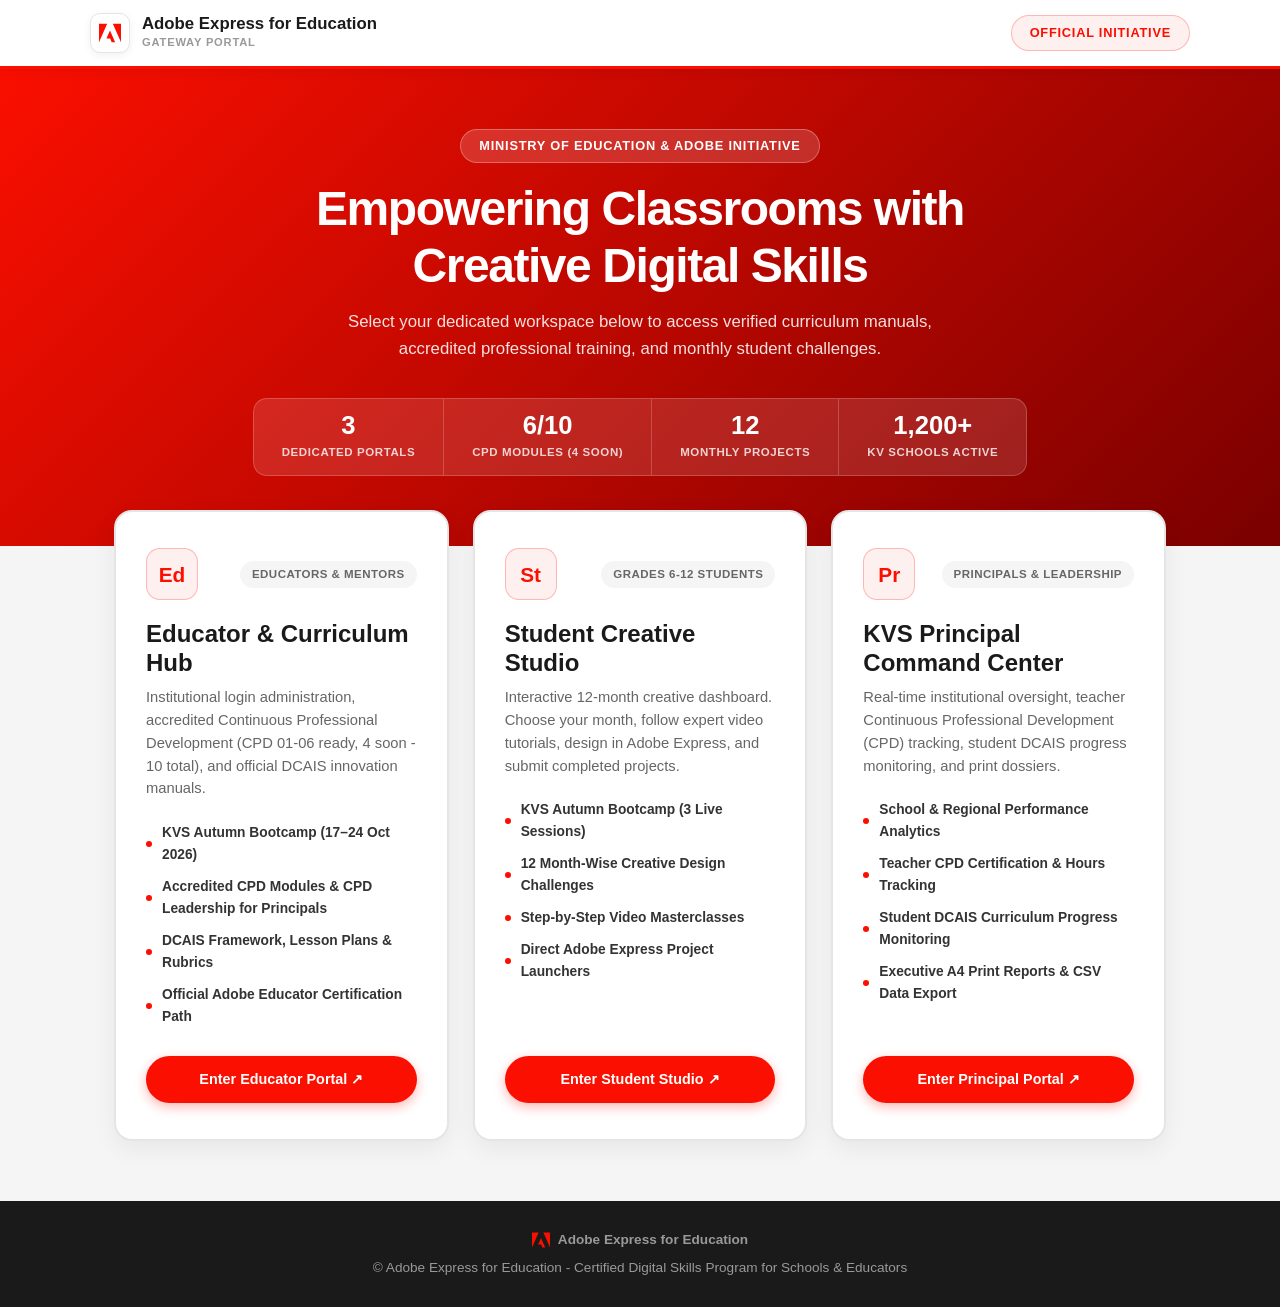
<file: index.html>
<!DOCTYPE html>
<html lang="en">
<head>
<meta charset="UTF-8">
<meta name="viewport" content="width=device-width, initial-scale=1.0">
<title>Adobe Express for Education - Gateway Portal</title>
<meta name="description" content="Official Adobe Express for Education Gateway: Educator Hub and Student Creative Studio.">
<style>
*,*::before,*::after{box-sizing:border-box;margin:0;padding:0}
body{font-family:-apple-system,BlinkMacSystemFont,'Segoe UI',Roboto,Arial,sans-serif;background:#F5F5F5;color:#1A1A1A;line-height:1.6;min-height:100vh;display:flex;flex-direction:column}

/* HEADER */
.hdr{background:#FFF;border-bottom:3px solid #FA0F00;padding:0 24px;position:sticky;top:0;z-index:100;box-shadow:0 2px 12px rgba(0,0,0,.08)}
.hdr-in{max-width:1100px;margin:0 auto;display:flex;align-items:center;justify-content:space-between;height:66px}
.brand{display:flex;align-items:center;gap:12px;text-decoration:none;color:inherit}
.brand-ico{width:40px;height:40px;border-radius:10px;background:#FFF;border:1.5px solid #E5E5E5;display:flex;align-items:center;justify-content:center;flex-shrink:0;box-shadow:0 2px 8px rgba(0,0,0,.06);transition:all .18s ease}
.brand:hover .brand-ico{border-color:#FA0F00;transform:scale(1.05);box-shadow:0 4px 12px rgba(250,15,0,.15)}
.brand-name{font-size:1.05rem;font-weight:800;color:#1A1A1A;line-height:1.2}
.brand-sub{font-size:.7rem;font-weight:600;color:#999;text-transform:uppercase;letter-spacing:.07em}
.hdr-pill{background:#FFF0F0;color:#FA0F00;border:1.5px solid rgba(250,15,0,.25);padding:7px 18px;border-radius:9999px;font-size:.8rem;font-weight:800;text-transform:uppercase;letter-spacing:.06em}

/* HERO */
.hero{background:linear-gradient(135deg,#FA0F00 0%,#7A0000 100%);color:#FFF;padding:60px 24px 70px;text-align:center}
.hero-in{max-width:820px;margin:0 auto}
.hero-badge{display:inline-block;background:rgba(255,255,255,.16);border:1px solid rgba(255,255,255,.28);color:#FFF;padding:6px 18px;border-radius:9999px;font-size:.8rem;font-weight:800;text-transform:uppercase;letter-spacing:.06em;margin-bottom:18px}
.hero h1{font-size:clamp(2rem,4.5vw,3rem);font-weight:900;letter-spacing:-.03em;line-height:1.18;margin-bottom:14px}
.hero p{font-size:1.05rem;color:rgba(255,255,255,.88);max-width:640px;margin:0 auto 36px;line-height:1.6}

.hero-stats{display:flex;justify-content:center;flex-wrap:wrap;background:rgba(255,255,255,.12);border:1px solid rgba(255,255,255,.2);border-radius:14px;width:fit-content;margin:0 auto}
.hstat{padding:14px 28px;text-align:center;border-right:1px solid rgba(255,255,255,.2)}
.hstat:last-child{border-right:none}
.hstat-n{display:block;font-size:1.6rem;font-weight:900;line-height:1}
.hstat-l{display:block;font-size:.72rem;font-weight:700;opacity:.8;text-transform:uppercase;letter-spacing:.05em;margin-top:4px}

/* MAIN PORTAL SELECTOR */
.main{max-width:1100px;margin:-36px auto 60px;padding:0 24px;width:100%;flex:1}
.portal-grid{display:grid;grid-template-columns:repeat(auto-fit,minmax(320px,1fr));gap:24px}

.portal-card{background:#FFF;border:2px solid #E5E5E5;border-radius:18px;padding:36px 30px;display:flex;flex-direction:column;justify-content:space-between;text-decoration:none;color:inherit;transition:all .25s ease;box-shadow:0 8px 24px rgba(0,0,0,.06);position:relative;overflow:hidden}
.portal-card::before{content:'';position:absolute;top:0;left:0;right:0;height:5px;background:#FA0F00;transform:scaleX(0);transition:transform .25s ease;transform-origin:left}
.portal-card:hover{border-color:#FA0F00;transform:translateY(-5px);box-shadow:0 16px 36px rgba(250,15,0,.14)}
.portal-card:hover::before{transform:scaleX(1)}

.pc-top{display:flex;align-items:center;justify-content:space-between;margin-bottom:20px}
.pc-ico{width:52px;height:52px;border-radius:14px;background:#FFF0F0;border:1.5px solid rgba(250,15,0,.25);color:#FA0F00;display:flex;align-items:center;justify-content:center;font-size:1.3rem;font-weight:900}
.pc-tag{background:#F5F5F5;color:#666;font-size:.72rem;font-weight:800;padding:4px 12px;border-radius:9999px;text-transform:uppercase;letter-spacing:.04em}

.portal-card h2{font-size:1.5rem;font-weight:900;color:#1A1A1A;margin-bottom:8px;line-height:1.2}
.portal-card p{font-size:.92rem;color:#666;line-height:1.55;margin-bottom:22px}

.pc-features{list-style:none;display:flex;flex-direction:column;gap:10px;margin-bottom:28px}
.pc-features li{display:flex;align-items:center;gap:10px;font-size:.86rem;font-weight:700;color:#333}
.pc-bullet{width:6px;height:6px;border-radius:50%;background:#FA0F00;flex-shrink:0}

.pc-btn{display:flex;align-items:center;justify-content:center;gap:8px;background:#FA0F00;color:#FFF;padding:12px 24px;border-radius:9999px;font-size:.9rem;font-weight:800;text-decoration:none;transition:all .18s;box-shadow:0 4px 12px rgba(250,15,0,.3)}
.portal-card:hover .pc-btn{background:#D00C00}

/* FOOTER */
footer{background:#1A1A1A;padding:28px 24px;text-align:center;color:#999;font-size:.85rem;margin-top:auto}

@media(max-width:768px){
  .hero{padding:40px 18px 50px}
  .hero h1{font-size:1.8rem}
  .hero-stats{width:100%}
  .hstat{flex:1;border-right:none;border-bottom:1px solid rgba(255,255,255,.15);padding:10px 16px}
  .hstat:last-child{border-bottom:none}
  .main{margin-top:-20px;padding:0 16px}
  .portal-card{padding:26px 20px}
}
</style>
<link rel="icon" href="data:image/svg+xml,<svg xmlns='http://www.w3.org/2000/svg' viewBox='0 0 100 100'><rect width='100' height='100' rx='20' fill='%23FA0F00'/><text y='.9em' font-size='72' x='15' fill='white' font-weight='900'>A</text></svg>">
</head>
<body>

<header class="hdr">
  <div class="hdr-in">
    <div class="brand">
      <div class="brand-ico" aria-label="Adobe">
        <svg role="img" viewBox="0 0 24 24" xmlns="http://www.w3.org/2000/svg" width="22" height="22" fill="#FA0F00" aria-hidden="true" style="display:block;">
          <path d="M15.1 2H24v20L15.1 2zM8.9 2H0v20L8.9 2zM12 9.4L17.6 22h-3.8l-1.6-4H8.1L12 9.4z"/>
        </svg>
      </div>
      <div>
        <div class="brand-name">Adobe Express for Education</div>
        <div class="brand-sub">Gateway Portal</div>
      </div>
    </div>
    <div class="hdr-pill">Official Initiative</div>
  </div>
</header>

<div class="hero">
  <div class="hero-in">
    <div class="hero-badge">Ministry of Education &amp; Adobe Initiative</div>
    <h1>Empowering Classrooms with Creative Digital Skills</h1>
    <p>Select your dedicated workspace below to access verified curriculum manuals, accredited professional training, and monthly student challenges.</p>
    <div class="hero-stats">
      <div class="hstat"><span class="hstat-n">3</span><span class="hstat-l">Dedicated Portals</span></div>
      <div class="hstat"><span class="hstat-n">6/10</span><span class="hstat-l">CPD Modules (4 Soon)</span></div>
      <div class="hstat"><span class="hstat-n">12</span><span class="hstat-l">Monthly Projects</span></div>
      <div class="hstat"><span class="hstat-n">1,200+</span><span class="hstat-l">KV Schools Active</span></div>
    </div>
  </div>
</div>

<main class="main">
  <div class="portal-grid">

    <!-- TEACHER PORTAL CARD -->
    <a href="teacher/" class="portal-card">
      <div>
        <div class="pc-top">
          <div class="pc-ico">Ed</div>
          <span class="pc-tag">Educators &amp; Mentors</span>
        </div>
        <h2>Educator &amp; Curriculum Hub</h2>
        <p>Institutional login administration, accredited Continuous Professional Development (CPD 01-06 ready, 4 soon - 10 total), and official DCAIS innovation manuals.</p>
        <ul class="pc-features">
          <li><span class="pc-bullet"></span>KVS Autumn Bootcamp (17–24 Oct 2026)</li>
          <li><span class="pc-bullet"></span>Accredited CPD Modules &amp; CPD Leadership for Principals</li>
          <li><span class="pc-bullet"></span>DCAIS Framework, Lesson Plans &amp; Rubrics</li>
          <li><span class="pc-bullet"></span>Official Adobe Educator Certification Path</li>
        </ul>
      </div>
      <div class="pc-btn">Enter Educator Portal &#8599;</div>
    </a>

    <!-- STUDENT PORTAL CARD -->
    <a href="student/" class="portal-card">
      <div>
        <div class="pc-top">
          <div class="pc-ico">St</div>
          <span class="pc-tag">Grades 6-12 Students</span>
        </div>
        <h2>Student Creative Studio</h2>
        <p>Interactive 12-month creative dashboard. Choose your month, follow expert video tutorials, design in Adobe Express, and submit completed projects.</p>
        <ul class="pc-features">
          <li><span class="pc-bullet"></span>KVS Autumn Bootcamp (3 Live Sessions)</li>
          <li><span class="pc-bullet"></span>12 Month-Wise Creative Design Challenges</li>
          <li><span class="pc-bullet"></span>Step-by-Step Video Masterclasses</li>
          <li><span class="pc-bullet"></span>Direct Adobe Express Project Launchers</li>
        </ul>
      </div>
      <div class="pc-btn">Enter Student Studio &#8599;</div>
    </a>

    <!-- PRINCIPAL PORTAL CARD -->
    <a href="principal/" class="portal-card">
      <div>
        <div class="pc-top">
          <div class="pc-ico">Pr</div>
          <span class="pc-tag">Principals &amp; Leadership</span>
        </div>
        <h2>KVS Principal Command Center</h2>
        <p>Real-time institutional oversight, teacher Continuous Professional Development (CPD) tracking, student DCAIS progress monitoring, and print dossiers.</p>
        <ul class="pc-features">
          <li><span class="pc-bullet"></span>School &amp; Regional Performance Analytics</li>
          <li><span class="pc-bullet"></span>Teacher CPD Certification &amp; Hours Tracking</li>
          <li><span class="pc-bullet"></span>Student DCAIS Curriculum Progress Monitoring</li>
          <li><span class="pc-bullet"></span>Executive A4 Print Reports &amp; CSV Data Export</li>
        </ul>
      </div>
      <div class="pc-btn">Enter Principal Portal &#8599;</div>
    </a>

  </div>
</main>

<footer>
  <div style="display:flex;align-items:center;justify-content:center;gap:8px;margin-bottom:6px;"><svg role="img" viewBox="0 0 24 24" xmlns="http://www.w3.org/2000/svg" width="18" height="18" fill="#FA0F00" aria-hidden="true" style="vertical-align:middle;display:inline-block;"><path d="M15.1 2H24v20L15.1 2zM8.9 2H0v20L8.9 2zM12 9.4L17.6 22h-3.8l-1.6-4H8.1L12 9.4z"/></svg> <strong>Adobe Express for Education</strong></div>
  <p>&copy; Adobe Express for Education - Certified Digital Skills Program for Schools &amp; Educators</p>
</footer>

</body>
</html>
</file>
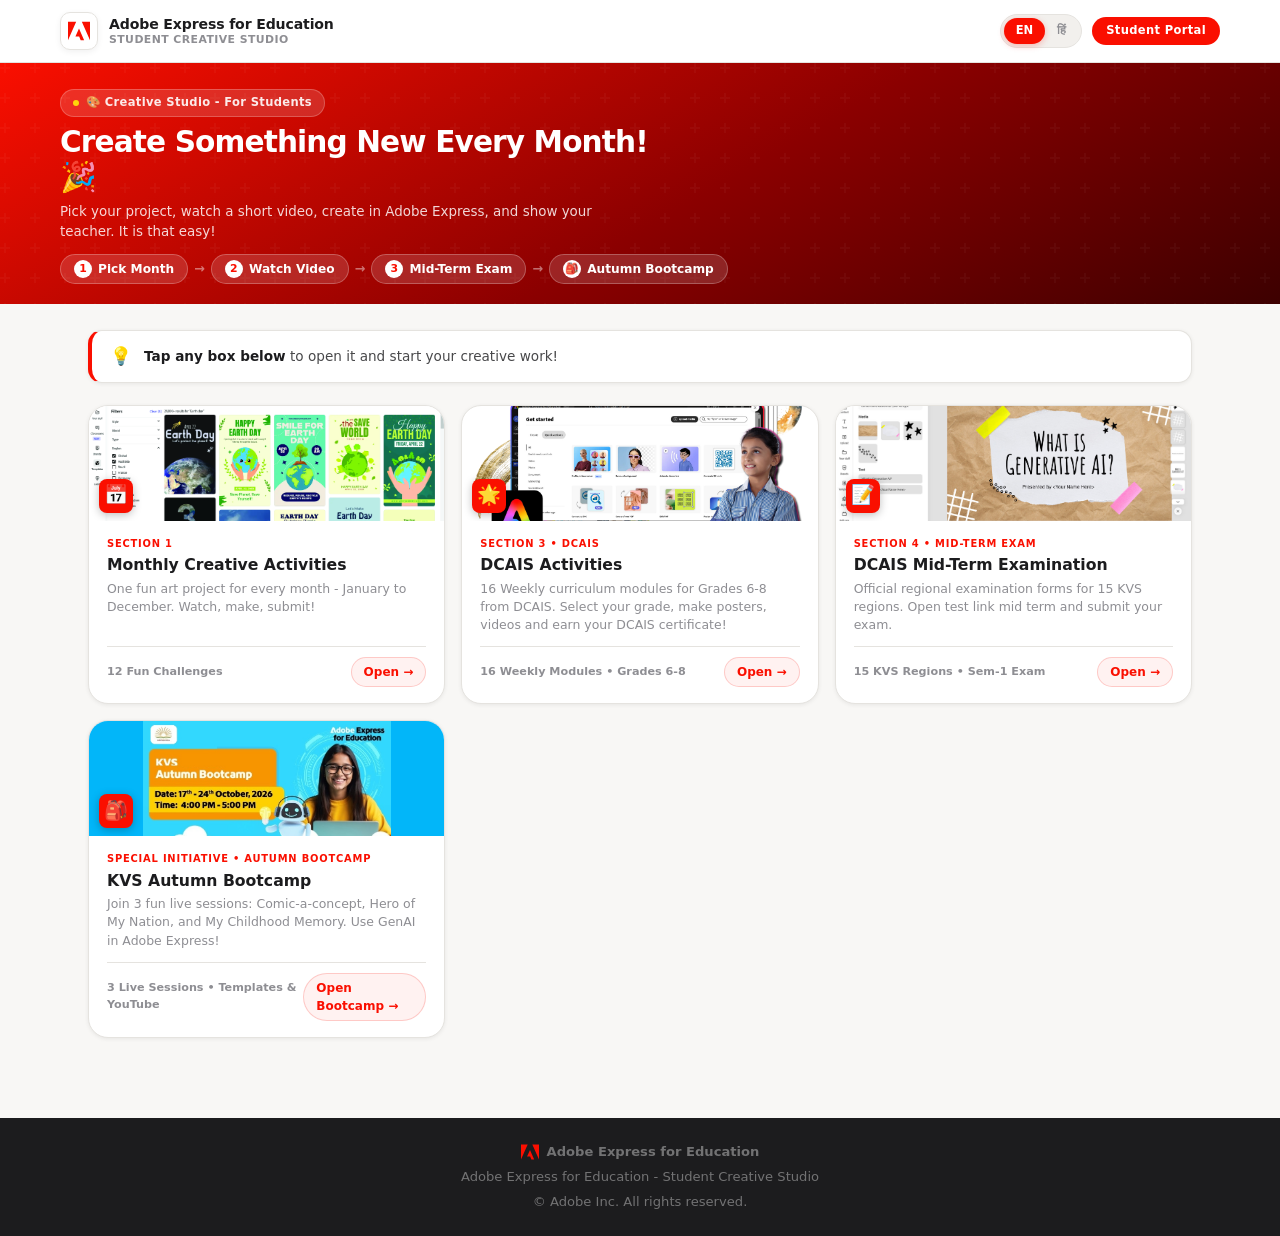
<file: student/index.html>
<!DOCTYPE html>
<html lang="en">
<head>
<meta charset="UTF-8">
<meta name="viewport" content="width=device-width, initial-scale=1.0, viewport-fit=cover">
<title>Student Creative Studio - Adobe Express for Education</title>
<meta name="description" content="Your 12-month creative journey with Adobe Express.">
<meta name="robots" content="noindex">
<meta http-equiv="Cache-Control" content="no-cache, no-store, must-revalidate">
<meta http-equiv="Pragma" content="no-cache">
<meta http-equiv="Expires" content="0">
<link rel="icon" href="data:image/svg+xml,<svg xmlns='http://www.w3.org/2000/svg' viewBox='0 0 100 100'><rect width='100' height='100' rx='20' fill='%23FA0F00'/><text y='.9em' font-size='72' x='15' fill='white' font-weight='900'>A</text></svg>">
<style>
*,*::before,*::after{box-sizing:border-box;margin:0;padding:0}
html{scroll-behavior:smooth;font-size:16px}
body{font-family:'Segoe UI',system-ui,-apple-system,sans-serif;background:#F8F7F5;color:#1C1C1E;line-height:1.5;min-height:100vh}
:root{
  --red:#FA0F00;--red-dk:#C00A00;--red-bg:#FFF2F1;--red-border:rgba(250,15,0,.18);
  --ink:#1C1C1E;--ink-2:#48484A;--ink-3:#8E8E93;
  --surface:#FFFFFF;--surface-2:#F8F7F5;--surface-3:#F2F0ED;
  --border:#E5E3DF;
  --radius-sm:8px;--radius:14px;--radius-lg:20px;
  --shadow-sm:0 1px 4px rgba(0,0,0,.07);
  --shadow:0 4px 16px rgba(0,0,0,.09);
  --shadow-lg:0 12px 40px rgba(0,0,0,.12);
}
/* HEADER */
.hdr{position:sticky;top:0;z-index:200;background:rgba(255,255,255,.94);backdrop-filter:blur(18px);-webkit-backdrop-filter:blur(18px);border-bottom:1px solid var(--border);padding:0 28px}
.hdr-in{max-width:1160px;margin:0 auto;height:62px;display:flex;align-items:center;justify-content:space-between;gap:12px}
.brand{display:flex;align-items:center;gap:11px;text-decoration:none;color:inherit;cursor:pointer}
.brand-mark{width:38px;height:38px;border-radius:10px;background:#FFF;border:1.5px solid var(--border);display:flex;align-items:center;justify-content:center;flex-shrink:0;box-shadow:0 2px 6px rgba(0,0,0,.06);transition:all .18s ease}
.brand:hover .brand-mark{border-color:var(--red);transform:scale(1.05);box-shadow:0 4px 12px rgba(250,15,0,.15)}
.brand-text{line-height:1.2}
.brand-name{font-size:.88rem;font-weight:700;color:var(--ink);letter-spacing:-.01em}
.brand-sub{font-size:.68rem;font-weight:600;color:var(--ink-3);letter-spacing:.04em;text-transform:uppercase}
.hdr-right{display:flex;align-items:center;gap:10px}
.hdr-badge{background:var(--red);color:#FFF;font-size:.72rem;font-weight:700;padding:5px 14px;border-radius:999px;letter-spacing:.03em}
/* LANGUAGE TOGGLE */
.lang-toggle{display:flex;align-items:center;gap:0;background:var(--surface-3);border:1.5px solid var(--border);border-radius:999px;padding:3px;cursor:pointer}
.lang-btn{padding:4px 12px;border-radius:999px;font-size:.72rem;font-weight:800;color:var(--ink-3);transition:all .18s;user-select:none}
.lang-btn.active{background:var(--red);color:#FFF;box-shadow:0 2px 6px rgba(250,15,0,.25)}
/* HERO - COMPACT */
.hero{background:linear-gradient(150deg,#FA0F00 0%,#8B0000 55%,#3D0000 100%);color:#FFF;padding:26px 28px 20px;position:relative;overflow:hidden}
.hero::before{content:'';position:absolute;inset:0;background:url("data:image/svg+xml,%3Csvg width='60' height='60' viewBox='0 0 60 60' xmlns='http://www.w3.org/2000/svg'%3E%3Cg fill='none' fill-rule='evenodd'%3E%3Cg fill='%23FFFFFF' fill-opacity='0.03'%3E%3Cpath d='M36 34v-4h-2v4h-4v2h4v4h2v-4h4v-2h-4zm0-30V0h-2v4h-4v2h4v4h2V6h4V4h-4zM6 34v-4H4v4H0v2h4v4h2v-4h4v-2H6zM6 4V0H4v4H0v2h4v4h2V6h4V4H6z'/%3E%3C/g%3E%3C/g%3E%3C/svg%3E");pointer-events:none}
.hero-in{max-width:1160px;margin:0 auto;position:relative;display:flex;align-items:center;justify-content:space-between;gap:18px;flex-wrap:wrap}
.hero-left{flex:1;min-width:0}
.hero-tag{display:inline-flex;align-items:center;gap:7px;background:rgba(255,255,255,.14);border:1px solid rgba(255,255,255,.22);color:rgba(255,255,255,.9);font-size:.72rem;font-weight:700;padding:4px 12px;border-radius:999px;margin-bottom:8px;letter-spacing:.03em}
.hero-tag-dot{width:6px;height:6px;border-radius:50%;background:#FFD60A}
.hero h1{font-size:clamp(1.3rem,2.8vw,1.85rem);font-weight:900;letter-spacing:-.03em;line-height:1.2;margin-bottom:6px;max-width:620px}
.hero-sub{font-size:.84rem;color:rgba(255,255,255,.84);max-width:540px;line-height:1.5;margin-bottom:12px}
.flow{display:flex;align-items:center;gap:6px;flex-wrap:wrap}
.flow-step{display:inline-flex;align-items:center;gap:6px;background:rgba(255,255,255,.14);border:1px solid rgba(255,255,255,.25);padding:5px 13px;border-radius:999px;font-size:.76rem;font-weight:700;color:#FFF;white-space:nowrap;cursor:pointer;user-select:none;transition:all .2s cubic-bezier(.16,1,.3,1)}
.flow-step:hover{background:rgba(255,255,255,.28);border-color:rgba(255,255,255,.6);transform:translateY(-2px);box-shadow:0 4px 12px rgba(0,0,0,.25)}
.flow-step:hover .flow-n{transform:scale(1.1);box-shadow:0 2px 6px rgba(0,0,0,.2)}
.flow-step:active{transform:translateY(0);background:rgba(255,255,255,.38)}
.flow-step:focus-visible{outline:2px solid #FFF;outline-offset:2px}
.flow-n{width:18px;height:18px;border-radius:50%;background:#FFF;color:var(--red);font-size:.68rem;font-weight:900;display:flex;align-items:center;justify-content:center;flex-shrink:0;transition:transform .2s ease}
.flow-arr{color:rgba(255,255,255,.45);font-size:.8rem;font-weight:900}
/* MAIN */
.main{max-width:1160px;margin:0 auto;padding:26px 28px 80px}
/* GUIDE BAR */
.guide{display:flex;align-items:center;gap:12px;background:var(--surface);border:1px solid var(--border);border-left:4px solid var(--red);border-radius:var(--radius);padding:12px 18px;margin-bottom:22px;box-shadow:var(--shadow-sm)}
.guide-icon{font-size:1.1rem;flex-shrink:0}
.guide p{font-size:.85rem;color:var(--ink-2);line-height:1.5}
.guide strong{color:var(--ink)}
/* TILES GRID */
.tiles-grid{display:grid;grid-template-columns:repeat(auto-fill,minmax(300px,1fr));gap:16px}
.tile-card{background:var(--surface);border:1.5px solid var(--border);border-radius:var(--radius-lg);overflow:hidden;cursor:pointer;user-select:none;transition:all .22s cubic-bezier(.16,1,.3,1);box-shadow:var(--shadow-sm);display:flex;flex-direction:column;position:relative}
.tile-img-wrap{overflow:hidden;position:relative;flex-shrink:0;height:115px}
.tile-img{width:100%;height:100%;object-fit:cover;display:block;transition:transform .4s ease}
.tile-card:hover .tile-img{transform:scale(1.05)}
.tile-img-ov{position:absolute;bottom:8px;left:10px;background:var(--red);color:#FFF;font-size:1.2rem;width:34px;height:34px;border-radius:8px;display:flex;align-items:center;justify-content:center;box-shadow:0 2px 8px rgba(0,0,0,.25)}
.tile-body{padding:16px 18px;flex:1;display:flex;flex-direction:column;justify-content:space-between}
.tile-card:hover{border-color:var(--red);transform:translateY(-3px);box-shadow:0 8px 24px rgba(250,15,0,.12)}
.tile-tag{font-size:.62rem;font-weight:800;color:var(--red);text-transform:uppercase;letter-spacing:.08em;margin-bottom:4px}
.tile-title{font-size:.98rem;font-weight:800;color:var(--ink);line-height:1.3;margin-bottom:4px}
.tile-desc{font-size:.78rem;color:var(--ink-3);line-height:1.45;margin-bottom:12px}
.tile-footer{display:flex;align-items:center;justify-content:space-between;padding-top:10px;border-top:1px solid var(--border)}
.tile-hint{font-size:.7rem;color:var(--ink-3);font-weight:600}
.tile-btn{display:inline-flex;align-items:center;gap:5px;background:var(--red-bg);color:var(--red);font-size:.75rem;font-weight:800;padding:5px 12px;border-radius:999px;transition:all .18s;border:1px solid var(--red-border)}
.tile-card:hover .tile-btn{background:var(--red);color:#FFF;border-color:var(--red)}
/* FULL SECTION VIEW */
.section-full-view{display:none;animation:viewFadeIn .28s ease}
@keyframes viewFadeIn{from{opacity:0;transform:translateY(8px)}to{opacity:1;transform:translateY(0)}}
.sec-nav-bar{display:flex;align-items:center;justify-content:space-between;margin-bottom:20px;gap:12px;flex-wrap:wrap}
.back-btn{display:inline-flex;align-items:center;gap:8px;background:var(--surface);color:var(--red);border:1.5px solid var(--red);padding:9px 18px;border-radius:999px;font-size:.84rem;font-weight:800;cursor:pointer;transition:all .18s;box-shadow:var(--shadow-sm)}
.back-btn:hover{background:var(--red);color:#FFF;transform:translateX(-2px)}
.sec-breadcrumb{font-size:.84rem;color:var(--ink-3);font-weight:700}
.sec-breadcrumb strong{color:var(--ink)}
.sec-hero-card{background:var(--surface);border:2px solid var(--red);border-radius:var(--radius-lg);padding:22px 26px;margin-bottom:22px;box-shadow:0 8px 30px rgba(250,15,0,.08);display:flex;align-items:center;gap:18px}
.sec-hero-badge{width:50px;height:50px;border-radius:14px;background:var(--red);color:#FFF;display:flex;align-items:center;justify-content:center;font-size:1.3rem;font-weight:900;flex-shrink:0}
.sec-hero-body{flex:1;min-width:0}
.sec-hero-tag{font-size:.68rem;font-weight:800;color:var(--red);text-transform:uppercase;letter-spacing:.08em;margin-bottom:3px}
.sec-hero-title{font-size:1.45rem;font-weight:900;color:var(--ink);letter-spacing:-.02em;margin-bottom:4px;line-height:1.2}
.sec-hero-desc{font-size:.86rem;color:var(--ink-2);line-height:1.5}
.sec-content-box{background:var(--surface);border:1.5px solid var(--border);border-radius:var(--radius-lg);padding:26px;box-shadow:var(--shadow-sm);margin-bottom:22px}
.sec-bottom-bar{display:flex;align-items:center;justify-content:space-between;padding-top:16px;border-top:1px solid var(--border);gap:12px;flex-wrap:wrap}
/* MONTH PILLS */
.month-pills{display:flex;gap:8px;overflow-x:auto;padding-bottom:12px;margin-bottom:18px;scrollbar-width:thin}
.mp{padding:7px 16px;background:var(--surface-2);border:1.5px solid var(--border);border-radius:999px;font-size:.8rem;font-weight:700;color:var(--ink-2);cursor:pointer;white-space:nowrap;transition:all .18s;flex-shrink:0}
.mp:hover{background:var(--red-bg);border-color:var(--red);color:var(--red)}
.mp.active{background:var(--red);border-color:var(--red);color:#FFF;box-shadow:0 3px 10px rgba(250,15,0,.28)}
.mcard{background:var(--surface-2);border:2px solid var(--red);border-radius:var(--radius);padding:22px;box-shadow:0 4px 18px rgba(250,15,0,.08)}
.mcard-row{display:flex;align-items:flex-start;justify-content:space-between;gap:12px;margin-bottom:10px;flex-wrap:wrap}
.mcard-theme{background:var(--red-bg);color:var(--red);font-size:.72rem;font-weight:800;padding:4px 12px;border-radius:999px;border:1px solid var(--red-border);text-transform:uppercase;letter-spacing:.04em;white-space:nowrap}
.mcard-dur{font-size:.76rem;font-weight:700;color:var(--ink-3);background:var(--surface);padding:4px 12px;border-radius:999px;border:1px solid var(--border);white-space:nowrap}
.mcard h3{font-size:1.25rem;font-weight:900;color:var(--ink);margin-bottom:8px;line-height:1.25;letter-spacing:-.02em}
.mcard p{font-size:.86rem;color:var(--ink-2);line-height:1.65;margin-bottom:16px}
.mcard-skills{display:flex;gap:7px;flex-wrap:wrap;margin-bottom:18px}
.mskill{background:var(--surface);color:var(--ink);border:1px solid var(--border);font-size:.73rem;font-weight:700;padding:3px 10px;border-radius:6px}
.mcard-actions{display:flex;gap:10px;flex-wrap:wrap;padding-top:16px;border-top:1px solid var(--border)}
/* SCHOOL TRACK TOGGLE (NOVEMBER) */
.school-toggle-bar{display:flex;align-items:center;justify-content:space-between;gap:14px;background:#FFF;border:1.5px solid var(--border);border-left:5px solid #003087;border-radius:var(--radius);padding:14px 18px;margin-bottom:16px;box-shadow:var(--shadow-sm);flex-wrap:wrap}
.school-toggle-label{display:flex;align-items:center;gap:10px}
.st-icon{font-size:1.6rem;line-height:1;flex-shrink:0}
.st-sub{font-size:.74rem;color:var(--ink-2);font-weight:500;margin-top:2px}
.school-toggle-pills{display:inline-flex;align-items:center;background:var(--surface-3);border:1.5px solid var(--border);border-radius:999px;padding:3px;gap:3px}
.st-pill{padding:7px 18px;border-radius:999px;font-size:.78rem;font-weight:800;color:var(--ink-2);background:transparent;border:none;cursor:pointer;transition:all .18s;user-select:none;display:inline-flex;align-items:center;gap:6px;line-height:1.2}
.st-pill:hover{color:var(--red)}
.st-pill.active{background:var(--red);color:#FFF;box-shadow:0 2px 8px rgba(0,48,135,.28)}
.mcard-track-badge{font-size:.72rem;font-weight:800;padding:4px 12px;border-radius:999px;letter-spacing:.02em;display:inline-flex;align-items:center;gap:4px}
.mcard-track-badge.track-existing{background:#EEF4FF;color:#003087;border:1px solid rgba(0,48,135,.25)}
.mcard-track-badge.track-new{background:#FFF4ED;color:#D95300;border:1px solid rgba(217,83,0,.3)}
.mcard-track-box{margin:14px 0 16px;padding:12px 16px;border-radius:10px;background:#FFF;border:1.5px dashed var(--border);transition:all .2s ease}
.mcard-track-box.box-existing{border-color:rgba(0,48,135,.35);background:#F8FAFF}
.mcard-track-box.box-new{border-color:rgba(255,102,0,.45);background:#FFFBF7}
.track-box-header{display:flex;align-items:center;gap:12px}
.track-box-icon{font-size:1.5rem;line-height:1}
.track-box-title{font-size:.85rem;font-weight:800;color:var(--ink)}
.track-box-desc{font-size:.76rem;color:var(--ink-2);margin-top:2px;line-height:1.4}

/* BUTTONS */
.btn{display:inline-flex;align-items:center;gap:6px;padding:9px 20px;border-radius:999px;font-size:.82rem;font-weight:700;text-decoration:none;border:none;cursor:pointer;white-space:nowrap;transition:all .16s;line-height:1}
.btn-primary{background:var(--red);color:#FFF;box-shadow:0 2px 8px rgba(250,15,0,.25)}
.btn-primary:hover{background:var(--red-dk);transform:translateY(-1px)}
.btn-outline{background:transparent;color:var(--red);border:1.5px solid var(--red)}
.btn-outline:hover{background:var(--red);color:#FFF}
.btn-dark{background:var(--ink);color:#FFF}
.btn-dark:hover{background:#333;transform:translateY(-1px)}
.btn-ghost{background:var(--surface-2);color:var(--ink-2);border:1.5px solid var(--border)}
.btn-ghost:hover{border-color:var(--red);color:var(--red);background:var(--red-bg)}
.btn-empty{background:var(--surface-3);color:var(--ink-3);border:1.5px dashed var(--border);cursor:not-allowed}
/* RESOURCE GRID */
.rg{display:grid;grid-template-columns:repeat(auto-fill,minmax(280px,1fr));gap:16px}
.rc{background:var(--surface-2);border:1.5px solid var(--border);border-radius:var(--radius);padding:20px;transition:all .18s;display:flex;flex-direction:column;justify-content:space-between}
.rc:hover{border-color:var(--red);background:var(--surface);box-shadow:0 6px 20px rgba(250,15,0,.1);transform:translateY(-2px)}
.rc-badge{display:inline-block;background:var(--red-bg);color:var(--red);font-size:.66rem;font-weight:800;padding:3px 10px;border-radius:999px;margin-bottom:10px;border:1px solid var(--red-border);text-transform:uppercase;letter-spacing:.04em}
.rc h4{font-size:.95rem;font-weight:800;color:var(--ink);margin-bottom:6px;line-height:1.3}
.rc p{font-size:.82rem;color:var(--ink-2);margin-bottom:14px;line-height:1.55}
.rc img.rc-thumb{width:100%;height:100px;object-fit:cover;border-radius:8px;margin-bottom:12px}

/* DCAIS AIM ADVANCED STYLES */
.aim-tip-box{display:flex;align-items:flex-start;gap:12px;background:#FFF6E5;border:1.5px solid #FFE0B2;border-left:5px solid #FF9800;border-radius:var(--radius);padding:14px 18px;margin-bottom:22px}
.aim-tip-ico{font-size:1.8rem;line-height:1;flex-shrink:0}
.aim-tip-txt{font-size:.84rem;color:#5D4037;line-height:1.5}
.aim-tip-txt strong{color:#E65100}

.aim-grade-cards{display:grid;grid-template-columns:repeat(auto-fill,minmax(200px,1fr));gap:14px;margin-bottom:24px}
.aim-gc{background:var(--surface);border:2px solid var(--border);border-radius:var(--radius-lg);padding:22px 18px;text-align:center;cursor:pointer;user-select:none;transition:all .22s cubic-bezier(.16,1,.3,1);box-shadow:var(--shadow-sm);display:flex;flex-direction:column;align-items:center;position:relative}
.aim-gc:hover{border-color:var(--red);transform:translateY(-4px);box-shadow:0 8px 24px rgba(250,15,0,.15)}
.aim-gc.active{border-color:var(--red);background:#FFF8F7;box-shadow:0 8px 24px rgba(250,15,0,.18)}
.aim-gc-icon{width:52px;height:52px;border-radius:50%;background:#FFF0F0;border:1.5px solid rgba(250,15,0,.2);display:flex;align-items:center;justify-content:center;font-size:1.6rem;margin-bottom:12px;transition:all .2s}
.aim-gc:hover .aim-gc-icon{background:var(--red);color:#FFF}
.aim-gc h3{font-size:1.2rem;font-weight:900;color:var(--ink);margin-bottom:3px}
.aim-gc-cnt{font-size:.78rem;color:var(--ink-3);font-weight:700;margin-bottom:12px}
.aim-gc-btn{font-size:.76rem;font-weight:800;color:var(--red);display:inline-flex;align-items:center;gap:4px;border-top:1px solid var(--border);padding-top:10px;width:100%;justify-content:center}
.aim-gc:hover .aim-gc-btn{color:var(--red-dk)}
.aim-gc-hindi{background:#FFF;border:2px solid #FAD2DB;border-radius:var(--radius-lg);padding:24px 18px;text-align:center;cursor:pointer;user-select:none;transition:all .22s cubic-bezier(.16,1,.3,1);box-shadow:0 4px 14px rgba(220,53,69,.08);display:flex;flex-direction:column;align-items:center;position:relative}
.aim-gc-hindi:hover{border-color:var(--red);transform:translateY(-4px);box-shadow:0 8px 24px rgba(250,15,0,.18)}
.aim-gc-hindi-icon{width:56px;height:56px;border-radius:50%;background:#FDE8ED;display:flex;align-items:center;justify-content:center;font-size:1.6rem;color:#E0245E;margin-bottom:12px;box-shadow:0 2px 8px rgba(224,36,94,.12)}
.aim-gc-hindi h3{font-size:1.12rem;font-weight:900;color:var(--ink);margin-bottom:4px;line-height:1.25}
.aim-gc-hindi-cnt{font-size:.78rem;color:var(--ink-3);font-weight:700;margin-bottom:12px}
.aim-gc-hindi-btn{background:var(--red);color:#FFF;font-size:.82rem;font-weight:800;padding:8px 30px;border-radius:999px;border:none;cursor:pointer;box-shadow:0 3px 10px rgba(250,15,0,.3);transition:all .18s;margin-top:auto}
.aim-gc-hindi:hover .aim-gc-hindi-btn{background:var(--red-dk);transform:scale(1.03)}
.aim-sub-filters{display:flex;gap:8px;flex-wrap:wrap;align-items:center}
.aim-sub-btn{padding:5px 14px;border-radius:999px;font-size:.76rem;font-weight:800;border:1.5px solid var(--border);background:var(--surface);color:var(--ink-2);cursor:pointer;transition:all .18s}
.aim-sub-btn:hover{border-color:var(--red);color:var(--red)}
.aim-sub-btn.active{background:var(--red);border-color:var(--red);color:#FFF;box-shadow:0 2px 6px rgba(250,15,0,.25)}

.aim-top-nav{display:flex;align-items:center;justify-content:space-between;gap:12px;background:var(--surface-2);border:1.5px solid var(--border);border-radius:var(--radius);padding:12px 16px;margin-bottom:18px;flex-wrap:wrap}
.aim-back-grade{display:inline-flex;align-items:center;gap:6px;background:var(--surface);color:var(--ink-2);border:1.5px solid var(--border);padding:6px 14px;border-radius:999px;font-size:.78rem;font-weight:800;cursor:pointer;transition:all .18s}
.aim-back-grade:hover{border-color:var(--red);color:var(--red)}
.aim-search{flex:1;min-width:200px;max-width:340px;position:relative}
.aim-search input{width:100%;padding:7px 14px 7px 32px;border:1.5px solid var(--border);border-radius:999px;font-size:.8rem;outline:none;font-family:inherit}
.aim-search input:focus{border-color:var(--red)}
.aim-search::before{content:'🔍';position:absolute;left:10px;top:50%;transform:translateY(-50%);font-size:.78rem;opacity:.5}

.aim-act-grid{display:grid;grid-template-columns:repeat(auto-fill,minmax(280px,1fr));gap:16px}
.aim-card{background:var(--surface);border:1.5px solid var(--border);border-radius:var(--radius-lg);padding:20px;display:flex;flex-direction:column;justify-content:space-between;transition:all .22s;box-shadow:var(--shadow-sm);position:relative}
.aim-card:hover{border-color:var(--red);transform:translateY(-3px);box-shadow:0 8px 24px rgba(250,15,0,.12)}
.aim-badge{display:inline-block;background:var(--red-bg);color:var(--red);font-size:.65rem;font-weight:800;padding:3px 10px;border-radius:999px;border:1px solid var(--red-border);text-transform:uppercase;letter-spacing:.04em;margin-bottom:8px}
.aim-title{font-size:.96rem;font-weight:800;color:var(--ink);margin-bottom:6px;line-height:1.35}
.aim-skills{font-size:.76rem;color:var(--red-dk);font-weight:700;margin-bottom:8px;line-height:1.4}
.aim-instr{font-size:.78rem;color:var(--ink-2);line-height:1.5;margin-bottom:14px;flex:1}
.aim-actions{display:flex;flex-direction:column;gap:7px;padding-top:12px;border-top:1px solid var(--border)}

/* Skill Bar */
.sbar{height:6px;background:var(--border);border-radius:999px;overflow:hidden;margin-bottom:14px}
.sbar-fill{height:100%;background:linear-gradient(90deg,var(--red),#FF6040);border-radius:999px}
/* Portfolio Stats */
.pstats{display:grid;grid-template-columns:repeat(auto-fill,minmax(160px,1fr));gap:12px;margin-bottom:24px}
.pstat{background:var(--surface-2);border:1.5px solid var(--border);border-radius:var(--radius);padding:16px 14px;text-align:center}
.pstat-n{font-size:1.9rem;font-weight:900;color:var(--red);line-height:1.1}
.pstat-l{font-size:.7rem;font-weight:700;color:var(--ink-3);text-transform:uppercase;letter-spacing:.04em;margin-top:4px}
/* Achievements */
.ach-grid{display:grid;grid-template-columns:repeat(auto-fill,minmax(200px,1fr));gap:14px}
.ac{background:var(--surface-2);border:1.5px solid var(--border);border-radius:var(--radius);padding:20px 16px;text-align:center;transition:all .18s}
.ac.earned{background:var(--red-bg);border-color:var(--red-border)}
.ac:hover{transform:translateY(-2px);box-shadow:var(--shadow)}
.ac-icon{width:44px;height:44px;border-radius:50%;margin:0 auto 12px;display:flex;align-items:center;justify-content:center;font-size:1rem;font-weight:900}
.ac.earned .ac-icon{background:var(--red);color:#FFF}
.ac.locked .ac-icon{background:var(--border);color:var(--ink-3)}
.ac h4{font-size:.9rem;font-weight:800;color:var(--ink);margin-bottom:4px}
.ac p{font-size:.74rem;color:var(--ink-3);line-height:1.45;margin-bottom:10px}
.ac-tag{font-size:.66rem;font-weight:800;padding:3px 12px;border-radius:999px;text-transform:uppercase}
.ac.earned .ac-tag{background:var(--red);color:#FFF}
.ac.locked .ac-tag{background:var(--border);color:var(--ink-3)}
/* Tools */
.tools{display:grid;grid-template-columns:repeat(auto-fill,minmax(130px,1fr));gap:12px}
.tool{display:flex;flex-direction:column;align-items:center;background:var(--surface-2);border:1.5px solid var(--border);border-radius:var(--radius);padding:18px 10px;text-align:center;text-decoration:none;color:inherit;transition:all .18s}
.tool:hover{border-color:var(--red);background:var(--red-bg);transform:translateY(-2px);box-shadow:0 6px 16px rgba(250,15,0,.1)}
.tool-ico{width:38px;height:38px;border-radius:10px;background:var(--surface);border:1px solid var(--border);display:flex;align-items:center;justify-content:center;color:var(--red);font-weight:900;font-size:.88rem;margin-bottom:8px}
.tool h4{font-size:.82rem;font-weight:800;color:var(--ink);margin-bottom:2px}
.tool span{font-size:.7rem;color:var(--ink-3)}
/* FOOTER */
footer{background:var(--ink);padding:24px;text-align:center;color:rgba(255,255,255,.38);font-size:.82rem}
footer p+p{margin-top:5px}
/* RESPONSIVE */
@media(max-width:760px){
  .hdr{padding:0 16px}
  .hero{padding:20px 16px 16px}
  .main{padding:20px 14px 60px}
  .tiles-grid{grid-template-columns:1fr}
  .flow{flex-direction:column;align-items:flex-start}
  .flow-arr{display:none}
  .sec-hero-card{flex-direction:column;align-items:flex-start;padding:18px}
  .sec-content-box{padding:18px 14px}
  .mcard-row{flex-direction:column}
  .mcard-actions{flex-direction:column}
  .aim-top-nav{flex-direction:column;align-items:stretch}
  .aim-search{max-width:100%}
}

/* DCAIS Weekly Modules & Month Tabs */
.aim-month-tabs{display:flex;gap:8px;overflow-x:auto;padding-bottom:10px;margin-bottom:18px;scrollbar-width:thin}
.aim-month-btn{padding:7px 16px;border-radius:999px;font-size:.8rem;font-weight:700;border:1.5px solid var(--border);background:var(--surface);color:var(--ink-2);cursor:pointer;white-space:nowrap;transition:all .18s;flex-shrink:0}
.aim-month-btn:hover{border-color:var(--red);color:var(--red);background:var(--red-bg)}
.aim-month-btn.active{background:var(--red);border-color:var(--red);color:#FFF;box-shadow:0 3px 10px rgba(250,15,0,.28)}
.aim-weekly-grid{display:grid;grid-template-columns:repeat(auto-fill,minmax(320px,1fr));gap:20px}
.aim-weekly-card{background:var(--surface);border:1.5px solid var(--border);border-radius:var(--radius-lg);padding:22px;display:flex;flex-direction:column;justify-content:space-between;transition:all .22s cubic-bezier(.16,1,.3,1);box-shadow:var(--shadow-sm);position:relative}
.aim-weekly-card:hover{border-color:var(--red);transform:translateY(-3px);box-shadow:0 10px 28px rgba(250,15,0,.12)}
.aim-card-header{display:flex;align-items:flex-start;justify-content:space-between;gap:8px;margin-bottom:10px}
.aim-week-badge{background:var(--red-bg);color:var(--red);font-size:.72rem;font-weight:800;padding:4px 12px;border-radius:999px;border:1px solid var(--red-border);text-transform:uppercase;letter-spacing:.03em;white-space:nowrap}
.aim-mod-badge{background:var(--surface-3);color:var(--ink-2);font-size:.7rem;font-weight:700;padding:4px 10px;border-radius:999px;border:1px solid var(--border)}
.aim-card-modname{font-size:.78rem;font-weight:700;color:var(--ink-3);margin-bottom:4px;text-transform:uppercase;letter-spacing:.03em}
.aim-card-actname{font-size:1.1rem;font-weight:900;color:var(--ink);margin-bottom:8px;line-height:1.3}
.aim-card-section-title{font-size:.72rem;font-weight:800;color:var(--red);text-transform:uppercase;letter-spacing:.05em;margin:10px 0 4px}
.aim-card-outcomes{font-size:.78rem;color:var(--ink-2);line-height:1.5;margin-bottom:8px;background:var(--surface-2);border-radius:8px;padding:10px 12px;border:1px solid var(--border)}
.aim-card-instr{font-size:.78rem;color:var(--ink-2);line-height:1.5;margin-bottom:10px;white-space:pre-line}
.aim-card-skills{display:flex;flex-wrap:wrap;gap:6px;margin-bottom:14px}
.aim-skill-pill{background:#FFF0F0;color:#FA0F00;font-size:.7rem;font-weight:700;padding:3px 10px;border-radius:6px;border:1px solid rgba(250,15,0,.15)}
@keyframes fadeIn{from{opacity:0;transform:translateY(-4px)}to{opacity:1;transform:translateY(0)}}
.tile-toggle-btn{width:100%;height:36px;display:flex;align-items:center;justify-content:space-between;padding:0 12px;background:var(--surface-2);border:1.5px solid var(--border);border-radius:var(--radius-sm);color:var(--ink-2);font-size:.78rem;font-weight:700;cursor:pointer;transition:all .18s ease;margin-top:4px}
.tile-toggle-btn:hover{background:var(--surface-3);color:var(--ink);border-color:rgba(0,0,0,0.2)}

/* DCAIS MID-TERM EXAM STYLES */
.exam-meta-banner{display:flex;align-items:center;justify-content:space-between;background:linear-gradient(135deg,#FFF2F1 0%,#FFF8F7 100%);border:1.5px solid var(--red-border);border-radius:var(--radius);padding:18px 22px;margin-bottom:24px;gap:16px;flex-wrap:wrap}
.exam-meta-title{font-size:1.05rem;font-weight:900;color:var(--ink);display:flex;align-items:center;gap:10px}
.exam-meta-badges{display:flex;gap:8px;flex-wrap:wrap}
.exam-pill{font-size:.74rem;font-weight:800;padding:4px 12px;border-radius:999px;background:#FFF;border:1px solid var(--red-border);color:var(--red)}
.exam-search-bar{display:flex;align-items:center;justify-content:space-between;gap:12px;margin-bottom:20px;flex-wrap:wrap}
.exam-search-box{flex:1;min-width:240px;position:relative}
.exam-search-box input{width:100%;padding:9px 16px 9px 36px;border:1.5px solid var(--border);border-radius:999px;font-size:.84rem;outline:none;font-family:inherit}
.exam-search-box input:focus{border-color:var(--red)}
.exam-search-box::before{content:'🔍';position:absolute;left:12px;top:50%;transform:translateY(-50%);font-size:.82rem;opacity:.5}
.exam-region-grid{display:grid;grid-template-columns:repeat(auto-fill,minmax(290px,1fr));gap:16px}
.exam-region-card{background:var(--surface);border:1.5px solid var(--border);border-radius:var(--radius-lg);padding:20px;display:flex;flex-direction:column;justify-content:space-between;transition:all .22s;box-shadow:var(--shadow-sm);position:relative;overflow:hidden}
.exam-region-card:hover{border-color:var(--red);transform:translateY(-3px);box-shadow:0 8px 24px rgba(250,15,0,.12)}
.exam-region-head{display:flex;align-items:center;gap:12px;margin-bottom:10px}
.exam-region-icon{width:46px;height:46px;border-radius:12px;background:#FFF0F0;border:1.5px solid rgba(250,15,0,.2);display:flex;align-items:center;justify-content:center;font-size:1.45rem;flex-shrink:0}
.exam-region-title{font-size:1.08rem;font-weight:900;color:var(--ink);line-height:1.2}
.exam-region-sub{font-size:.74rem;font-weight:700;color:var(--ink-3);text-transform:uppercase;letter-spacing:.04em;margin-top:2px}
.exam-region-actions{display:flex;flex-direction:column;gap:8px;margin-top:16px;padding-top:14px;border-top:1px solid var(--border)}
.exam-guidelines-box{background:#FFFBEB;border:1.5px solid #FDE68A;border-left:5px solid #F59E0B;border-radius:var(--radius);padding:16px 20px;margin-bottom:22px}
.exam-guidelines-title{font-size:.95rem;font-weight:900;color:#92400E;display:flex;align-items:center;gap:8px;margin-bottom:8px}
.exam-guidelines-list{list-style:none;display:flex;flex-direction:column;gap:6px;font-size:.82rem;color:#78350F;line-height:1.5}
.exam-guidelines-list li{display:flex;align-items:flex-start;gap:8px}
.exam-toast{position:fixed;bottom:24px;right:24px;z-index:9999;background:var(--ink);color:#FFF;padding:12px 22px;border-radius:999px;font-size:.84rem;font-weight:800;box-shadow:0 8px 30px rgba(0,0,0,.25);display:flex;align-items:center;gap:10px;animation:toastIn .25s ease}
@keyframes toastIn{from{opacity:0;transform:translateY(10px)}to{opacity:1;transform:translateY(0)}}

/* ===== AUTUMN BOOTCAMP STYLES ===== */
.bc-hero-banner { background: linear-gradient(135deg, #0F172A 0%, #1E293B 50%, #334155 100%); color: #FFF; border-radius: var(--radius-lg); padding: 28px 32px; margin-bottom: 24px; display: flex; align-items: center; justify-content: space-between; gap: 24px; flex-wrap: wrap; box-shadow: 0 10px 30px rgba(15,23,42,0.18); position: relative; overflow: hidden; }
.bc-hero-banner::before { content: ''; position: absolute; top: -50px; right: -50px; width: 220px; height: 220px; border-radius: 50%; background: rgba(250,15,0,0.15); filter: blur(50px); pointer-events: none; }
.bc-poster-thumb { width: 280px; max-width: 100%; height: auto; aspect-ratio: 723 / 335; border-radius: 12px; object-fit: contain; border: 2.5px solid rgba(255,255,255,0.4); box-shadow: 0 8px 24px rgba(0,0,0,0.3); flex-shrink: 0; cursor: pointer; transition: transform .25s ease; background: #02B6F9; }
.tile-card[data-section="bootcamp"] .tile-img-wrap { background: #02B6F9; }
.tile-card[data-section="bootcamp"] .tile-img { object-fit: contain; background: #02B6F9; }
.bc-poster-thumb:hover { transform: scale(1.04); }
.bc-tag-pill { display: inline-flex; align-items: center; gap: 6px; background: rgba(250,15,0,0.2); border: 1px solid rgba(250,15,0,0.4); color: #FF8577; padding: 4px 12px; border-radius: 999px; font-size: .75rem; font-weight: 800; letter-spacing: .05em; text-transform: uppercase; margin-bottom: 10px; }
.bc-timing-pill { display: inline-flex; align-items: center; gap: 6px; background: rgba(255,255,255,0.12); border: 1px solid rgba(255,255,255,0.22); color: #FFF; padding: 5px 14px; border-radius: 999px; font-size: .8rem; font-weight: 800; margin-bottom: 12px; }
.bc-guide-box { background: #FFF; border: 1.5px solid var(--border); border-left: 5px solid #FA0F00; border-radius: var(--radius); padding: 18px 22px; margin-bottom: 24px; box-shadow: var(--shadow-sm); }
.bc-flow-steps { display: grid; grid-template-columns: repeat(auto-fit, minmax(200px, 1fr)); gap: 12px; margin-top: 14px; }
.bc-step-item { background: var(--surface-2); border: 1px solid var(--border); border-radius: 10px; padding: 12px 14px; display: flex; align-items: center; gap: 10px; font-size: .84rem; font-weight: 700; color: var(--ink); }
.bc-step-num { width: 28px; height: 28px; border-radius: 50%; background: #FA0F00; color: #FFF; font-size: .8rem; font-weight: 900; display: flex; align-items: center; justify-content: center; flex-shrink: 0; }
.bc-sessions-grid { display: grid; grid-template-columns: repeat(auto-fit, minmax(320px, 1fr)); gap: 20px; margin-bottom: 28px; }
.bc-card { background: var(--surface); border: 2px solid var(--border); border-radius: var(--radius-lg); overflow: hidden; display: flex; flex-direction: column; justify-content: space-between; transition: all .25s ease; box-shadow: var(--shadow-sm); }
.bc-card:hover { transform: translateY(-4px); box-shadow: 0 12px 32px rgba(0,0,0,0.1); }
.bc-card.session-1 { border-top: 6px solid #0284C7; }
.bc-card.session-1:hover { border-color: #0284C7; }
.bc-card.session-2 { border-top: 6px solid #EA580C; }
.bc-card.session-2:hover { border-color: #EA580C; }
.bc-card.session-3 { border-top: 6px solid #EAB308; }
.bc-card.session-3:hover { border-color: #EAB308; }
.bc-card-hdr { padding: 16px 20px 12px; border-bottom: 1px solid var(--border); display: flex; align-items: center; justify-content: space-between; }
.bc-card-date { font-size: .78rem; font-weight: 800; color: var(--ink-2); display: flex; align-items: center; gap: 6px; }
.bc-card-tag { font-size: .7rem; font-weight: 900; text-transform: uppercase; padding: 3px 10px; border-radius: 999px; letter-spacing: .04em; }
.bc-tag-1 { background: #E0F2FE; color: #0369A1; border: 1px solid #BAE6FD; }
.bc-tag-2 { background: #FFEDD5; color: #C2410C; border: 1px solid #FED7AA; }
.bc-tag-3 { background: #FEF3C7; color: #A16207; border: 1px solid #FDE68A; }
.bc-card-body { padding: 20px; flex: 1; }
.bc-card-title { font-size: 1.25rem; font-weight: 900; color: var(--ink); margin-bottom: 8px; line-height: 1.25; }
.bc-card-desc { font-size: .88rem; color: var(--ink-2); line-height: 1.5; margin-bottom: 16px; }
.bc-tools-badge { display: inline-flex; align-items: center; gap: 6px; background: var(--surface-2); border: 1px solid var(--border); border-radius: 6px; padding: 4px 10px; font-size: .75rem; font-weight: 700; color: var(--ink-2); margin-bottom: 18px; }
.bc-card-actions { padding: 16px 20px 20px; background: var(--surface-2); border-top: 1px solid var(--border); display: flex; flex-direction: column; gap: 10px; }
.bc-btn-yt { display: flex; align-items: center; justify-content: center; gap: 8px; background: #DC2626; color: #FFF; padding: 10px 16px; border-radius: 8px; font-size: .84rem; font-weight: 800; text-decoration: none; transition: all .18s; box-shadow: 0 2px 6px rgba(220,38,38,0.25); }
.bc-btn-yt:hover { background: #B91C1C; transform: translateY(-1px); color: #FFF; }
.bc-tpl-list { display: flex; flex-direction: column; gap: 6px; }
.bc-btn-tpl { display: flex; align-items: center; justify-content: space-between; background: #FFF; border: 1.5px solid var(--border); color: var(--ink); padding: 8px 12px; border-radius: 8px; font-size: .8rem; font-weight: 700; text-decoration: none; transition: all .16s; }
.bc-btn-tpl:hover { border-color: #FA0F00; color: #FA0F00; background: #FFF2F1; transform: translateX(2px); }
.bc-btn-sub { display: flex; align-items: center; justify-content: center; gap: 6px; background: #059669; color: #FFF; border: none; padding: 9px 16px; border-radius: 8px; font-size: .82rem; font-weight: 800; cursor: pointer; transition: all .18s; width: 100%; text-decoration: none; }
.bc-btn-sub:hover { background: #047857; color: #FFF; transform: translateY(-1px); }
.bc-btn-sub.pending { background: var(--surface-3); color: var(--ink-3); border: 1px dashed var(--border); cursor: pointer; }
.bc-btn-sub.pending:hover { background: var(--surface-2); color: var(--ink-2); }

</style>
</head>
<body>

<!-- HEADER -->
<header class="hdr">
  <div class="hdr-in">
    <div class="brand" onclick="showDashboard()">
      <div class="brand-mark" aria-label="Adobe">
        <svg role="img" viewBox="0 0 24 24" xmlns="http://www.w3.org/2000/svg" width="22" height="22" fill="#FA0F00" aria-hidden="true" style="display:block;">
          <path d="M15.1 2H24v20L15.1 2zM8.9 2H0v20L8.9 2zM12 9.4L17.6 22h-3.8l-1.6-4H8.1L12 9.4z"/>
        </svg>
      </div>
      <div class="brand-text">
        <div class="brand-name">Adobe Express for Education</div>
        <div class="brand-sub" id="hdrSubLabel">Student Creative Studio</div>
      </div>
    </div>
    <div class="hdr-right">
      <!-- Language Toggle -->
      <div class="lang-toggle" onclick="toggleLang()" title="Switch Language / भाषा बदलें">
        <div class="lang-btn active" id="langBtnEN">EN</div>
        <div class="lang-btn" id="langBtnHI">हिं</div>
      </div>
      <div class="hdr-badge" id="hdrBadge">Student Portal</div>
    </div>
  </div>
</header>

<!-- HERO - SMALLER -->
<section class="hero" id="mainHero">
  <div class="hero-in">
    <div class="hero-left">
      <div class="hero-tag">
        <span class="hero-tag-dot"></span>
        <span id="heroTagText">🎨 Creative Studio - For Students</span>
      </div>
      <h1 id="heroTitle">Create Something New Every Month! 🎉</h1>
      <p class="hero-sub" id="heroSub">Pick your project, watch a short video, create in Adobe Express, and show your teacher. It's that easy!</p>
      <div class="flow">
        <div class="flow-step" data-flow-section="1" onclick="openSection('1')" role="button" tabindex="0" title="Go to Section 1: 12-Month Creative Activities"><span class="flow-n">1</span><span id="flow1">Pick Month</span></div>
        <span class="flow-arr">→</span>
        <div class="flow-step" data-flow-section="3" onclick="openSection('3')" role="button" tabindex="0" title="Go to Section 3: DCAIS Activities"><span class="flow-n">2</span><span id="flow2">DCAIS Activities</span></div>
        <span class="flow-arr">→</span>
        <div class="flow-step" data-flow-section="4" onclick="openSection('4')" role="button" tabindex="0" title="Go to Section 4: DCAIS Mid-Term Examination"><span class="flow-n">3</span><span id="flow3">Mid-Term Exam</span></div>
        <span class="flow-arr">→</span>
        <div class="flow-step" data-flow-section="bootcamp" onclick="openSection('bootcamp')" role="button" tabindex="0" title="Go to Autumn Bootcamp 2026"><span class="flow-n">🎒</span><span id="flowBootcamp">Autumn Bootcamp</span></div>
      </div>
    </div>
  </div>
</section>

<!-- MAIN APP AREA -->
<main class="main">

  <!-- VIEW 1: SECTIONS DASHBOARD TILES -->
  <div id="dashboardView">
    <div class="guide">
      <span class="guide-icon">💡</span>
      <p id="guideText"><strong>Tap any box below</strong> to open it and start your creative work!</p>
    </div>

    <div class="tiles-grid">
      <!-- Section 1 -->
      <div class="tile-card" data-section="1" onclick="openSection('1')">
        <div class="tile-img-wrap">
          <img class="tile-img" src="assets/guidebook/student_creative_challenge.png" alt="Monthly Activities" crossorigin="anonymous">
          <div class="tile-img-ov">📅</div>
        </div>
        <div class="tile-body">
          <div>
            <div class="tile-tag" id="s1-tag">Section 1</div>
            <h2 class="tile-title" id="s1-title">Monthly Creative Activities</h2>
            <p class="tile-desc" id="s1-desc">One fun art project for every month - January to December. Watch, make, submit!</p>
          </div>
          <div class="tile-footer">
            <span class="tile-hint" id="s1-hint">12 Fun Challenges</span>
            <span class="tile-btn" id="s1-btn">Open →</span>
          </div>
        </div>
      </div>

      <!-- Section 2 [Commented out as not needed now]
      <div class="tile-card" data-section="2" onclick="openSection('2')">
        <div class="tile-img-wrap">
          <img class="tile-img" src="assets/guidebook/student_generative_art.png" alt="Skill Tracks" crossorigin="anonymous">
          <div class="tile-img-ov">🎯</div>
        </div>
        <div class="tile-body">
          <div>
            <div class="tile-tag" id="s2-tag">Section 2</div>
            <h2 class="tile-title" id="s2-title">Skill Building Tracks</h2>
            <p class="tile-desc" id="s2-desc">Learn step-by-step: design posters, make videos, create social posts, and more!</p>
          </div>
          <div class="tile-footer">
            <span class="tile-hint" id="s2-hint">5 Guided Tracks</span>
            <span class="tile-btn" id="s2-btn">Open →</span>
          </div>
        </div>
      </div>
      -->

      <!-- Section 3: Full DCAIS / AIM Activities -->
      <div class="tile-card" data-section="3" onclick="openSection('3')">
        <div class="tile-img-wrap">
          <img class="tile-img" src="assets/guidebook/dcais_quick_actions.png" alt="DCAIS Activities" crossorigin="anonymous">
          <div class="tile-img-ov">🌟</div>
        </div>
        <div class="tile-body">
          <div>
            <div class="tile-tag" id="s3-tag">Section 3 • DCAIS</div>
            <h2 class="tile-title" id="s3-title">DCAIS Activities</h2>
            <p class="tile-desc" id="s3-desc">Complete curriculum for Grades 6-8 from DCAIS. Select your grade, make posters, videos and earn badges!</p>
          </div>
          <div class="tile-footer">
            <span class="tile-hint" id="s3-hint">54+ Activities • Grades 6-8</span>
            <span class="tile-btn" id="s3-btn">Open →</span>
          </div>
        </div>
      </div>

      <!-- Section 4: DCAIS Mid-Term Examination -->
      <div class="tile-card" data-section="4" onclick="openSection('4')">
        <div class="tile-img-wrap">
          <img class="tile-img" src="assets/guidebook/dcais_exam_assessment.png" alt="Mid-Term Examination" crossorigin="anonymous">
          <div class="tile-img-ov">📝</div>
        </div>
        <div class="tile-body">
          <div>
            <div class="tile-tag" id="s4-tag">Section 4 • Mid-Term Exam</div>
            <h2 class="tile-title" id="s4-title">DCAIS Mid-Term Examination</h2>
            <p class="tile-desc" id="s4-desc">Official regional examination forms for 15 KVS regions. Open test link mid term and submit your exam.</p>
          </div>
          <div class="tile-footer">
            <span class="tile-hint" id="s4-hint">15 KVS Regions • Sem-1 Exam</span>
            <span class="tile-btn" id="s4-btn">Open →</span>
          </div>
        </div>
      </div>

      <!-- Section Bootcamp: KVS Autumn Bootcamp -->
      <div class="tile-card" data-section="bootcamp" onclick="openSection('bootcamp')">
        <div class="tile-img-wrap" style="background:#02B6F9;">
          <img class="tile-img" src="assets/autumn_bootcamp_banner.jpg?v=2" alt="KVS Autumn Bootcamp" crossorigin="anonymous" style="object-fit:contain;background:#02B6F9;">
          <div class="tile-img-ov">🎒</div>
        </div>
        <div class="tile-body">
          <div>
            <div class="tile-tag" id="sBoot-tag">Autumn Bootcamp • 17–24 Oct 2026</div>
            <h2 class="tile-title" id="sBoot-title">KVS Autumn Bootcamp</h2>
            <p class="tile-desc" id="sBoot-desc">Join 3 fun live sessions: Comic-a-concept, Hero of My Nation, and My Childhood Memory. Use GenAI in Adobe Express!</p>
          </div>
          <div class="tile-footer">
            <span class="tile-hint" id="sBoot-hint">3 Live Sessions • Templates & YouTube</span>
            <span class="tile-btn" id="sBoot-btn">Open Bootcamp →</span>
          </div>
        </div>
      </div>


      <!-- Sections 5, 6, 7 [Commented out as not needed now]

      <div class="tile-card" data-section="5" onclick="openSection('5')">
        <div class="tile-img-wrap">
          <img class="tile-img" src="assets/guidebook/student_text_effects.png" alt="Tutorials" crossorigin="anonymous">
          <div class="tile-img-ov">🎬</div>
        </div>
        <div class="tile-body">
          <div>
            <div class="tile-tag" id="s5-tag">Section 5</div>
            <h2 class="tile-title" id="s5-title">How-To Videos</h2>
            <p class="tile-desc" id="s5-desc">Short videos that show you exactly how to use Adobe Express tools. Easy to follow!</p>
          </div>
          <div class="tile-footer">
            <span class="tile-hint" id="s5-hint">5 Video Masterclasses</span>
            <span class="tile-btn" id="s5-btn">Open →</span>
          </div>
        </div>
      </div>

      <div class="tile-card" data-section="6" onclick="openSection('6')">
        <div class="tile-img-wrap">
          <img class="tile-img" src="assets/guidebook/student_sticker_design.png" alt="Creative Tools" crossorigin="anonymous">
          <div class="tile-img-ov">🛠️</div>
        </div>
        <div class="tile-body">
          <div>
            <div class="tile-tag" id="s6-tag">Section 6</div>
            <h2 class="tile-title" id="s6-title">Creative Tools</h2>
            <p class="tile-desc" id="s6-desc">Jump straight into making! Open posters, videos, cards, collages and more in Adobe Express.</p>
          </div>
          <div class="tile-footer">
            <span class="tile-hint" id="s6-hint">8 Quick Launch Tools</span>
            <span class="tile-btn" id="s6-btn">Open →</span>
          </div>
        </div>
      </div>

      <div class="tile-card" data-section="7" onclick="openSection('7')">
        <div class="tile-img-wrap">
          <img class="tile-img" src="assets/guidebook/student_game_art_design.png" alt="Achievements" crossorigin="anonymous">
          <div class="tile-img-ov">🏆</div>
        </div>
        <div class="tile-body">
          <div>
            <div class="tile-tag" id="s7-tag">Section 7</div>
            <h2 class="tile-title" id="s7-title">My Badges &amp; Awards</h2>
            <p class="tile-desc" id="s7-desc">See what badges you have won! Keep doing projects to unlock more cool rewards.</p>
          </div>
          <div class="tile-footer">
            <span class="tile-hint" id="s7-hint">6 Milestone Badges</span>
            <span class="tile-btn" id="s7-btn">Open →</span>
          </div>
        </div>
      </div>
      -->
    </div>
  </div>

  <!-- VIEW 2: FULL SECTION VIEW -->
  <div id="sectionView" class="section-full-view">
    <div class="sec-nav-bar">
      <button class="back-btn" onclick="showDashboard()">← <span id="backBtnLabel">Back to Sections</span></button>
      <div class="sec-breadcrumb"><span id="crumbHome">Home</span> / <strong id="crumbName">Section</strong></div>
    </div>
    <div class="sec-hero-card">
      <div class="sec-hero-badge" id="secBadge">01</div>
      <div class="sec-hero-body">
        <div class="sec-hero-tag" id="secTag">Section</div>
        <div class="sec-hero-title" id="secTitle">Title</div>
        <div class="sec-hero-desc" id="secDesc">Description</div>
      </div>
    </div>
    <div class="sec-content-box">
      <div id="secContent"></div>
    </div>
    <div class="sec-bottom-bar">
      <div id="secNextPrev"></div>
    </div>
  </div>

</main>

<footer>
  <div style="display:flex;align-items:center;justify-content:center;gap:8px;margin-bottom:6px;"><svg role="img" viewBox="0 0 24 24" xmlns="http://www.w3.org/2000/svg" width="18" height="18" fill="#FA0F00" aria-hidden="true" style="vertical-align:middle;display:inline-block;"><path d="M15.1 2H24v20L15.1 2zM8.9 2H0v20L8.9 2zM12 9.4L17.6 22h-3.8l-1.6-4H8.1L12 9.4z"/></svg> <strong>Adobe Express for Education</strong></div>
  <p>Adobe Express for Education - Student Creative Studio</p>
  <p>&copy; Adobe Inc. All rights reserved.</p>
</footer>



<script>

// DCAIS Full Curriculum Data from aeskills.github.io/AIM
window.DCAIS_DATA = {
  "weeklyModules": [
    {
      "id": "m_1",
      "index": 1,
      "month": "July",
      "monthHi": "जुलाई",
      "week": "July - Week 1",
      "weekHi": "जुलाई - सप्ताह 1",
      "moduleName": "Module 1: Creativity for All",
      "moduleNameHi": "मॉड्यूल 1: सभी के लिए रचनात्मकता",
      "subtopic": "1.1 What is Creativity?",
      "activityName": "Creative on Recycling",
      "learningOutcomes": "• Understand the defination of creativity.\n• Learn why creativity is important.\n• Explore examples of creative geniuses who have changed the shape of the world.\n• Recognize creativity skills as a crucial aspect of the future of work and life.",
      "instructions": "The teacher explains how posters and quotes can raise awareness and communicate ideas creatively.\nTeacher demonstrates:\n• Opening template\n• Editing quote\n• Changing colors/fonts\n• Saving project\n\nFor E-Module activity: Teacher to guide students to log in to Adobe Express school Account; guide them towards Module 1 (Section 1.1) of the online course on ‘Digital Creativity and AI Skills (Level-1).’",
      "skillsInFocus": "Creative Exploration & Digital Literacy",
      "bookScreenshot": "M1, Page-27,28",
      "bookScreenshotLink": "https://drive.google.com/file/d/1BKfQL3qP8O9H8dksl8yny9-sYwjjit1n/view?usp=drive_link",
      "activityLinkClassroom": "Swachhata drive at school- https://adobe.ly/3PCLotc",
      "activityLinkClassroomUrl": "https://adobe.ly/3PCLotc",
      "activityLinkHomework": "",
      "activityLinkHomeworkUrl": "",
      "activityNameHi": "रीसाइक्लिंग पर रचनात्मक गतिविधि",
      "skillsInFocusHi": "रचनात्मक अन्वेषण एवं डिजिटल साक्षरता",
      "learningOutcomesHi": "• रचनात्मकता की परिभाषा को समझना।\n• रचनात्मकता क्यों महत्वपूर्ण है, यह जानना।\n• दुनिया को बदलने वाले रचनात्मक दिग्गजों के उदाहरण तलाशना।\n• रचनात्मक कौशल को भविष्य के कार्य और जीवन के महत्वपूर्ण पहलू के रूप में पहचानना।",
      "instructionsHi": "शिक्षक समझाते हैं कि पोस्टर और उद्धरण किस प्रकार जागरूकता बढ़ा सकते हैं।\nशिक्षक प्रदर्शन करते हैं:\n• टेम्पलेट खोलना\n• उद्धरण संपादित करना\n• रंग/फ़ॉन्ट बदलना\n• प्रोजेक्ट सहेजना\n\nई-मॉड्यूल गतिविधि: एडोब एक्सप्रेस स्कूल खाते में लॉगिन करें और मॉड्यूल 1 (अनुभाग 1.1) पूरा करें।"
    },
    {
      "id": "m_2",
      "index": 2,
      "month": "July",
      "monthHi": "जुलाई",
      "week": "July - Week 3",
      "weekHi": "जुलाई - सप्ताह 3",
      "moduleName": "Module 1: Creativity for All",
      "moduleNameHi": "मॉड्यूल 1: सभी के लिए रचनात्मकता",
      "subtopic": "1.2 Fostering Creativity in the Classroom",
      "activityName": "Yoga or Culural Club Poster",
      "learningOutcomes": "• Get introduced to the 4 Cs: Creativity, Critical inking, Communication, and Collaboration.\n• Understand the interconnections between the 4 Cs.\n• Learn how to integrate the 4 Cs into daily life.",
      "instructions": "The teacher explains how colors, text, and images help communicate messages effectively.\nTeacher demonstrates:\n• Opening template\n• writing or adding new text\n• Changing font/colors\n• Adding one icon/image\n• Saving project\n\nFor E-Module activity: Teacher to guide students to log in to Adobe Express school Account; guide them towards Module 1 (Section 1.2) of the online course on ‘Digital Creativity and AI Skills (Level-1).’",
      "skillsInFocus": "Visual Communication & Design Skills",
      "bookScreenshot": "M1,Page 34.35,36",
      "bookScreenshotLink": "https://drive.google.com/file/d/1r568cq_vA_fOx-uzsW2uXEHBMfmgjZzI/view?usp=drive_link",
      "activityLinkClassroom": "Yoga Club : https://adobe.ly/3R0K18c",
      "activityLinkClassroomUrl": "https://adobe.ly/3R0K18c",
      "activityLinkHomework": "Create a Movie Poster : https://adobe.ly/4wqooyg",
      "activityLinkHomeworkUrl": "https://adobe.ly/4wqooyg",
      "activityNameHi": "योग या सांस्कृतिक क्लब पोस्टर",
      "skillsInFocusHi": "दृश्य संचार और डिज़ाइन कौशल",
      "learningOutcomesHi": "• डिजिटल पोस्टर के घटकों को समझना।\n• आकर्षक पोस्टर बनाने के लिए डिज़ाइन सिद्धांतों का उपयोग करना।\n• एडोब एक्सप्रेस में टेक्स्ट, रंग और आकृतियों का प्रभावी उपयोग करना।",
      "instructionsHi": "शिक्षक स्कूल के योग दिवस या सांस्कृतिक क्लब के लिए पोस्टर डिज़ाइन का प्रदर्शन करते हैं। छात्र टेम्पलेट चुनकर अपना अनूठा पोस्टर तैयार करते हैं।"
    },
    {
      "id": "m_3",
      "index": 3,
      "month": "July",
      "monthHi": "जुलाई",
      "week": "July - Week 4",
      "weekHi": "जुलाई - सप्ताह 4",
      "moduleName": "Module 1: Creativity for All",
      "moduleNameHi": "मॉड्यूल 1: सभी के लिए रचनात्मकता",
      "subtopic": "1.3 Digital Creativity and Creative Tools",
      "activityName": "Imaginary Storybook Cover",
      "learningOutcomes": "• Get introduced to Technology and Digital Creativity skills.\n• Learn about Adobe Express and its basic functions.\n• Explore how Adobe Express can be used to enhance your own creative projects.",
      "instructions": "The teacher explains how to generate a book cover image or background and edit a Storybook cover template.\nTeacher demonstrates:\n• Using Generative AI\n• Adding title\n• Adding subtitle/tagline\n• Adding/editing image/background\n• Customizing fonts/colors\n• Saving project\n\nFor E-Module activity: Teacher to guide students to log in to Adobe Express school Account; guide them towards Module 1 (Section 1.3) of the online course on ‘Digital Creativity and AI Skills (Level-1).’",
      "skillsInFocus": "Creative Self-Expression & AI Creative Skills",
      "bookScreenshot": "M1,Page 41-42.pdf",
      "bookScreenshotLink": "https://drive.google.com/file/d/1T2DYDaIqUy36giJZ7Y7KWb1P-hX5HD1e/view?usp=drive_link",
      "activityLinkClassroom": "Create a book Cover - https://adobe.ly/42ulMBQ",
      "activityLinkClassroomUrl": "https://adobe.ly/42ulMBQ",
      "activityLinkHomework": "",
      "activityLinkHomeworkUrl": "",
      "activityNameHi": "काल्पनिक स्टोरीबुक कवर डिज़ाइन",
      "skillsInFocusHi": "रचनात्मक आत्म-अभिव्यक्ति और एआई रचनात्मक कौशल",
      "learningOutcomesHi": "• पुस्तक कवर डिज़ाइन के मुख्य तत्वों (शीर्षक, लेखक, चित्र) को समझना।\n• कहानी के विषय के अनुसार लेआउट और टाइपोग्राफी चुनना।",
      "instructionsHi": "छात्र अपनी पसंदीदा काल्पनिक कहानी के लिए एक आकर्षक कवर पेज डिज़ाइन करते हैं।"
    },
    {
      "id": "m_4",
      "index": 4,
      "month": "August",
      "monthHi": "अगस्त",
      "week": "August - Week 1 (Part 1)",
      "weekHi": "अगस्त - सप्ताह 1 (भाग 1)",
      "moduleName": "Module 2: Unleash Creativity with Adobe Express",
      "moduleNameHi": "मॉड्यूल 2: Adobe Express के साथ रचनात्मकता का विस्तार",
      "subtopic": "2.1 Getting started with Adobe Express\n2.2 Exploring “Quick Actions” in Adobe Express",
      "activityName": "Remove background (Activity 2.1.1)",
      "learningOutcomes": "• Familiarization with various features of Adobe Express dashboard\n• Familiarization with various actions under 'Quick Actions'",
      "instructions": "Teacher demonstrates:\n• Remove background\n• Dashboard\n• Access 'quick actions' on dashboard\n• Quick Action Tools (Such as, Edit Images and Videos, Work with PDFs, Animate Characters, Create GIFs)\n\nFor E-Module activity: Teacher to guide students to login into Adobe Express school; guide them towards Module 2 (Section 2.1 and Section 2.2) of online course on ‘Digital Creativity and AI Skills (Level-1)’",
      "skillsInFocus": "Functionality of digital tools",
      "bookScreenshot": "",
      "bookScreenshotLink": "",
      "activityLinkClassroom": "https://express.adobe.com/sp/tools/remove-background",
      "activityLinkClassroomUrl": "https://express.adobe.com/sp/tools/remove-background",
      "activityLinkHomework": "",
      "activityLinkHomeworkUrl": "",
      "activityNameHi": "बैकग्राउंड हटाएं (क्विक एक्शन 2.1.1)",
      "skillsInFocusHi": "डिजिटल टूल्स की कार्यप्रणाली",
      "learningOutcomesHi": "• एडोब एक्सप्रेस के क्विक एक्शन टूल्स को समझना।\n• एक क्लिक में इमेज से बैकग्राउंड हटाना सीखना।",
      "instructionsHi": "शिक्षक एडोब एक्सप्रेस में 'रिमूव बैकग्राउंड' फीचर का उपयोग करके दिखाते हैं। छात्र अपनी इमेज का बैकग्राउंड हटाकर पारदर्शी पीएनजी बनाते हैं।"
    },
    {
      "id": "m_5",
      "index": 5,
      "month": "August",
      "monthHi": "अगस्त",
      "week": "August - Week 1 (Part 2)",
      "weekHi": "अगस्त - सप्ताह 1 (भाग 2)",
      "moduleName": "Module 2: Unleash Creativity with Adobe Express",
      "moduleNameHi": "मॉड्यूल 2: Adobe Express के साथ रचनात्मकता का विस्तार",
      "subtopic": "2.2 Exploring “Quick Actions” in Adobe Express",
      "activityName": "Create a short Animated video (Activity 2.2.1)",
      "learningOutcomes": "• Actions under 'Quick Actions'\n• How to perform various tasks under 'Quick actions.’",
      "instructions": "Teacher demonstrates:\n• Quick Action Tools\n• Animate character\n\nFor E-Module activity: Teacher to guide students to login into Adobe Express school; guide them towards Module 2 (Section 2.2) of online course on ‘Digital Creativity and AI Skills (Level-1)’",
      "skillsInFocus": "Express by creating professional looking content, quickly",
      "bookScreenshot": "",
      "bookScreenshotLink": "",
      "activityLinkClassroom": "https://express.adobe.com/sp/tools/animate-from-audio",
      "activityLinkClassroomUrl": "https://express.adobe.com/sp/tools/animate-from-audio",
      "activityLinkHomework": "",
      "activityLinkHomeworkUrl": "",
      "activityNameHi": "लघु एनिमेटेड वीडियो बनाएं (एक्टिविटी 2.2.1)",
      "skillsInFocusHi": "त्वरित व पेशेवर सामग्री निर्माण",
      "learningOutcomesHi": "• ऑडियो से एनीमेशन बनाने की प्रक्रिया सीखना।\n• कैरेक्टर चुनना और अपनी आवाज रिकॉर्ड करना।",
      "instructionsHi": "छात्र एक एनिमेटेड कैरेक्टर चुनते हैं, संवाद रिकॉर्ड करते हैं और वीडियो डाउनलोड/शेयर करते हैं।"
    },
    {
      "id": "m_6",
      "index": 6,
      "month": "August",
      "monthHi": "अगस्त",
      "week": "August - Week 3",
      "weekHi": "अगस्त - सप्ताह 3",
      "moduleName": "Module 2: Unleash Creativity with Adobe Express",
      "moduleNameHi": "मॉड्यूल 2: Adobe Express के साथ रचनात्मकता का विस्तार",
      "subtopic": "2.3 Getting Started with Educational Templates in Adobe Express",
      "activityName": "Book report or poster on any chapter of NCERT book (Activity 2.3.1)",
      "learningOutcomes": "• Familiarization with educational templates infographics\n• How to use and remix templates",
      "instructions": "Teacher demonstrates:\n• Search for templates (poster, educational template etc)\n• Customize template/ Personalize poster (Edit text, add visual elements etc)\n\nFor E-Module activity:\nTeacher to guide students towards Module 2 (Section 2.3) of the online course on ‘Digital Creativity and AI Skills (Level-1)’",
      "skillsInFocus": "Use educational templates, personalize, enhance and create projects",
      "bookScreenshot": "M2,Page-55-56",
      "bookScreenshotLink": "https://drive.google.com/file/d/1bEl2UC5oTx2XfpTO4xs3I0oyDYGcePVu/view?usp=drive_link",
      "activityLinkClassroom": "Click the activity link - https://adobe.ly/3Rjf5jy",
      "activityLinkClassroomUrl": "https://adobe.ly/3Rjf5jy",
      "activityLinkHomework": "Personalize your school bag - https://adobe.ly/498BIgH",
      "activityLinkHomeworkUrl": "https://adobe.ly/498BIgH",
      "activityNameHi": "एनसीईआरटी अध्याय पर बुक रिपोर्ट या पोस्टर (एक्टिविटी 2.3.1)",
      "skillsInFocusHi": "शैक्षिक टेम्पलेट अनुकूलन व प्रस्तुति",
      "learningOutcomesHi": "• एनसीईआरटी विषय वस्तु का सार प्रस्तुत करना।\n• शैक्षिक टेम्पलेट्स को कस्टमाइज़ करना सीखना।",
      "instructionsHi": "शिक्षक एनसीईआरटी के किसी पाठ पर आधारित बुक रिपोर्ट का टेम्पलेट दिखाते हैं। छात्र अपने पाठ के मुख्य बिंदुओं को ग्राफिक रूप में प्रस्तुत करते हैं।"
    },
    {
      "id": "m_7",
      "index": 7,
      "month": "August",
      "monthHi": "अगस्त",
      "week": "August - Week 4",
      "weekHi": "अगस्त - सप्ताह 4",
      "moduleName": "Module 2: Unleash Creativity with Adobe Express",
      "moduleNameHi": "मॉड्यूल 2: Adobe Express के साथ रचनात्मकता का विस्तार",
      "subtopic": "2.3 Getting Started with Educational Templates in Adobe Express",
      "activityName": "Video on separation of substances (Science, NCERT) - Activity 2.3.2",
      "learningOutcomes": "Use educational template",
      "instructions": "Teacher demonstrates:\n• Search templates\n• Select, open and customize a template (video)\n• Instructions to students for student collaborations, Science book activity\n\nFor E-Module activity:\nTeacher to guide students towards Module 2 (Section 2.3) of the online course on ‘Digital Creativity and AI Skills (Level-1)’",
      "skillsInFocus": "Use educational templates and create school project in collaboration with other students",
      "bookScreenshot": "M2,Page 57-58",
      "bookScreenshotLink": "https://drive.google.com/file/d/1baTvdlz4bGlZecu1c0gA6sYwO1lE9MqJ/view?usp=drive_link",
      "activityLinkClassroom": "Click the activity link  -https://adobe.ly/495H0JQ",
      "activityLinkClassroomUrl": "https://adobe.ly/495H0JQ",
      "activityLinkHomework": "Share your Summer Vibe - https://adobe.ly/3POGlpE",
      "activityLinkHomeworkUrl": "https://adobe.ly/3POGlpE",
      "activityNameHi": "पदार्थों के पृथक्करण पर वीडियो (विज्ञान, एनसीईआरटी) - 2.3.2",
      "skillsInFocusHi": "सहयोगात्मक डिजिटल प्रोजेक्ट निर्माण",
      "learningOutcomesHi": "• विज्ञान की अवधारणाओं को दृश्य रूप में समझाना।\n• साथियों के साथ मिलकर वीडियो प्रोजेक्ट बनाना।",
      "instructionsHi": "छात्र समूह में पदार्थों के पृथक्करण (Separation of Substances) की विधियों पर संक्षिप्त व्याख्यात्मक वीडियो बनाते हैं।"
    },
    {
      "id": "m_8",
      "index": 8,
      "month": "September",
      "monthHi": "सितंबर",
      "week": "September - Week 1",
      "weekHi": "सितंबर - सप्ताह 1",
      "moduleName": "Module 3: Exploring the Power of Generative AI in Adobe Express",
      "moduleNameHi": "मॉड्यूल 3: Adobe Express में जनरेटिव AI की शक्ति का अन्वेषण",
      "subtopic": "3.1 Introduction to AI and Generative AI",
      "activityName": "Introduction to AI & Generative AI",
      "learningOutcomes": "• Get introduced to the ‘Generative AI’ technology.\n• Understand the buzz around ‘Generative AI’.\n• Know about various Generative AI tools.",
      "instructions": "The teacher will create a simple 2-slide presentation explaining how AI can support learning and creativity. Introduce AI and Generative AI concepts. Discuss popular AI tools such as Adobe Firefly and ChatGPT. Discuss real-world AI tools and their uses. Guide students to complete the Ignite video and Skill Check-up. Facilitate the Creativity Showcase activity and encourage students to explore additional resources.\n\n\nFor E-Module activity: Teacher to guide students to log in to Adobe Express school Account; guide them towards Module 3 (Section 3.3.1) of the online course on ‘Digital Creativity and AI Skills (Level-1).’",
      "skillsInFocus": "AI Literacy, Creativity, Digital Awareness",
      "bookScreenshot": "M3,Page-64,65",
      "bookScreenshotLink": "https://drive.google.com/file/d/1nEAQBASCocTUQ9atX9poAHvS6sn25gDP/view?usp=drive_link",
      "activityLinkClassroom": "Click the activity link-\nhttps://adobe.ly/3PYIy1O",
      "activityLinkClassroomUrl": "https://adobe.ly/3PYIy1O",
      "activityLinkHomework": "Create your own Robot helper-https://adobe.ly/4vv5ViQ",
      "activityLinkHomeworkUrl": "https://adobe.ly/4vv5ViQ",
      "activityNameHi": "एआई एवं जनरेटिव एआई का परिचय",
      "skillsInFocusHi": "एआई साक्षरता, रचनात्मकता, डिजिटल जागरूकता",
      "learningOutcomesHi": "• आर्टिफिशियल इंटेलिजेंस और जनरेटिव एआई की मूल बातें समझना।\n• जिम्मेदार और नैतिक एआई उपयोग के नियम जानना।",
      "instructionsHi": "शिक्षक एडोब एक्सप्रेस में जनरेटिव एआई की कार्यप्रणाली समझाते हैं और सुरक्षित उपयोग के दिशा-निर्देश देते हैं।"
    },
    {
      "id": "m_9",
      "index": 9,
      "month": "September",
      "monthHi": "सितंबर",
      "week": "September - Week 3",
      "weekHi": "सितंबर - सप्ताह 3",
      "moduleName": "Module 3: Exploring the Power of Generative AI in Adobe Express",
      "moduleNameHi": "मॉड्यूल 3: Adobe Express में जनरेटिव AI की शक्ति का अन्वेषण",
      "subtopic": "3.2 Generative AI Features In Adobe Express",
      "activityName": "Generate Images & Insert Objects using Gen AI - Playing with Insert Object",
      "learningOutcomes": "• Get introduced to the Generative AI features of Adobe Express.\n• Understand the Generate Image (text to image ), Insert objects (generative ll),\nGenerate Template and Generate Text E ects features.\n• Learn how to access these features on Adobe Express.",
      "instructions": "The teacher explains the Generate Image and Insert Objects features in Adobe Express. Assists students in inserting objects into the AI-generated scene. Complete Skill Check-up and Creativity Showcase activities from the Guidebook.\n\nTeacher demonstrates:\n• Create an AI-generated scene beforehand\n• Insert objects in the AI-generated scene\n• Saving project/Download\n• Creating a link\n• Sharing link\n\nFor E-Module activity: Teacher to guide students to log in to Adobe Express school Account; guide them towards Module 3 (Section 3.2.1, 3.2.2, and 3.2.3) of the online course on ‘Digital Creativity and AI Skills (Level-1).’",
      "skillsInFocus": "Image Creation, Design Thinking, Creativity, Content Creation, Visual Design, Creativity",
      "bookScreenshot": "M3,Page 74-75",
      "bookScreenshotLink": "https://drive.google.com/file/d/1TW2LYNpnyiq2k7bULg_RP0AfXy5-Gwpb/view?usp=drive_link",
      "activityLinkClassroom": "Click the activity link\n-https://adobe.ly/4fv4sEh",
      "activityLinkClassroomUrl": "https://adobe.ly/4fv4sEh",
      "activityLinkHomework": "Design your Id card-https://adobe.ly/4o6R2k3",
      "activityLinkHomeworkUrl": "https://adobe.ly/4o6R2k3",
      "activityNameHi": "जनरेटिव एआई द्वारा इमेज निर्माण और ऑब्जेक्ट जोड़ना",
      "skillsInFocusHi": "इमेज निर्माण, डिज़ाइन थिंकिंग, दृश्य डिज़ाइन",
      "learningOutcomesHi": "• टेक्स्ट प्रॉम्प्ट से नई छवियां बनाना।\n• मौजूदा छवि में नए ऑब्जेक्ट सम्मिलित करना ('Insert Object')।",
      "instructionsHi": "छात्र प्रॉम्प्ट लिखकर नई छवियां उत्पन्न करते हैं और 'Insert Object' टूल से अपने प्रोजेक्ट को समृद्ध करते हैं।"
    },
    {
      "id": "m_10",
      "index": 10,
      "month": "September",
      "monthHi": "सितंबर",
      "week": "September - Week 4",
      "weekHi": "सितंबर - सप्ताह 4",
      "moduleName": "Module 3: Exploring the Power of Generative AI in Adobe Express",
      "moduleNameHi": "मॉड्यूल 3: Adobe Express में जनरेटिव AI की शक्ति का अन्वेषण",
      "subtopic": "3.3 Writing Generative AI Prompts",
      "activityName": "Art of Prompt Texting - Crafting Precise Prompts for Generative AI in Adobe Express",
      "learningOutcomes": "• Understand what Generative AI Prompts are.\n• Learn to write the prompts to generate the desired image or text effects.",
      "instructions": "The teacher explains the importance of clear and detailed prompts. Guide students to identify elements of an effective prompt and practice prompt writing through the assigned activity. Facilitate discussion on how prompts influence AI outputs.\nTeacher demonstrates:\n• Using Generative AI\n• Writing detailed prompts\n• Insert objects in the generated image\n• Saving project/Download\n• Creating a link\n• Sharing link\n\nFor E-Module activity: Teacher to guide students to log in to Adobe Express school Account; guide them towards Module 1 (Section 3.3.1 and 3.3.2) of the online course on ‘Digital Creativity and AI Skills (Level-1).’",
      "skillsInFocus": "Prompt Engineering, Critical Thinking, Communication",
      "bookScreenshot": "M3,Page 82-83",
      "bookScreenshotLink": "https://drive.google.com/file/d/1kEvi-QiHu590F3nMZkV5jhnw1N2W6_PY/view?usp=drive_link",
      "activityLinkClassroom": "Click the activity link\nhttps://adobe.ly/4atuO6f",
      "activityLinkClassroomUrl": "https://adobe.ly/4atuO6f",
      "activityLinkHomework": "",
      "activityLinkHomeworkUrl": "",
      "activityNameHi": "प्रॉम्प्ट लेखन की कला: प्रभावी एआई प्रॉम्प्ट्स",
      "skillsInFocusHi": "प्रॉम्प्ट इंजीनियरिंग, आलोचनात्मक चिंतन",
      "learningOutcomesHi": "• सटीक और विस्तृत प्रॉम्प्ट लिखने की कला सीखना।\n• वर्णनात्मक शब्दों और शैलियों का सही चयन करना।",
      "instructionsHi": "छात्र विभिन्न प्रॉम्प्ट संरचनाओं के साथ प्रयोग करते हैं और सीखते हैं कि कैसे बेहतर निर्देश बेहतर परिणाम देते हैं।"
    },
    {
      "id": "m_11",
      "index": 11,
      "month": "October",
      "monthHi": "अक्टूबर",
      "week": "October - Week 1",
      "weekHi": "अक्टूबर - सप्ताह 1",
      "moduleName": "Module 3: Exploring the Power of Generative AI in Adobe Express",
      "moduleNameHi": "मॉड्यूल 3: Adobe Express में जनरेटिव AI की शक्ति का अन्वेषण",
      "subtopic": "3.4 Text effects using Generative AI in Adobe Express",
      "activityName": "Text Effects Exploration with Adobe Express - Typography Design Challenge",
      "learningOutcomes": "• Explore the feature Generate Text Effects of Generative AI.\n• Customise the predefined styles.\n• Apply styles and textures to text using prompts.",
      "instructions": "The teacher explores Generate Text Effects in Adobe Express. Creates a title/poster using AI-generated text styles and textures. Experiments with different prompts to customize text appearance.\n\nTeacher demonstrates:\n• Text Effects in Adobe Express.\n• Guide students in creating customized text styles using prompts.\n• Encourage experimentation with different effects and completion of the collaborative activity.\n\n\nFor E-Module activity: Teacher to guide students to log in to Adobe Express school Account; guide them towards Module 3 (Section 3.4.1 and 3.4.2) of the online course on ‘Digital Creativity and AI Skills (Level-1).’",
      "skillsInFocus": "Typography, Creativity, Visual Communication",
      "bookScreenshot": "M3,Page 90-91",
      "bookScreenshotLink": "https://drive.google.com/file/d/17a-BEZ5Tcd7fJpZOJpS7GvEMLPWHwj-Q/view?usp=drive_link",
      "activityLinkClassroom": "https://www.youtube.com/watch?v=iSBJDoYBNmI",
      "activityLinkClassroomUrl": "https://www.youtube.com/watch?v=iSBJDoYBNmI",
      "activityLinkHomework": "",
      "activityLinkHomeworkUrl": "",
      "activityNameHi": "एडोब एक्सप्रेस टेक्स्ट प्रभाव अन्वेषण (टाइपोग्राफी चुनौती)",
      "skillsInFocusHi": "टाइपोग्राफी, रचनात्मकता, दृश्य संचार",
      "learningOutcomesHi": "• टेक्स्ट इफेक्ट्स का रचनात्मक उपयोग सीखना।\n• अक्षरों पर अनूठी बनावट और सामग्री लागू करना।",
      "instructionsHi": "छात्र सामान्य टेक्स्ट को एआई टेक्स्ट इफेक्ट्स से बदलकर आकर्षक शीर्षक बनाते हैं।"
    },
    {
      "id": "m_12",
      "index": 12,
      "month": "October",
      "monthHi": "अक्टूबर",
      "week": "October - Week 5",
      "weekHi": "अक्टूबर - सप्ताह 5",
      "moduleName": "Module 4: Designing Graphics and Enhancing Productivity with Adobe Express",
      "moduleNameHi": "मॉड्यूल 4: ग्राफिक्स डिज़ाइन और उत्पादकता वृद्धि",
      "subtopic": "4.1 Exploring Templates in Adobe Express",
      "activityName": "Design poster on Earth Day/ Indian Festivals/ National Science Day (Activity 4.1.1)",
      "learningOutcomes": "• Explore a diverse range of templates available in Adobe Express to elevate designs and presentation.\n• Learn how to customize these templates to add personal touch.",
      "instructions": "Variety of templates on Adobe Express, including specifically for educational, academic, and non-academic purposes. Templates such as videos, presentation templates, social media templates, posters, flyers, infographics.\n\nTeacher to demostrate:\n• Look through templates, choose a template that suits a project\n• After selecting template, personalize by changing text, colors, images\n• After completion of the work, save and share\n\nFor E-Module activity: Teacher to guide students to Module 4 (Section 4.1) of the online course on ‘Digital Creativity and AI Skills (Level-1).’",
      "skillsInFocus": "Search and select templates, personalize and design templates as per requirements",
      "bookScreenshot": "M4,Page 101-102",
      "bookScreenshotLink": "https://drive.google.com/file/d/1RBBJ_phKNR48lMjKbSOy6x5Yj7YT_d50/view?usp=drive_link",
      "activityLinkClassroom": "https://adobe.ly/4nHhKQh",
      "activityLinkClassroomUrl": "https://adobe.ly/4nHhKQh",
      "activityLinkHomework": "Click here for the activity link- https://adobe.ly/4nHhKQh",
      "activityLinkHomeworkUrl": "https://adobe.ly/4nHhKQh",
      "activityNameHi": "पृथ्वी दिवस / त्योहारों पर पोस्टर डिज़ाइन (एक्टिविटी 4.1.1)",
      "skillsInFocusHi": "टेम्पलेट चयन, अनुकूलन व डिज़ाइन",
      "learningOutcomesHi": "• सामाजिक व पर्यावरणीय मुद्दों पर जागरूकता पोस्टर बनाना।\n• रंगों और लेआउट का संतुलित प्रयोग करना।",
      "instructionsHi": "छात्र पृथ्वी दिवस या किसी राष्ट्रीय त्योहार पर एडोब एक्सप्रेस टेम्पलेट्स की सहायता से पोस्टर बनाते हैं।"
    },
    {
      "id": "m_13",
      "index": 13,
      "month": "November",
      "monthHi": "नवंबर",
      "week": "November - Week 1",
      "weekHi": "नवंबर - सप्ताह 1",
      "moduleName": "Module 4: Designing Graphics and Enhancing Productivity with Adobe Express",
      "moduleNameHi": "मॉड्यूल 4: ग्राफिक्स डिज़ाइन और उत्पादकता वृद्धि",
      "subtopic": "4.1 Exploring Templates in Adobe Express",
      "activityName": "Activity 4.1.2: Collaborative template exploration of the Activity 4.1.1",
      "learningOutcomes": "• Explore templates to elevate designs and presentation\n• Customize and personalize templates, in collaboration",
      "instructions": "Teacher to:\n• Divide students into groups of 3 or 4. Each group to be given a task to create 2-3 awareness posters on Earth Day\n• Nominate 1 person from the group who would add other team members for collaboration\nGuide students to:\n- In an existing Earth Day poster file, click on ‘Invite’, to add other team members (school email IDs) to contribute to the file\n- Press 'invite to edit’ or ‘invite to comment’ button as per requirement\n- Create new posters by clicking on the ‘Add page’ and let the group complete the activity.\n- Once completed designing the poster, Click on Download\n- Next, click on ‘Share’ and go to ‘View only Link’ and ‘Create a Link’. Wait for Adobe Express to create a shareable link.\n- Copy the URL and submit the work at the provided location\n- Work can also be shared through ‘Google Classrooms’ and allow access to friends to collaborate on the poster.\n\nFor E-Module activity: Teacher to guide students to Module 4 (Section 4.1) of the online course on ‘Digital Creativity and AI Skills (Level-1).’",
      "skillsInFocus": "Collaborative template exploration, share work and work together with other students",
      "bookScreenshot": "M4,Page 101-102",
      "bookScreenshotLink": "https://drive.google.com/file/d/1RBBJ_phKNR48lMjKbSOy6x5Yj7YT_d50/view?usp=drive_link",
      "activityLinkClassroom": "https://express.adobe.com",
      "activityLinkClassroomUrl": "https://express.adobe.com",
      "activityLinkHomework": "",
      "activityLinkHomeworkUrl": "",
      "activityNameHi": "सहयोगात्मक टेम्पलेट अन्वेषण (एक्टिविटी 4.1.2)",
      "skillsInFocusHi": "सहयोगात्मक कार्य एवं टीमवर्क",
      "learningOutcomesHi": "• अन्य छात्रों के साथ लाइव प्रोजेक्ट साझा करना।\n• संयुक्त रूप से एक डिज़ाइन पर फीडबैक देना और सुधारना।",
      "instructionsHi": "छात्र अपने प्रोजेक्ट को कक्षा के साथी के साथ शेयर करते हैं और मिलकर डिज़ाइन पूरा करते हैं।"
    },
    {
      "id": "m_14",
      "index": 14,
      "month": "November",
      "monthHi": "नवंबर",
      "week": "November - Week 3",
      "weekHi": "नवंबर - सप्ताह 3",
      "moduleName": "Module 4: Designing Graphics and Enhancing Productivity with Adobe Express",
      "moduleNameHi": "मॉड्यूल 4: ग्राफिक्स डिज़ाइन और उत्पादकता वृद्धि",
      "subtopic": "4.2 Graphical features of Adobe Express",
      "activityName": "Design a graphic that tells a six-word story from history (Activity 4.2.1)",
      "learningOutcomes": "• Learn about various features available in Adobe Express to design graphic\n• Understand how to download the designed graphic and collaborate with peers",
      "instructions": "Teacher to demonstrate:\nVarious features on Adobe Express to design a graphic: such as templates, media, text, elements, charts and grids.\n\n• Media Files: Such as, Adobe Stock images and videos, generative AI for custom image creation using text prompts, audio options like music, sound effects, and voiceovers.\n• Customizable Text Options Add and customize text in various fonts, colors, and styles. Options to also adjust size, spacing, alignment to fit a design.\n- Generative AI Text Effects, Add shadows and shapes, outlines, and highlights to words, Choose from a library of fonts, Animate Text\n• Elements: Includes, design assets, backgrounds, icons, shapes, charts etc. Design assets include creative elements like stickers, illustrations, and textures that add personality and style to the designs.\n\nFor E-Module activity: Teacher to guide students to Module 4 (Section 4.2) of the online course on ‘Digital Creativity and AI Skills (Level-1).’",
      "skillsInFocus": "Create well-organized and visually striking projects. Demonstrate an idea/ understanding by designing a graphic that tells the story.",
      "bookScreenshot": "M4,Page-108-109",
      "bookScreenshotLink": "https://drive.google.com/file/d/1581hh8cbYUh1aNEDHaDGqy6urTsPj7od/view?usp=drive_link",
      "activityLinkClassroom": "https://express.adobe.com",
      "activityLinkClassroomUrl": "https://express.adobe.com",
      "activityLinkHomework": "",
      "activityLinkHomeworkUrl": "",
      "activityNameHi": "इतिहास की छह शब्दों की कहानी का ग्राफिक डिज़ाइन (4.2.1)",
      "skillsInFocusHi": "दृश्य कहानी और संक्षिप्त संचार",
      "learningOutcomesHi": "• केवल छह शब्दों में एक ऐतिहासिक घटना को बयान करना।\n• उपयुक्त पृष्ठभूमि और टाइपोग्राफी से कहानी को जीवंत बनाना।",
      "instructionsHi": "छात्र इतिहास की किसी प्रमुख घटना को 6 शब्दों में लिखते हैं और प्रभावशाली ग्राफिक तैयार करते हैं।"
    },
    {
      "id": "m_15",
      "index": 15,
      "month": "November",
      "monthHi": "नवंबर",
      "week": "November - Week 4",
      "weekHi": "नवंबर - सप्ताह 4",
      "moduleName": "Module 4: Designing Graphics and Enhancing Productivity with Adobe Express",
      "moduleNameHi": "मॉड्यूल 4: ग्राफिक्स डिज़ाइन और उत्पादकता वृद्धि",
      "subtopic": "4.3 Step-by-Step Guide to Design a Graphic",
      "activityName": "Graphic Design Challenge (Activity 4.3.1)",
      "learningOutcomes": "• Learn about creating graphics from scratch.\n• Explore various methods to customize templates and incorporate unique elements into it.",
      "instructions": "Teacher to explain and demonstrate:\n\nStep 1: Select a theme or Message (such as, patriotic, educational, environmental themes)\nStep 2: Select a Template in Adobe Express\nStep 3: Add and Customize Visual Elements\n• Customize the Template: Edit the text to reflect a message. Use large, bold fonts for headings, smaller fonts for details.\n• Add relevant images or icons from Adobe’s library.\n• Utilize shapes to organize layout, create emphasis, or enhance the overall design.\nStep 4: Review and Finalize the Design.\nEnsure that text is easy to read and the message is clear. Check for balance and alignment; arrange elements in a symmetrical and visually pleasing way.\n\nWhen complete, click “Download” to save the design. Then share and submit the link.\n\nFor E-Module activity: Teacher to guide students to Module 4 (Section 4.3) of the online course on ‘Digital Creativity and AI Skills (Level-1).’",
      "skillsInFocus": "Apply planning and creativity to digital design. Create polished, impactful graphics that communicate ideas effectively.",
      "bookScreenshot": "",
      "bookScreenshotLink": "",
      "activityLinkClassroom": "https://express.adobe.com",
      "activityLinkClassroomUrl": "https://express.adobe.com",
      "activityLinkHomework": "",
      "activityLinkHomeworkUrl": "",
      "activityNameHi": "संपूर्ण ग्राफिक डिज़ाइन चुनौती (एक्टिविटी 4.3.1)",
      "skillsInFocusHi": "योजना, रचनात्मकता और डिज़ाइन निष्पादन",
      "learningOutcomesHi": "• स्क्रैच से पूर्ण ग्राफिक डिज़ाइन तैयार करना।\n• संतुलित संयोजन, पदानुक्रम और सौंदर्यबोध का प्रदर्शन करना।",
      "instructionsHi": "छात्र स्वतंत्र रूप से एक संपूर्ण डिज़ाइन प्रोजेक्ट (पोस्टर, ब्रोशर या सोशल पोस्ट) बनाते हैं।"
    },
    {
      "id": "m_16",
      "index": 16,
      "month": "December",
      "monthHi": "दिसंबर",
      "week": "December - Week 1",
      "weekHi": "दिसंबर - सप्ताह 1",
      "moduleName": "Module 4: Designing Graphics and Enhancing Productivity with Adobe Express",
      "moduleNameHi": "मॉड्यूल 4: ग्राफिक्स डिज़ाइन और उत्पादकता वृद्धि",
      "subtopic": "4.3 Step-by-Step Guide to Design a Graphic",
      "activityName": "Collaborative template exploration on given topics (Activity 4.3.2)",
      "learningOutcomes": "• Learn about creating graphics from scratch.\n• Explore various methods to customize templates and incorporate unique elements into it.",
      "instructions": "Teacher to guide students to work together, and design a project from given topics, download and share the link.\n\nTeacher to:\n• Form a group of 2-4 students, to work in collaboration, create and submit project\n• Assign roles within the group, such as project manager, designer, editor, and communicator, to ensure smooth collaboration\n• Guide students to define and divide the tasks among themselves\n• Direct students to collaboratively design and customize graphic, as per the step by step guide\n\nFor E-Module activity: Teacher to guide students to Module 4 (Section 4.3) of the online course on ‘Digital Creativity and AI Skills (Level-1).’",
      "skillsInFocus": "Collaboratively design and customize graphic, on given topics. Collaborate with students by sharing work, and work together.",
      "bookScreenshot": "M4,Page-108-109",
      "bookScreenshotLink": "https://drive.google.com/file/d/1581hh8cbYUh1aNEDHaDGqy6urTsPj7od/view?usp=drive_link",
      "activityLinkClassroom": "Click the activity link-https://adobe.ly/4dOufWQ",
      "activityLinkClassroomUrl": "https://adobe.ly/4dOufWQ",
      "activityLinkHomework": "",
      "activityLinkHomeworkUrl": "",
      "activityNameHi": "दिए गए विषयों पर सहयोगात्मक टेम्पलेट अन्वेषण (4.3.2)",
      "skillsInFocusHi": "टीम सहयोग एवं रचनात्मक अनुकूलन",
      "learningOutcomesHi": "• समसामयिक विषयों पर सहयोगात्मक प्रोजेक्ट पूरा करना।\n• टीम के साथ मिलकर अंतिम पोर्टफोलियो पीस तैयार करना।",
      "instructionsHi": "छात्र दिए गए विषयों पर समूह में एडोब एक्सप्रेस में सहयोगात्मक डिज़ाइन तैयार करते हैं और अंतिम प्रस्तुति देते हैं।"
    }
  ],
  "grades": [
    {
      "id": "6",
      "nameEn": "Grade 6",
      "nameHi": "कक्षा 6",
      "count": 16,
      "icon": "🎓",
      "tagEn": "Middle School Level 1",
      "tagHi": "मिडिल स्कूल स्तर 1"
    },
    {
      "id": "7",
      "nameEn": "Grade 7",
      "nameHi": "कक्षा 7",
      "count": 16,
      "icon": "🎓",
      "tagEn": "Middle School Level 2",
      "tagHi": "मिडिल स्कूल स्तर 2"
    },
    {
      "id": "8",
      "nameEn": "Grade 8",
      "nameHi": "कक्षा 8",
      "count": 16,
      "icon": "🎓",
      "tagEn": "Middle School Level 3",
      "tagHi": "मिडिल स्कूल स्तर 3"
    }
  ]
};



/* ===== LANGUAGE SYSTEM ===== */
var currentLang = 'en';

var LANG = {
  en: {
    hdrSub: 'Student Creative Studio',
    hdrBadge: 'Student Portal',
    heroTag: '🎨 Creative Studio - For Students',
    heroTitle: 'Create Something New Every Month! 🎉',
    heroSub: "Pick your project, watch a short video, create in Adobe Express, and show your teacher. It is that easy!",
    flow1: 'Pick Month',
    flow2: 'Watch Video',
    flow3: 'Mid-Term Exam',
    flow4: 'Submit!',
    flowBootcamp: 'Autumn Bootcamp',
    sBootTag: 'Special Initiative • Autumn Bootcamp',
    sBootTitle: 'KVS Autumn Bootcamp',
    sBootDesc: 'Join 3 fun live sessions: Comic-a-concept, Hero of My Nation, and My Childhood Memory. Use GenAI in Adobe Express!',
    sBootHint: '3 Live Sessions • Templates & YouTube',
    sBootBtn: 'Open Bootcamp →',
    guideText: '<strong>Tap any box below</strong> to open it and start your creative work!',
    backBtn: 'Back to Sections',
    s1tag: 'Section 1',
    s1title: 'Monthly Creative Activities',
    s1desc: 'One fun art project for every month - January to December. Watch, make, submit!',
    s1hint: '12 Fun Challenges',
    s1btn: 'Open →',
    s2tag: 'Section 2',
    s2title: 'Skill Building Tracks',
    s2desc: 'Learn step-by-step: design posters, make videos, create social posts, and more!',
    s2hint: '5 Guided Tracks',
    s2btn: 'Open →',
    s3tag: 'Section 3 • DCAIS',
    s3title: 'DCAIS Activities',
    s3desc: '16 Weekly curriculum modules for Grades 6-8 from DCAIS. Select your grade, make posters, videos and earn your DCAIS certificate!',
    s3hint: '16 Weekly Modules • Grades 6-8',
    s3btn: 'Open →',
    s4tag: 'Section 4 • Mid-Term Exam',
    s4title: 'DCAIS Mid-Term Examination',
    s4desc: 'Official regional examination forms for 15 KVS regions. Open test link mid term and submit your exam.',
    s4hint: '15 KVS Regions • Sem-1 Exam',
    s4btn: 'Open →',
    s5tag: 'Section 5',
    s5title: 'How-To Videos',
    s5desc: 'Short videos that show you exactly how to use Adobe Express tools. Easy to follow!',
    s5hint: '5 Video Masterclasses',
    s5btn: 'Open →',
    s6tag: 'Section 6',
    s6title: 'Creative Tools',
    s6desc: 'Jump straight into making! Open posters, videos, cards, collages and more in Adobe Express.',
    s6hint: '8 Quick Launch Tools',
    s6btn: 'Open →',
    s7tag: 'Section 7',
    s7title: 'My Badges & Awards',
    s7desc: 'See what badges you have won! Keep doing projects to unlock more cool rewards.',
    s7hint: '6 Milestone Badges',
    s7btn: 'Open →'
  },
  hi: {
    hdrSub: 'छात्र क्रिएटिव स्टूडियो',
    hdrBadge: 'छात्र पोर्टल',
    heroTag: '🎨 क्रिएटिव स्टूडियो - छात्रों के लिए',
    heroTitle: 'हर महीने कुछ नया बनाओ! 🎉',
    heroSub: 'अपना प्रोजेक्ट चुनो, छोटा वीडियो देखो, Adobe Express में बनाओ, और टीचर को दिखाओ। बस इतना ही!',
    flow1: 'महीना चुनो',
    flow2: 'वीडियो देखो',
    flow3: 'मिड-टर्म परीक्षा',
    flow4: 'जमा करो!',
    flowBootcamp: 'शरद ऋतु बूटकैंप',
    sBootTag: 'विशेष पहल • शरद ऋतु बूटकैंप',
    sBootTitle: 'केवीएस शरद ऋतु बूटकैंप',
    sBootDesc: '3 लाइव सत्र: कॉमिक-ए-कॉन्सेप्ट, हीरो ऑफ़ माय नेशन, और माय चाइल्डहुड मेमोरी। एडोब एक्सप्रेस में जेन-एआई का उपयोग करें!',
    sBootHint: '3 लाइव सत्र • टेम्पलेट्स और यूट्यूब',
    sBootBtn: 'बूटकैंप खोलें →',
    guideText: '<strong>नीचे किसी भी बॉक्स पर टैप करो</strong> और अपना क्रिएटिव काम शुरू करो!',
    backBtn: 'वापस जाओ',
    s1tag: 'सेक्शन 1',
    s1title: 'मासिक क्रिएटिव एक्टिविटी',
    s1desc: 'हर महीने एक मज़ेदार आर्ट प्रोजेक्ट - जनवरी से दिसंबर तक।',
    s1hint: '12 मज़ेदार चैलेंज',
    s1btn: 'खोलो →',
    s2tag: 'सेक्शन 2',
    s2title: 'स्किल ट्रैक्स',
    s2desc: 'पोस्टर बनाओ, वीडियो बनाओ, सोशल पोस्ट बनाओ - कदम दर कदम सीखो!',
    s2hint: '5 गाइडेड ट्रैक्स',
    s2btn: 'खोलो →',
    s3tag: 'सेक्शन 3 • DCAIS',
    s3title: 'DCAIS एक्टिविटीज़',
    s3desc: 'कक्षा 6 से 8 के लिए 16 साप्ताहिक DCAIS पाठ्यक्रम मॉड्यूल। अपनी कक्षा चुनें, पोस्टर, वीडियो बनाएं और DCAIS प्रमाणपत्र प्राप्त करें!',
    s3hint: '16 साप्ताहिक मॉड्यूल • कक्षा 6-8',
    s3btn: 'खोलो →',
    s4tag: 'सेक्शन 4 • मिड-टर्म परीक्षा',
    s4title: 'DCAIS मिड-टर्म परीक्षा',
    s4desc: '15 KVS संभागों के लिए आधिकारिक क्षेत्रीय परीक्षा फॉर्म। मिड-टर्म टेस्ट लिंक खोलें और परीक्षा सबमिट करें।',
    s4hint: '15 KVS संभाग • Sem-1 परीक्षा',
    s4btn: 'खोलो →',
    s5tag: 'सेक्शन 5',
    s5title: 'कैसे करें वीडियो',
    s5desc: 'छोटे वीडियो जो दिखाते हैं Adobe Express के टूल्स कैसे इस्तेमाल करें।',
    s5hint: '5 वीडियो मास्टरक्लास',
    s5btn: 'खोलो →',
    s6tag: 'सेक्शन 6',
    s6title: 'क्रिएटिव टूल्स',
    s6desc: 'सीधे बनाना शुरू करो! पोस्टर, वीडियो, कार्ड्स और बहुत कुछ Adobe Express में बनाओ।',
    s6hint: '8 त्वरित लॉन्च टूल्स',
    s6btn: 'खोलो →',
    s7tag: 'सेक्शन 7',
    s7title: 'मेरे बैज और पुरस्कार',
    s7desc: 'देखो तुमने कौन से बैज जीते हैं! और ज़्यादा प्रोजेक्ट करो, और पुरस्कार पाओ।',
    s7hint: '6 मील के पत्थर के बैज',
    s7btn: 'खोलो →'
  }
};

var currentOpenSection = null;

function toggleLang() {
  currentLang = (currentLang === 'en') ? 'hi' : 'en';
  var bEn = document.getElementById('langBtnEN');
  var bHi = document.getElementById('langBtnHI');
  if (bEn) bEn.classList.toggle('active', currentLang === 'en');
  if (bHi) bHi.classList.toggle('active', currentLang === 'hi');
  applyLang();
  if (currentOpenSection) {
    openSection(currentOpenSection, true);
  }
}

function applyLang() {
  var L = LANG[currentLang];
  var set = function(id, val) {
    var e = document.getElementById(id);
    if (e) e.innerHTML = val;
  };
  set('hdrSubLabel', L.hdrSub);
  set('hdrBadge', L.hdrBadge);
  set('heroTagText', L.heroTag);
  set('heroTitle', L.heroTitle);
  set('heroSub', L.heroSub);
  set('flow1', L.flow1);
  set('flow2', L.flow2);
  set('flow3', L.flow3);
  set('flow4', L.flow4);
  set('guideText', L.guideText);
  set('backBtnLabel', L.backBtn);
  set('crumbHome', currentLang === 'hi' ? 'होम' : 'Home');
  set('s1-tag', L.s1tag); set('s1-title', L.s1title); set('s1-desc', L.s1desc); set('s1-hint', L.s1hint); set('s1-btn', L.s1btn);
  set('s2-tag', L.s2tag); set('s2-title', L.s2title); set('s2-desc', L.s2desc); set('s2-hint', L.s2hint); set('s2-btn', L.s2btn);
  set('s3-tag', L.s3tag); set('s3-title', L.s3title); set('s3-desc', L.s3desc); set('s3-hint', L.s3hint); set('s3-btn', L.s3btn);
  set('s4-tag', L.s4tag); set('s4-title', L.s4title); set('s4-desc', L.s4desc); set('s4-hint', L.s4hint); set('s4-btn', L.s4btn);
    set('flowBootcamp', L.flowBootcamp);
  set('sBoot-tag', L.sBootTag); set('sBoot-title', L.sBootTitle); set('sBoot-desc', L.sBootDesc); set('sBoot-hint', L.sBootHint); set('sBoot-btn', L.sBootBtn);
  set('s5-tag', L.s5tag); set('s5-title', L.s5title); set('s5-desc', L.s5desc); set('s5-hint', L.s5hint); set('s5-btn', L.s5btn);
  set('s6-tag', L.s6tag); set('s6-title', L.s6title); set('s6-desc', L.s6desc); set('s6-hint', L.s6hint); set('s6-btn', L.s6btn);
  set('s7-tag', L.s7tag); set('s7-title', L.s7title); set('s7-desc', L.s7desc); set('s7-hint', L.s7hint); set('s7-btn', L.s7btn);
}

/* ===== MONTH DATA ===== */
var curMonth = 0;
var novSchoolType = 'existing'; // 'existing' | 'new'
var MONTH_SUBMISSION_URL = 'https://forms.gle/3iz8J9sovFogYHF88';
var MONTHS = [
  { name: 'January', nameHi: 'जनवरी', theme: 'Republic Day', themeHi: 'गणतंत्र दिवस', activity: 'Republic Day Poster', activityHi: 'गणतंत्र दिवस पोस्टर', desc: 'Make a colourful poster to celebrate Republic Day! Use bright red, white, and blue colours. Add the Indian flag and a patriotic message.', descHi: 'गणतंत्र दिवस मनाने के लिए एक रंगीन पोस्टर बनाएं! चमकीले रंगों का उपयोग करें, भारतीय तिरंगा और देशभक्ति का संदेश जोड़ें।', dur: '45 min', durHi: '45 मिनट', skills: ['Poster Design','Colour','Typography'], skillsHi: ['पोस्टर डिज़ाइन','रंग संयोजन','टाइपोग्राफी'], tutorial: 'https://www.youtube.com/results?search_query=adobe+express+poster+tutorial', create: 'https://express.adobe.com/sp/design/posters', submit: MONTH_SUBMISSION_URL },
  { name: 'February', nameHi: 'फ़रवरी', theme: 'Friendship Day', themeHi: 'मित्रता दिवस', activity: 'Friendship Greeting Card', activityHi: 'मित्रता ग्रीटिंग कार्ड', desc: 'Make a lovely card for your best friend or family. Use hearts, nice colours, and a sweet message inside!', descHi: 'अपने सबसे अच्छे दोस्त या परिवार के लिए एक प्यारा कार्ड बनाएं। सुंदर रंगों और प्यारे संदेश का उपयोग करें!', dur: '40 min', durHi: '40 मिनट', skills: ['Card Design','Colour Theory','Typography'], skillsHi: ['कार्ड डिज़ाइन','रंग सिद्धांत','टाइपोग्राफी'], tutorial: 'https://www.youtube.com/results?search_query=adobe+express+card+tutorial', create: 'https://express.adobe.com/sp/design/cards', submit: MONTH_SUBMISSION_URL },
  { name: 'March', nameHi: 'मार्च', theme: 'Holi Festival', themeHi: 'होली उत्सव', activity: 'Holi Fest Flyer', activityHi: 'होली उत्सव फ़्लायर', desc: 'Create a fun, colourful flyer for the Holi festival! Use lots of colours - pink, green, yellow - and write where and when your school Holi event is.', descHi: 'होली उत्सव के लिए एक मज़ेदार, रंगीन फ़्लायर बनाएं! गुलाबी, हरे, पीले रंगों का उपयोग करें और स्कूल कार्यक्रम का विवरण लिखें।', dur: '45 min', durHi: '45 मिनट', skills: ['Flyer Design','Vibrant Colours','Layout'], skillsHi: ['फ़्लायर डिज़ाइन','रंग संयोजन','लेआउट'], tutorial: 'https://www.youtube.com/results?search_query=adobe+express+flyer+tutorial', create: 'https://express.adobe.com/sp/design/flyers', submit: MONTH_SUBMISSION_URL },
  { name: 'April', nameHi: 'अप्रैल', theme: 'Earth Day', themeHi: 'पृथ्वी दिवस', activity: 'Save the Earth Poster', activityHi: 'पृथ्वी बचाओ पोस्टर', desc: 'Make a poster that tells people how to save the Earth. Draw trees, water, or animals and write a message like "Plant More Trees!"', descHi: 'पृथ्वी को बचाने का संदेश देने वाला पोस्टर बनाएं। पेड़, पानी या जानवरों के चित्र बनाएं और "अधिक पेड़ लगाएं!" जैसा संदेश लिखें।', dur: '50 min', durHi: '50 मिनट', skills: ['Social Awareness','Poster Design','Illustration'], skillsHi: ['सामाजिक जागरूकता','पोस्टर डिज़ाइन','चित्रण'], tutorial: 'https://www.youtube.com/results?search_query=adobe+express+poster+earth+day', create: 'https://express.adobe.com/sp/design/posters', submit: MONTH_SUBMISSION_URL },
  { name: 'May', nameHi: 'मई', theme: 'Mothers Day', themeHi: 'मातृ दिवस', activity: 'Mothers Day Card & Video', activityHi: 'मातृ दिवस कार्ड और वीडियो', desc: 'Create a special card OR a short video message for your mom. Tell her why she is amazing! Share it with your family.', descHi: 'अपनी माँ के लिए एक विशेष कार्ड या छोटा वीडियो संदेश बनाएं। उन्हें बताएं कि वे कितनी खास हैं!', dur: '50 min', durHi: '50 मिनट', skills: ['Card Design','Video','Personal Message'], skillsHi: ['कार्ड डिज़ाइन','वीडियो','व्यक्तिगत संदेश'], tutorial: 'https://www.youtube.com/results?search_query=adobe+express+mothers+day', create: 'https://express.adobe.com/sp/design/cards', submit: MONTH_SUBMISSION_URL },
  { name: 'June', nameHi: 'जून', theme: 'Yoga & Health', themeHi: 'योग और स्वास्थ्य', activity: 'International Yoga Day Post', activityHi: 'अंतर्राष्ट्रीय योग दिवस पोस्ट', desc: 'Make a social media post or poster about Yoga. Show a yoga pose or write about how yoga keeps us healthy.', descHi: 'योग के बारे में एक सोशल मीडिया पोस्ट या पोस्टर बनाएं। योगासन दिखाएं और योग से स्वस्थ रहने के लाभ लिखें।', dur: '40 min', durHi: '40 मिनट', skills: ['Health Awareness','Social Post Design','Layout'], skillsHi: ['स्वास्थ्य जागरूकता','सोशल पोस्ट डिज़ाइन','लेआउट'], tutorial: 'https://www.youtube.com/results?search_query=adobe+express+social+post', create: 'https://express.adobe.com/sp/design/social', submit: MONTH_SUBMISSION_URL },
  { name: 'July', nameHi: 'जुलाई', theme: 'Independence Month', themeHi: 'स्वतंत्रता माह', activity: 'Freedom Comic Strip', activityHi: 'स्वतंत्रता कॉमिक स्ट्रिप', desc: 'Create a 4-panel comic strip about India freedom fighters. Use speech bubbles and bright illustrations.', descHi: 'भारत के स्वतंत्रता सेनानियों पर 4-पैनल वाली कॉमिक स्ट्रिप बनाएं। स्पीच बबल और सुंदर चित्रों का उपयोग करें।', dur: '60 min', durHi: '60 मिनट', skills: ['Comic Design','Storytelling','Illustration'], skillsHi: ['कॉमिक डिज़ाइन','कहानी','चित्रण'], tutorial: 'https://www.youtube.com/results?search_query=adobe+express+comic+strip', create: 'https://express.adobe.com/sp/design/comics', submit: MONTH_SUBMISSION_URL },
  { name: 'August', nameHi: 'अगस्त', theme: 'Independence Day', themeHi: 'स्वतंत्रता दिवस', activity: 'Independence Day Celebration Video', activityHi: 'स्वतंत्रता दिवस समारोह वीडियो', desc: 'Make a short video (30-60 sec) to celebrate India Independence Day! Add photos, patriotic music, and your voice message.', descHi: 'स्वतंत्रता दिवस समारोह के लिए 30-60 सेकंड का वीडियो बनाएं! तस्वीरें, देशभक्ति संगीत और अपनी आवाज़ जोड़ें।', dur: '60 min', durHi: '60 मिनट', skills: ['Video Editing','Narration','Music'], skillsHi: ['वीडियो संपादन','कथावाचन','संगीत'], tutorial: 'https://www.youtube.com/results?search_query=adobe+express+video+tutorial', create: 'https://express.adobe.com/sp/design/videos', submit: MONTH_SUBMISSION_URL },
  { name: 'September', nameHi: 'सितंबर', theme: 'Teachers Day', themeHi: 'शिक्षक दिवस', activity: 'Thank You Teacher Card', activityHi: 'थैंक यू टीचर कार्ड', desc: 'Design a beautiful card to thank your favourite teacher! Add their name, a nice photo or illustration, and a message from your heart.', descHi: 'अपने पसंदीदा शिक्षक को धन्यवाद देने के लिए एक सुंदर कार्ड डिज़ाइन करें! उनका नाम और दिल से आभार संदेश लिखें।', dur: '45 min', durHi: '45 मिनट', skills: ['Card Design','Personal Message','Typography'], skillsHi: ['कार्ड डिज़ाइन','व्यक्तिगत संदेश','टाइपोग्राफी'], tutorial: 'https://www.youtube.com/results?search_query=adobe+express+card', create: 'https://express.adobe.com/sp/design/cards', submit: MONTH_SUBMISSION_URL },
  { name: 'October', nameHi: 'अक्टूबर', theme: 'Diwali Festive', themeHi: 'दीपावली उत्सव', activity: 'Diwali Greeting & Rangoli Design', activityHi: 'दीवाली ग्रीटिंग और रंगोली डिज़ाइन', desc: 'Create a Diwali greeting card with a beautiful digital rangoli design. Use gold, red, and orange colours. Wish everyone "Happy Diwali!"', descHi: 'सुंदर डिजिटल रंगोली डिज़ाइन के साथ दीवाली ग्रीटिंग कार्ड बनाएं। सुनहरे, लाल और नारंगी रंगों का उपयोग करें।', dur: '55 min', durHi: '55 मिनट', skills: ['Festival Design','Colour','Cultural Art'], skillsHi: ['उत्सव डिज़ाइन','रंग','पारंपरिक कला'], tutorial: 'https://www.youtube.com/results?search_query=adobe+express+diwali+poster', create: 'https://express.adobe.com/sp/design/cards', submit: MONTH_SUBMISSION_URL },
  {
    name: 'November',
    nameHi: 'नवंबर',
    theme: "Children's Day • Childhood Memories / Dreams",
    themeHi: 'बाल दिवस • बचपन की यादें / सपने',
    activity: 'CHILDHOOD MEMORIES / MY CHILDHOOD DREAMS',
    activityHi: 'बचपन की यादें / मेरे बचपन के सपने',
    desc: 'Design your personal "Childhood Memories" (Existing Schools) or "My Childhood Dreams" (New Schools) creative poster celebrating Children\'s Day in Adobe Express!',
    descHi: 'एडोबी एक्सप्रेस में बाल दिवस के उपलक्ष्य पर अपना रचनात्मक "बचपन की यादें" (मौजूदा विद्यालय) या "मेरे बचपन के सपने" (नए विद्यालय) पोस्टर बनाएं!',
    dur: '45 min',
    durHi: '45 मिनट',
    skills: ['Poster Design','Creative Expression','Visual Storytelling'],
    skillsHi: ['पोस्टर डिज़ाइन','रचनात्मक अभिव्यक्ति','विज़ुअल स्टोरीटेलिंग'],
    tutorialMemoriesEn: 'https://tinyurl.com/Mychildhoodmemoryenglish',
    tutorialMemoriesHi: 'https://tinyurl.com/My-childhoodmemoryhindi',
    tutorialDreamsEn: 'https://tinyurl.com/Mychildhooddreamenglish',
    tutorialDreamsHi: 'https://tinyurl.com/mychildhooddreamhindi',
    tutorial: 'https://tinyurl.com/Mychildhoodmemoryenglish',
    submitMemories: 'https://forms.gle/3iz8J9sovFogYHF88',
    submitDreams: 'https://forms.gle/3iz8J9sovFogYHF88',
    create: 'https://new.express.adobe.com/design/template/urn:aaid:sc:VA6C2:fcf64e48-8456-5141-9d68-55b0d404d468?category=search&pageId=7b5aebd5-bcab-42a5-a163-05d16f18e735',
    createNew: 'https://new.express.adobe.com/design/template/urn:aaid:sc:VA6C2:e1cb7d5d-5c61-5064-bfb1-a1d1e94b693e',
    submit: MONTH_SUBMISSION_URL,
    hasSchoolToggle: true
  },
  { name: 'December', nameHi: 'दिसंबर', theme: 'Year in Review', themeHi: 'वर्ष का पुनरावलोकन', activity: 'My Creative Year Portfolio', activityHi: 'मेरा रचनात्मक वर्ष पोर्टफ़ोलियो', desc: 'Look back at all 11 projects you made this year! Create a collage or presentation showing your 3 favourite works. You have come so far!', descHi: 'इस वर्ष आपके द्वारा बनाए गए सभी प्रोजेक्ट देखें! अपने 3 पसंदीदा कार्यों को दर्शाते हुए एक कोलाज या प्रस्तुति बनाएं।', dur: '60 min', durHi: '60 मिनट', skills: ['Portfolio Design','Reflection','Collage'], skillsHi: ['पोर्टफ़ोलियो डिज़ाइन','पुनरावलोकन','कोलाज'], tutorial: 'https://www.youtube.com/results?search_query=adobe+express+portfolio', create: 'https://express.adobe.com/sp/design/collages', submit: MONTH_SUBMISSION_URL }
];

function setNovSchoolType(type) {
  novSchoolType = type;
  var c = document.getElementById('secContent');
  if (c) c.innerHTML = renderMonthSectionHtml();
}
window.setNovSchoolType = setNovSchoolType;

function renderMonthSectionHtml() {
  var isHi = (currentLang === 'hi');
  var m = MONTHS[curMonth];
  var pillsHtml = MONTHS.map(function(mo, i) {
    var name = isHi ? mo.nameHi : mo.name;
    return '<button class="mp' + (i === curMonth ? ' active' : '') + '" onclick="selectMonthTab(' + i + ')">' + name + '</button>';
  }).join('');
  var theme = isHi ? m.themeHi : m.theme;
  var dur = isHi ? m.durHi : m.dur;
  var activity = isHi ? m.activityHi : m.activity;
  var desc = isHi ? m.descHi : m.desc;
  var skills = isHi ? (m.skillsHi || m.skills) : m.skills;

  // School toggle logic for November
  var schoolToggleBar = '';
  var createUrl = m.create;
  var submitUrl = m.submit;
  var trackBadgeHtml = '';
  var trackCalloutHtml = '';
  var switchLinkHtml = '';
  var tutorialBoxHtml = '';
  var tutorialButtonsHtml = '';

  if (m.hasSchoolToggle) {
    var isExisting = (novSchoolType === 'existing');
    createUrl = isExisting ? m.create : (m.createNew || m.create);
    submitUrl = isExisting ? (m.submitMemories || m.submit) : (m.submitDreams || m.submit);
    var tutEn = isExisting ? (m.tutorialMemoriesEn || 'https://tinyurl.com/Mychildhoodmemoryenglish') : (m.tutorialDreamsEn || 'https://tinyurl.com/Mychildhooddreamenglish');
    var tutHi = isExisting ? (m.tutorialMemoriesHi || 'https://tinyurl.com/My-childhoodmemoryhindi') : (m.tutorialDreamsHi || 'https://tinyurl.com/mychildhooddreamhindi');
    var trackName = isExisting ? (isHi ? 'बचपन की यादें (Childhood Memories)' : 'Childhood Memories') : (isHi ? 'मेरे बचपन के सपने (My Childhood Dreams)' : 'My Childhood Dreams');

    // Dynamic title, theme, and description based on selected school track
    if (isExisting) {
      theme = isHi ? 'बाल दिवस • बचपन की यादें' : "Children's Day • Childhood Memories";
      activity = isHi ? 'बचपन की यादें (Childhood Memories)' : 'CHILDHOOD MEMORIES';
      desc = isHi
        ? 'एडोबी एक्सप्रेस में बाल दिवस के उपलक्ष्य पर अपना रचनात्मक "बचपन की यादें" पोस्टर या मेमोरी बोर्ड बनाएं! अपनी बचपन की प्यारी यादों, स्कूल के दोस्तों और अविस्मरणीय पलों को व्यक्त करें।'
        : 'Design your personal "Childhood Memories" creative poster or memory board celebrating Children\'s Day in Adobe Express! Express your favorite childhood memories, school friends, and nostalgic moments.';
    } else {
      theme = isHi ? 'बाल दिवस • मेरे बचपन के सपने' : "Children's Day • My Childhood Dreams";
      activity = isHi ? 'मेरे बचपन के सपने (My Childhood Dreams)' : 'MY CHILDHOOD DREAMS';
      desc = isHi
        ? 'एडोबी एक्सप्रेस में बाल दिवस के उपलक्ष्य पर अपना रचनात्मक "मेरे बचपन के सपने" पोस्टर या विज़न बोर्ड बनाएं! अपनी आकांक्षाओं, बचपन की यादों और भविष्य के सपनों को व्यक्त करें।'
        : 'Design your personal "My Childhood Dreams" creative poster or vision board celebrating Children\'s Day in Adobe Express! Express your hopes, aspirations, and favorite childhood dreams.';
    }

    schoolToggleBar =
      '<div class="school-toggle-bar">' +
        '<div class="school-toggle-label">' +
          '<span class="st-icon">🏫</span>' +
          '<div>' +
            '<strong>' + (isHi ? 'विद्यालय श्रेणी चुनें (Select School Category):' : 'Select School Category / विद्यालय श्रेणी:') + '</strong>' +
            '<div class="st-sub">' + (isHi ? 'अपने विद्यालय के अनुसार सही एडोब एक्सप्रेस टेम्पलेट व ट्यूटोरियल लोड करें:' : 'Choose your school track to load the dedicated Adobe Express template & tutorials:') + '</div>' +
          '</div>' +
        '</div>' +
        '<div class="school-toggle-pills" role="tablist">' +
          '<button type="button" class="st-pill' + (isExisting ? ' active' : '') + '" onclick="setNovSchoolType(\'existing\')">' +
            '🏛️ ' + (isHi ? 'मौजूदा विद्यालय: बचपन की यादें' : 'Existing Schools: Childhood Memories') +
          '</button>' +
          '<button type="button" class="st-pill' + (!isExisting ? ' active' : '') + '" onclick="setNovSchoolType(\'new\')">' +
            '✨ ' + (isHi ? 'नए विद्यालय: मेरे बचपन के सपने' : 'New Schools: My Childhood Dreams') +
          '</button>' +
        '</div>' +
      '</div>';

    trackBadgeHtml =
      '<span class="mcard-track-badge ' + (isExisting ? 'track-existing' : 'track-new') + '">' +
        (isExisting
          ? (isHi ? '🏛️ मौजूदा विद्यालय • बचपन की यादें' : '🏛️ Existing Schools • Childhood Memories')
          : (isHi ? '✨ नए विद्यालय • My Childhood Dreams' : '✨ New Schools • My Childhood Dreams')) +
      '</span>';

    trackCalloutHtml =
      '<div class="mcard-track-box ' + (isExisting ? 'box-existing' : 'box-new') + '">' +
        '<div class="track-box-header">' +
          '<span class="track-box-icon">' + (isExisting ? '🏛️' : '🏫') + '</span>' +
          '<div>' +
            '<div class="track-box-title">' +
              (isExisting
                ? (isHi ? 'मौजूदा केवीएस विद्यालयों के लिए टेम्पलेट: बचपन की यादें (Childhood Memories)' : 'Template for Existing KVS Schools: Childhood Memories')
                : (isHi ? 'नए केवीएस विद्यालयों के लिए टेम्पलेट: मेरे बचपन के सपने (My Childhood Dreams)' : 'Template for Newly Added KVS Schools: My Childhood Dreams')) +
            '</div>' +
            '<div class="track-box-desc">' +
              (isExisting
                ? (isHi ? 'यह टेम्पलेट मौजूदा केवीएस पीएम श्री विद्यालयों के लिए "Childhood Memories" थीम पर तैयार किया गया है।' : 'Specially curated "Childhood Memories" template for Existing KVS PM SHRI schools.')
                : (isHi ? 'यह टेम्पलेट नए शामिल हुए केवीएस पीएम श्री विद्यालयों के लिए "My Childhood Dreams" थीम पर तैयार किया गया है।' : 'Specially curated "My Childhood Dreams" template for Newly Added KVS PM SHRI schools.')) +
            '</div>' +
          '</div>' +
        '</div>' +
      '</div>';

    tutorialBoxHtml =
      '<div class="mcard-tutorial-panel" style="margin:14px 0;padding:12px 14px;background:rgba(0,48,135,0.04);border:1.5px solid rgba(0,48,135,0.18);border-radius:10px;">' +
        '<div style="font-weight:800;font-size:0.85rem;color:' + 'var(--red, #FA0F00)' + ';margin-bottom:6px;display:flex;align-items:center;gap:6px;">' +
          '<span>🎬</span> ' +
          '<span>' + (isHi ? 'वीडियो ट्यूटोरियल देखें (' + trackName + '):' : 'Watch Video Tutorial (' + trackName + '):') + '</span>' +
        '</div>' +
        '<div style="font-size:0.78rem;color:var(--ink-2);margin-bottom:10px;">' +
          (isHi ? 'अपनी पसंदीदा भाषा में वीडियो ट्यूटोरियल खोलें और सीखें:' : 'Watch the tutorial in English or Hindi before designing:') +
        '</div>' +
        '<div style="display:flex;gap:10px;flex-wrap:wrap;">' +
          '<a href="' + tutEn + '" target="_blank" rel="noopener noreferrer" class="btn" style="background:#0F172A;color:#FFF;font-size:0.82rem;font-weight:700;padding:8px 16px;border-radius:8px;text-decoration:none;display:inline-flex;align-items:center;gap:6px;box-shadow:0 2px 6px rgba(0,0,0,0.15);">' +
            '📺 <strong>English Tutorial</strong> ↗' +
          '</a>' +
          '<a href="' + tutHi + '" target="_blank" rel="noopener noreferrer" class="btn" style="background:' + '#FA0F00' + ';color:#FFF;font-size:0.82rem;font-weight:700;padding:8px 16px;border-radius:8px;text-decoration:none;display:inline-flex;align-items:center;gap:6px;box-shadow:0 2px 6px rgba(0,0,0,0.2);">' +
            '📺 <strong>हिंदी ट्यूटोरियल</strong> ↗' +
          '</a>' +
        '</div>' +
      '</div>';

    tutorialButtonsHtml = '';

    switchLinkHtml =
      '<div style="font-size:.78rem;color:var(--ink-2);margin-top:12px;">' +
        (isExisting
          ? (isHi ? 'क्या आप नए विद्यालय से हैं? <a href="javascript:void(0)" onclick="setNovSchoolType(\'new\')" style="color:var(--red,#FA0F00);font-weight:700;text-decoration:underline;">नए विद्यालय के टेम्पलेट व ट्यूटोरियल (My Childhood Dreams) पर जाएँ →</a>' : 'From a newly onboarded school? <a href="javascript:void(0)" onclick="setNovSchoolType(\'new\')" style="color:var(--red,#FA0F00);font-weight:700;text-decoration:underline;">Switch to New Schools template & tutorials (My Childhood Dreams) →</a>')
          : (isHi ? 'क्या आप मौजूदा विद्यालय से हैं? <a href="javascript:void(0)" onclick="setNovSchoolType(\'existing\')" style="color:var(--red,#FA0F00);font-weight:700;text-decoration:underline;">मौजूदा विद्यालय के टेम्पलेट व ट्यूटोरियल (Childhood Memories) पर जाएँ →</a>' : 'From an existing school? <a href="javascript:void(0)" onclick="setNovSchoolType(\'existing\')" style="color:var(--red,#FA0F00);font-weight:700;text-decoration:underline;">Switch to Existing Schools template & tutorials (Childhood Memories) →</a>')) +
      '</div>';
  } else {
    tutorialButtonsHtml =
      '<a href="' + m.tutorial + '" target="_blank" rel="noopener noreferrer" class="btn btn-dark">' +
        (isHi ? '▶ ट्यूटोरियल देखें ↗' : '▶ Watch Tutorial ↗') +
      '</a>';
  }

  var cardHtml =
    schoolToggleBar +
    '<div class="mcard">' +
      '<div class="mcard-row">' +
        '<div style="display:flex;gap:8px;align-items:center;flex-wrap:wrap;">' +
          '<span class="mcard-theme">' + theme + '</span>' +
          trackBadgeHtml +
        '</div>' +
        '<span class="mcard-dur">⏱ ' + dur + '</span>' +
      '</div>' +
      '<h3>✨ ' + activity + '</h3>' +
      '<p>' + desc + '</p>' +
      trackCalloutHtml +
      tutorialBoxHtml +
      '<div class="mcard-skills">' + skills.map(function(s){ return '<span class="mskill">' + s + '</span>'; }).join('') + '</div>' +
      '<div class="mcard-actions">' +
        tutorialButtonsHtml +
        '<a href="' + createUrl + '" target="_blank" class="btn btn-primary">' + (isHi ? '🎨 Adobe Express में बनाएं ↗' : '🎨 Create in Adobe Express ↗') + '</a>' +
        '<a href="' + submitUrl + '" target="_blank" rel="noopener noreferrer" class="btn btn-outline">' + (isHi ? '📤 काम जमा करें ↗' : '📤 Submit My Work ↗') + '</a>' +
      '</div>' +
      switchLinkHtml +
    '</div>';

  return '<p style="font-size:.85rem;color:var(--ink-2);margin-bottom:14px;">' + (isHi ? 'अपनी गतिविधि देखने के लिए किसी महीने पर टैप करें:' : 'Tap a month to see your activity:') + '</p>' +
    '<div class="month-pills">' + pillsHtml + '</div>' +
    '<div id="activeMonthBox">' + cardHtml + '</div>';
}

function selectMonthTab(i) {
  curMonth = i;
  document.getElementById('secContent').innerHTML = renderMonthSectionHtml();
}


/* ===== FULL DCAIS CONTROLLER (GRADES 6-8 WEEKLY) ===== */
var selectedAimGrade = null;
var selectedAimMonth = 'all';
var aimSearchQuery = '';

function filterAimMonth(m) {
  selectedAimMonth = m;
  var container = document.getElementById('secContent');
  if (container) container.innerHTML = renderDcaisSection();
}

function searchAimActivities(q) {
  aimSearchQuery = q;
  var container = document.getElementById('secContent');
  if (container) container.innerHTML = renderDcaisSection();
}

function selectAimGrade(gradeId) {
  selectedAimGrade = gradeId;
  selectedAimMonth = 'all';
  aimSearchQuery = '';
  var container = document.getElementById('secContent');
  if (container) container.innerHTML = renderDcaisSection();
}

function toggleTileDetails(id) {
  var el = document.getElementById(id);
  var btn = document.getElementById('btn-' + id);
  var chev = document.getElementById('chev-' + id);
  if (!el || !btn) return;
  var isOpen = (el.style.display !== 'none');
  el.style.display = isOpen ? 'none' : 'block';
  if (chev) {
    chev.innerHTML = isOpen ? '▼' : '▲';
  }
}
window.toggleTileDetails = toggleTileDetails;

function renderDcaisSection() {
  var isHi = (currentLang === 'hi');
  var dcaisSubmissionUrl = 'https://docs.google.com/forms/d/e/1FAIpQLScEzxzVqZp3ivr-C18TAimHJV-hXIFzVaVmR-q7Ab-031xVQA/viewform?usp=header';

  var submissionBannerHtml =
    '<div class="aim-submit-banner" style="background:linear-gradient(135deg, #1E1B4B 0%, #312E81 50%, #4338CA 100%);color:#fff;border-radius:16px;padding:22px 24px;margin-bottom:20px;display:flex;align-items:center;justify-content:space-between;gap:20px;flex-wrap:wrap;box-shadow:0 8px 24px rgba(49,46,129,0.22);border:1px solid rgba(255,255,255,0.15);">' +
      '<div style="max-width:680px;">' +
        '<div style="display:inline-flex;align-items:center;gap:6px;background:rgba(255,255,255,0.18);padding:3px 10px;border-radius:9999px;font-size:0.74rem;font-weight:800;letter-spacing:0.04em;text-transform:uppercase;margin-bottom:8px;">' +
          '<span>📤</span> <span>' + (isHi ? 'DCAIS प्रोजेक्ट सबमिशन' : 'Official DCAIS Project Submission') + '</span>' +
        '</div>' +
        '<h3 style="font-size:1.3rem;font-weight:900;margin-bottom:6px;line-height:1.25;color:#fff;">' +
          (isHi ? 'अपना DCAIS प्रोजेक्ट सबमिट करें' : 'Submit Your DCAIS Project') +
        '</h3>' +
        '<p style="font-size:0.86rem;color:#E0E7FF;line-height:1.45;margin:0;">' +
          (isHi ? 'क्या आपने अपना DCAIS क्लासरूम या होमवर्क प्रोजेक्ट पूरा कर लिया है? अपने प्रोजेक्ट का लिंक आधिकारिक गूगल फॉर्म पर सबमिट करें।' :
                  'Finished your DCAIS weekly or monthly creative activity? Submit your project link using the official Google Form portal.') +
        '</p>' +
      '</div>' +
      '<div style="display:flex;gap:10px;flex-wrap:wrap;align-items:center;">' +
        '<a href="' + dcaisSubmissionUrl + '" target="_blank" rel="noopener noreferrer" class="btn btn-primary" style="background:#FA0F00;border:none;font-weight:800;font-size:0.88rem;padding:11px 22px;border-radius:9999px;box-shadow:0 4px 14px rgba(250,15,0,0.4);">' +
          '🚀 ' + (isHi ? 'प्रोजेक्ट सबमिट करें ↗' : 'Submit DCAIS Project ↗') +
        '</a>' +
        '<button onclick="navigator.clipboard.writeText(\'' + dcaisSubmissionUrl + '\').then(function(){ alert(\'' + (isHi ? 'सबमिशन लिंक कॉपी हो गया!' : 'DCAIS submission link copied to clipboard!') + '\'); })" class="btn btn-outline" style="border:1.5px solid rgba(255,255,255,0.6);color:#fff;font-weight:800;font-size:0.84rem;padding:10px 16px;border-radius:9999px;background:rgba(255,255,255,0.08);">' +
          '📋 ' + (isHi ? 'लिंक कॉपी करें' : 'Copy Link') +
        '</button>' +
      '</div>' +
    '</div>';

  var tipHtml =
    '<div class="aim-tip-box">' +
      '<div class="aim-tip-ico">💡</div>' +
      '<div class="aim-tip-txt">' +
        '<strong>' + (isHi ? 'DCAIS रचनात्मक टिप:' : 'DCAIS Creative Tip:') + '</strong> ' +
        (isHi ? 'अपनी कक्षा चुनें और वह गतिविधि चुनें जो आपको पसंद हो! प्रति माह गतिविधियाँ पूरी करें और एडोब एक्सप्रेस में अपनी रचनात्मकता दिखाएं।' :
                'Pick your grade, explore activities month-by-month, and create exciting projects in Adobe Express!') +
      '</div>' +
    '</div>';

  if (!selectedAimGrade) {
    var gradeCards = [
      { id: '6', nameEn: 'Grade 6', nameHi: 'कक्षा 6', count: '16 Weekly Modules • July-Dec', countHi: '16 साप्ताहिक मॉड्यूल • जुलाई-दिसंबर', icon: '🎓', levelEn: 'Middle School Level 1', levelHi: 'मिडिल स्कूल स्तर 1' },
      { id: '7', nameEn: 'Grade 7', nameHi: 'कक्षा 7', count: '16 Weekly Modules • July-Dec', countHi: '16 साप्ताहिक मॉड्यूल • जुलाई-दिसंबर', icon: '🎓', levelEn: 'Middle School Level 2', levelHi: 'मिडिल स्कूल स्तर 2' },
      { id: '8', nameEn: 'Grade 8', nameHi: 'कक्षा 8', count: '16 Weekly Modules • July-Dec', countHi: '16 साप्ताहिक मॉड्यूल • जुलाई-दिसंबर', icon: '🎓', levelEn: 'Middle School Level 3', levelHi: 'मिडिल स्कूल स्तर 3' }
    ];

    var cardsGrid = '<div style="margin-bottom:16px;"><h3 style="font-size:1.15rem;font-weight:900;color:var(--ink);">' +
      (isHi ? 'अपनी कक्षा चुनें:' : 'Select Your Grade:') + '</h3></div>' +
      '<div class="aim-grade-cards">' +
      gradeCards.map(function(g) {
        return '<div class="aim-gc" onclick="selectAimGrade(&quot;' + g.id + '&quot;)">' +
          '<div class="aim-gc-icon">' + g.icon + '</div>' +
          '<h3>' + (isHi ? g.nameHi : g.nameEn) + '</h3>' +
          '<div style="font-size:.78rem;font-weight:800;color:var(--red);margin-bottom:4px;">' + (isHi ? g.levelHi : g.levelEn) + '</div>' +
          '<div class="aim-gc-cnt">' + (isHi ? g.countHi : g.count) + '</div>' +
          '<div class="aim-gc-btn">' + (isHi ? 'गतिविधियां खोलें →' : 'Open Activities →') + '</div>' +
        '</div>';
      }).join('') +
      '</div>';

    return submissionBannerHtml + tipHtml + cardsGrid;
  }

  // Inside Grade View
  var gradeName = (isHi ? ('कक्षा ' + selectedAimGrade) : ('Grade ' + selectedAimGrade));
  var allModules = (window.DCAIS_DATA && window.DCAIS_DATA.weeklyModules) || [];
  
  // Filter by month
  var filtered = allModules;
  if (selectedAimMonth !== 'all') {
    filtered = filtered.filter(function(m) {
      return (m.month || '').toLowerCase() === selectedAimMonth.toLowerCase();
    });
  }

  // Filter by search query
  if (aimSearchQuery && aimSearchQuery.trim()) {
    var q = aimSearchQuery.toLowerCase().trim();
    filtered = filtered.filter(function(m) {
      var actName = (m.activityName || '').toLowerCase();
      var actNameHi = (m.activityNameHi || '').toLowerCase();
      var modName = (m.moduleName || '').toLowerCase();
      var modNameHi = (m.moduleNameHi || '').toLowerCase();
      var sub = (m.subtopic || '').toLowerCase();
      var skills = (m.skillsInFocus || '').toLowerCase();
      var skillsHi = (m.skillsInFocusHi || '').toLowerCase();
      var outcomes = (m.learningOutcomes || '').toLowerCase();
      var outcomesHi = (m.learningOutcomesHi || '').toLowerCase();
      var instr = (m.instructions || '').toLowerCase();
      var instrHi = (m.instructionsHi || '').toLowerCase();
      return actName.indexOf(q) !== -1 || actNameHi.indexOf(q) !== -1 ||
             modName.indexOf(q) !== -1 || modNameHi.indexOf(q) !== -1 ||
             sub.indexOf(q) !== -1 ||
             skills.indexOf(q) !== -1 || skillsHi.indexOf(q) !== -1 ||
             outcomes.indexOf(q) !== -1 || outcomesHi.indexOf(q) !== -1 ||
             instr.indexOf(q) !== -1 || instrHi.indexOf(q) !== -1;
    });
  }

  var topNav =
    '<div class="aim-top-nav">' +
      '<button class="aim-back-grade" onclick="selectAimGrade(null)">' +
        (isHi ? '← कक्षा चयन पर वापस जाएं' : '← Back to Grade Selection') +
      '</button>' +
      '<div style="font-weight:900;color:var(--ink);font-size:.95rem;">' +
        '🎨 ' + gradeName + ' • ' + (isHi ? '16 साप्ताहिक मॉड्यूल (जुलाई-दिसंबर)' : '16 Weekly Modules (July-Dec)') +
      '</div>' +
      '<div class="aim-search">' +
        '<input type="text" placeholder="' + (isHi ? 'गतिविधि, कौशल या विषय खोजें...' : 'Search activities, skills, topics...') + '" ' +
          'value="' + (aimSearchQuery ? aimSearchQuery.replace(/"/g, '&quot;') : '') + '" ' +
          'oninput="searchAimActivities(this.value)">' +
      '</div>' +
    '</div>';

  var monthList = [
    { key: 'all', nameEn: 'All Months (16)', nameHi: 'सभी महीने (16)' },
    { key: 'july', nameEn: 'July (3)', nameHi: 'जुलाई (3)' },
    { key: 'august', nameEn: 'August (4)', nameHi: 'अगस्त (4)' },
    { key: 'september', nameEn: 'September (3)', nameHi: 'सितंबर (3)' },
    { key: 'october', nameEn: 'October (2)', nameHi: 'अक्टूबर (2)' },
    { key: 'november', nameEn: 'November (3)', nameHi: 'नवंबर (3)' },
    { key: 'december', nameEn: 'December (1)', nameHi: 'दिसंबर (1)' }
  ];

  var monthTabsHtml =
    '<div class="aim-month-tabs">' +
      monthList.map(function(m) {
        var activeClass = (selectedAimMonth.toLowerCase() === m.key) ? ' active' : '';
        return '<button class="aim-month-btn' + activeClass + '" onclick="filterAimMonth(&quot;' + m.key + '&quot;)">' +
          (isHi ? m.nameHi : m.nameEn) +
        '</button>';
      }).join('') +
    '</div>';

  var cardsHtml = '';
  if (filtered.length === 0) {
    cardsHtml = '<div style="background:var(--surface);border:1.5px dashed var(--border);border-radius:var(--radius-lg);padding:36px;text-align:center;color:var(--ink-3);">' +
      '<div style="font-size:2rem;margin-bottom:8px;">🔍</div>' +
      '<div style="font-weight:800;font-size:1rem;color:var(--ink);margin-bottom:4px;">' +
        (isHi ? 'कोई गतिविधि नहीं मिली' : 'No activities found') + '</div>' +
      '<p style="font-size:.85rem;">' + (isHi ? 'कृपया अन्य कीवर्ड खोजें या "सभी महीने" चुनें।' : 'Try searching for different keywords or select All Months.') + '</p>' +
    '</div>';
  } else {
    cardsHtml = '<div class="aim-weekly-grid">' +
      filtered.map(function(m) {
        var weekLabel = isHi ? m.weekHi : m.week;
        var actTitle = isHi ? m.activityNameHi : m.activityName;
        var modTitle = isHi ? m.moduleNameHi : m.moduleName;
        var skillsText = isHi ? m.skillsInFocusHi : m.skillsInFocus;
        var outcomesText = isHi ? m.learningOutcomesHi : m.learningOutcomes;
        var instrText = isHi ? m.instructionsHi : m.instructions;

        var smallIntro = skillsText ? ('✨ ' + (isHi ? 'कौशल: ' : 'Skills: ') + skillsText) : (outcomesText ? outcomesText.replace(/\n+/g, ' ').substring(0, 85) + '...' : '');
        var sDetailId = 's-act-' + (m.index || Math.random().toString(36).substring(2, 7));

        var skillsArr = (skillsText || '').split(/[,&•]+/).map(function(s){ return s.trim(); }).filter(Boolean);
        var skillsHtml = skillsArr.map(function(s){
          return '<span class="aim-skill-pill">' + s + '</span>';
        }).join('');

        var sSecActionHtml = '';
        if (m.activityLinkHomeworkUrl) {
          sSecActionHtml =
            '<div style="display:grid;grid-template-columns:1fr 1fr;gap:8px;">' +
              '<a href="' + m.activityLinkHomeworkUrl + '" target="_blank" class="btn btn-outline" style="height:34px;justify-content:center;font-size:.78rem;font-weight:700;padding:0 8px;border-radius:var(--radius-sm);white-space:nowrap;overflow:hidden;text-overflow:ellipsis;">' +
                '🏠 ' + (isHi ? 'होमवर्क ↗' : 'Homework ↗') +
              '</a>' +
              '<a href="' + dcaisSubmissionUrl + '" target="_blank" class="btn btn-outline" style="height:34px;justify-content:center;font-size:.78rem;font-weight:700;padding:0 8px;border-radius:var(--radius-sm);border-color:#10B981;color:#059669;background:#ECFDF5;white-space:nowrap;overflow:hidden;text-overflow:ellipsis;">' +
                '📤 ' + (isHi ? 'सबमिट करें ↗' : 'Submit ↗') +
              '</a>' +
            '</div>';
        } else {
          sSecActionHtml =
            '<div style="display:grid;grid-template-columns:1fr;gap:8px;">' +
              '<a href="' + dcaisSubmissionUrl + '" target="_blank" class="btn btn-outline" style="height:34px;justify-content:center;font-size:.78rem;font-weight:700;padding:0 8px;border-radius:var(--radius-sm);border-color:#10B981;color:#059669;background:#ECFDF5;white-space:nowrap;overflow:hidden;text-overflow:ellipsis;">' +
                '📤 ' + (isHi ? 'प्रोजेक्ट सबमिट करें (Google Form) ↗' : 'Submit Project (Google Form) ↗') +
              '</a>' +
            '</div>';
        }

        return '<div class="aim-weekly-card" style="display:flex;flex-direction:column;justify-content:space-between;">' +
          '<div>' +
            '<div class="aim-card-header" style="height:26px;display:flex;align-items:center;justify-content:space-between;margin-bottom:12px;">' +
              '<span class="aim-week-badge">📅 ' + weekLabel + '</span>' +
              '<span class="aim-mod-badge">#' + m.index + '</span>' +
            '</div>' +
            '<div class="aim-card-modname" style="font-size:.76rem;font-weight:800;color:var(--ink-3);text-transform:uppercase;letter-spacing:.03em;height:1.4em;line-height:1.4;white-space:nowrap;overflow:hidden;text-overflow:ellipsis;margin-bottom:4px;">' +
              modTitle + (m.subtopic ? (' • ' + m.subtopic) : '') +
            '</div>' +
            '<h3 class="aim-card-actname" style="font-size:1.05rem;font-weight:900;color:var(--ink);line-height:1.3;height:2.6em;min-height:2.6em;display:-webkit-box;-webkit-line-clamp:2;-webkit-box-orient:vertical;overflow:hidden;margin-bottom:8px;">' +
              actTitle +
            '</h3>' +
            '<p style="font-size:.82rem;color:var(--ink-2);line-height:1.45;height:2.9em;min-height:2.9em;display:-webkit-box;-webkit-line-clamp:2;-webkit-box-orient:vertical;overflow:hidden;margin-bottom:14px;">' +
              smallIntro +
            '</p>' +
          '</div>' +

          '<div style="margin-top:auto;padding-top:14px;border-top:1px solid var(--border);display:flex;flex-direction:column;gap:8px;">' +
            '<a href="' + m.activityLinkClassroomUrl + '" target="_blank" class="btn btn-primary" style="height:36px;justify-content:center;font-size:.82rem;font-weight:800;padding:0 10px;border-radius:var(--radius-sm);white-space:nowrap;overflow:hidden;text-overflow:ellipsis;">' +
              '🚀 ' + (isHi ? 'गतिविधि शुरू करें ↗' : 'Start Activity ↗') +
            '</a>' +
            sSecActionHtml +

            '<button id="btn-' + sDetailId + '" class="tile-toggle-btn" onclick="toggleTileDetails(\'' + sDetailId + '\')">' +
              '<span style="display:flex;align-items:center;gap:6px;">' +
                '<span>💡</span> <span>' + (isHi ? 'निर्देश एवं सीखने के परिणाम' : 'Instructions & Outcomes') + '</span>' +
              '</span>' +
              '<span id="chev-' + sDetailId + '" style="font-size:.7rem;color:var(--ink-3);font-weight:900;">▼</span>' +
            '</button>' +

            '<div id="' + sDetailId + '" style="display:none;margin-top:10px;padding-top:12px;border-top:1px dashed var(--border);animation:fadeIn .2s ease;">' +
              '<div class="aim-card-section-title">🎯 ' + (isHi ? 'सीखने के परिणाम:' : 'Learning Outcomes:') + '</div>' +
              '<div class="aim-card-outcomes" style="white-space:pre-line;">' + outcomesText + '</div>' +
              '<div class="aim-card-section-title">📝 ' + (isHi ? 'निर्देश:' : 'Instructions:') + '</div>' +
              '<div class="aim-card-instr">' + instrText + '</div>' +
              '<div class="aim-card-section-title">✨ ' + (isHi ? 'कौशल:' : 'Skills in Focus:') + '</div>' +
              '<div class="aim-card-skills">' + skillsHtml + '</div>' +
            '</div>' +
          '</div>' +
        '</div>';
      }).join('') +
    '</div>';
  }

  return submissionBannerHtml + topNav + monthTabsHtml + cardsHtml;
}

/* ===== DCAIS STUDENT MID-TERM EXAM DATA & CONTROLLER ===== */
var studentExamRegionQuery = '';

var KVS_REGIONS = [
  { id: 'lucknow', nameEn: 'Lucknow Region', nameHi: 'लखनऊ संभाग', stateEn: 'Uttar Pradesh', stateHi: 'उत्तर प्रदेश', link: 'https://forms.gle/YUsd4e3qnG5ggWAy9', icon: '🏛️' },
  { id: 'dehradun', nameEn: 'Dehradun Region', nameHi: 'देहरादून संभाग', stateEn: 'Uttarakhand', stateHi: 'उत्तराखंड', link: 'https://forms.gle/67YhLy9erkwYd5Ds9', icon: '🌲' },
  { id: 'gurugram', nameEn: 'Gurugram Region', nameHi: 'गुरुग्राम संभाग', stateEn: 'Haryana', stateHi: 'हरियाणा', link: 'https://forms.gle/JKXq25oTzXgVSyrA6', icon: '🏙️' },
  { id: 'hyderabad', nameEn: 'Hyderabad Region', nameHi: 'हैदराबाद संभाग', stateEn: 'Telangana', stateHi: 'तेलंगाना', link: 'https://forms.gle/1YiY3SXTLYzEkCim9', icon: '🏰' },
  { id: 'bangalore', nameEn: 'Bangalore Region', nameHi: 'बैंगलोर संभाग', stateEn: 'Karnataka', stateHi: 'कर्नाटक', link: 'https://forms.gle/wvhQQNHTZCbcpQPN8', icon: '💻' },
  { id: 'chennai', nameEn: 'Chennai Region', nameHi: 'चेन्नई संभाग', stateEn: 'Tamil Nadu', stateHi: 'तमिलनाडु', link: 'https://forms.gle/YbMkP3cvYbEqd1Vz8', icon: '🌊' },
  { id: 'ranchi', nameEn: 'Ranchi Region', nameHi: 'रांची संभाग', stateEn: 'Jharkhand', stateHi: 'झारखंड', link: 'https://forms.gle/HqLzSqLeEnNBEXS29', icon: '🌿' },
  { id: 'bhopal', nameEn: 'Bhopal Region', nameHi: 'भोपाल संभाग', stateEn: 'Madhya Pradesh', stateHi: 'मध्य प्रदेश', link: 'https://forms.gle/nfzQq9WvX14VKY2k9', icon: '🏞️' },
  { id: 'agra', nameEn: 'Agra Region', nameHi: 'आगरा संभाग', stateEn: 'Uttar Pradesh', stateHi: 'उत्तर प्रदेश', link: 'https://forms.gle/s2rF2Ntgt4pQtAYFA', icon: '🕌' },
  { id: 'jaipur', nameEn: 'Jaipur Region', nameHi: 'जयपुर संभाग', stateEn: 'Rajasthan', stateHi: 'राजस्थान', link: 'https://forms.gle/Pcp5CRgeugWozw5k8', icon: '👑' },
  { id: 'chandigarh', nameEn: 'Chandigarh Region', nameHi: 'चंडीगढ़ संभाग', stateEn: 'Punjab & Haryana', stateHi: 'पंजाब और हरियाणा', link: 'https://forms.gle/oT2ovd4rVTjQM8ws6', icon: '🌹' },
  { id: 'ahmedabad', nameEn: 'Ahmedabad Region', nameHi: 'अहमदाबाद संभाग', stateEn: 'Gujarat', stateHi: 'गुजरात', link: '', icon: '🏛️' },
  { id: 'mumbai', nameEn: 'Mumbai Region', nameHi: 'मुंबई संभाग', stateEn: 'Maharashtra', stateHi: 'महाराष्ट्र', link: '', icon: '🌊' },
  { id: 'raipur', nameEn: 'Raipur Region', nameHi: 'रायपुर संभाग', stateEn: 'Chhattisgarh', stateHi: 'छत्तीसगढ़', link: '', icon: '🌾' },
  { id: 'kolkata', nameEn: 'Kolkata Region', nameHi: 'कोलकाता संभाग', stateEn: 'West Bengal', stateHi: 'पश्चिम बंगाल', link: '', icon: '🌉' }
];

function showToast(msg) {
  var old = document.querySelector('.exam-toast');
  if (old) old.remove();
  var toast = document.createElement('div');
  toast.className = 'exam-toast';
  toast.innerHTML = '<span>📋</span> <span>' + msg + '</span>';
  document.body.appendChild(toast);
  setTimeout(function() {
    if (toast && toast.parentNode) toast.remove();
  }, 3200);
}

function copyExamLink(url, regionName) {
  var isHi = (currentLang === 'hi');
  if (!url || url === '#' || url.trim() === '') {
    showToast(isHi ? (regionName + ' का टेस्ट लिंक जल्द उपलब्ध कराया जाएगा!') : ('Test link for ' + regionName + ' will be available soon!'));
    return;
  }
  if (navigator.clipboard && navigator.clipboard.writeText) {
    navigator.clipboard.writeText(url).then(function() {
      showToast(isHi ? (regionName + ' का मिड-टर्म टेस्ट लिंक कॉपी हो गया!') : ('Copied mid-term test link for ' + regionName + '!'));
    }).catch(function() {
      showToast(isHi ? 'लिंक: ' + url : 'Link: ' + url);
    });
  } else {
    showToast(isHi ? 'लिंक: ' + url : 'Link: ' + url);
  }
}

function filterStudentExamRegions(q) {
  studentExamRegionQuery = q;
  var isHi = (currentLang === 'hi');
  var query = studentExamRegionQuery.toLowerCase().trim();
  var grid = document.getElementById('studentExamRegionGrid');
  if (!grid) return;

  var filtered = KVS_REGIONS.filter(function(r) {
    if (!query) return true;
    return r.nameEn.toLowerCase().indexOf(query) !== -1 ||
           r.nameHi.toLowerCase().indexOf(query) !== -1 ||
           r.stateEn.toLowerCase().indexOf(query) !== -1 ||
           r.stateHi.toLowerCase().indexOf(query) !== -1;
  });

  if (filtered.length === 0) {
    grid.innerHTML = '<div style="grid-column:1/-1;background:var(--surface-2);border-radius:var(--radius);padding:32px;text-align:center;color:var(--ink-3);">' +
      '<h4>' + (isHi ? 'कोई संभाग नहीं मिला' : 'No matching regions found') + '</h4>' +
    '</div>';
    return;
  }

  grid.innerHTML = filtered.map(function(r) {
    var name = isHi ? r.nameHi : r.nameEn;
    var state = isHi ? r.stateHi : r.stateEn;
    var copyBtnLabel = isHi ? 'मिड-टर्म टेस्ट लिंक कॉपी करें 📋' : 'Copy test link mid term 📋';
    var openBtnLabel = isHi ? 'मिड-टर्म टेस्ट लिंक खोलें ↗' : 'Open test link mid term ↗';
    var hasLink = (r.link && r.link !== '#' && r.link.trim() !== '');
    var openBtnHtml = hasLink ?
      '<a href="' + r.link + '" target="_blank" rel="noopener noreferrer" class="btn btn-primary" style="justify-content:center;font-size:.8rem;padding:9px 16px;">' + openBtnLabel + '</a>' :
      '<button type="button" onclick="showToast(&quot;' + (isHi ? name + ' का टेस्ट लिंक जल्द उपलब्ध कराया जाएगा!' : 'Test link for ' + name + ' will be available soon!') + '&quot;)" class="btn btn-primary" style="justify-content:center;font-size:.8rem;padding:9px 16px;opacity:0.88;">' + openBtnLabel + '</button>';
    var linkBadge = hasLink ? '' :
      '<span style="background:#FEF3C7;color:#92400E;font-size:.68rem;font-weight:800;padding:2px 8px;border-radius:999px;margin-left:6px;vertical-align:middle;">' + (isHi ? 'लिंक जल्द' : 'Link Soon') + '</span>';

    return '<div class="exam-region-card">' +
      '<div>' +
        '<div class="exam-region-head">' +
          '<div class="exam-region-icon">' + r.icon + '</div>' +
          '<div>' +
            '<h3 class="exam-region-title">' + name + linkBadge + '</h3>' +
            '<div class="exam-region-sub">📍 ' + state + '</div>' +
          '</div>' +
        '</div>' +
        '<p style="font-size:.8rem;color:var(--ink-2);line-height:1.45;margin-bottom:12px;">' +
          (isHi ? 'सेमेस्टर-1 DCAIS परीक्षा के लिए आधिकारिक KVS क्षेत्रीय लिंक।' : 'Official KVS Regional examination form for DCAIS Semester-1 assessment.') +
        '</p>' +
      '</div>' +
      '<div class="exam-region-actions">' +
        openBtnHtml +
        '<button type="button" onclick="copyExamLink(&quot;' + (r.link || '') + '&quot;, &quot;' + name + '&quot;)" class="btn btn-ghost" style="justify-content:center;font-size:.78rem;padding:8px 14px;background:#FFF;border:1.5px solid var(--border);color:var(--ink);">' + copyBtnLabel + '</button>' +
      '</div>' +
    '</div>';
  }).join('');
}

function renderStudentExamSection() {
  var isHi = (currentLang === 'hi');

  var metaBanner =
    '<div class="exam-meta-banner">' +
      '<div>' +
        '<div class="exam-meta-title">📝 ' + (isHi ? 'KVS DCAIS मिड-टर्म परीक्षा (सेमेस्टर-1)' : 'KVS DCAIS Mid-Term Examination (Semester-1)') + '</div>' +
        '<p style="font-size:.84rem;color:var(--ink-2);margin-top:4px;">' +
          (isHi ? 'अपने संभाग का चयन करें, "मिड-टर्म टेस्ट लिंक खोलें" पर क्लिक करके अपनी परीक्षा दें या लिंक कॉपी करें।' : 'Find your KVS region, click "Open test link mid term ↗" to take your exam, or copy the test link.') +
        '</p>' +
      '</div>' +
      '<div class="exam-meta-badges">' +
        '<span class="exam-pill">15 KVS Regions</span>' +
        '<span class="exam-pill">Semester-1 Exam</span>' +
        '<span class="exam-pill">Google Forms</span>' +
      '</div>' +
    '</div>';

  var guidelinesBox =
    '<div class="exam-guidelines-box">' +
      '<div class="exam-guidelines-title">📋 ' + (isHi ? 'छात्र परीक्षा निर्देश एवं दिशानिर्देश' : 'Student Examination Guidelines & Instructions') + '</div>' +
      '<ul class="exam-guidelines-list">' +
        '<li><span>1️⃣</span> <span>' + (isHi ? 'नीचे दी गई सूची से अपने संभाग (Region) का आधिकारिक टेस्ट लिंक चुनें।' : 'Select your official regional test link from the list below.') + '</span></li>' +
        '<li><span>2️⃣</span> <span>' + (isHi ? 'फॉर्म खुलने पर अपना पूरा नाम, कक्षा/वर्ग, रोल नंबर और केन्द्रीय विद्यालय का नाम सही भरें।' : 'Enter your Full Name, Class/Section, Roll Number, and KV School Name accurately.') + '</span></li>' +
        '<li><span>3️⃣</span> <span>' + (isHi ? 'सभी वस्तुनिष्ठ (MCQ) प्रश्नों को ध्यानपूर्वक हल करें और अपने रचनात्मक प्रोजेक्ट लिंक जोड़ें।' : 'Carefully attempt all MCQ questions and attach your creative project links.') + '</span></li>' +
        '<li><span>4️⃣</span> <span>' + (isHi ? 'निर्धारित समय सीमा समाप्त होने से पहले "Submit" बटन दबाकर अपनी परीक्षा पूर्ण करें।' : 'Submit the form before the examination timer expires to register your marks.') + '</span></li>' +
      '</ul>' +
    '</div>';

  var searchBar =
    '<div class="exam-search-bar">' +
      '<div class="exam-search-box">' +
        '<input type="text" placeholder="' + (isHi ? 'संभाग या राज्य खोजें (जैसे Lucknow, Mumbai, Ahmedabad)...' : 'Search region or state (e.g. Lucknow, Mumbai, Ahmedabad)...') + '" value="' + studentExamRegionQuery + '" oninput="filterStudentExamRegions(this.value)">' +
      '</div>' +
      '<div style="font-size:.78rem;font-weight:700;color:var(--ink-3);">' +
        (isHi ? 'कुल संभाग: ' + KVS_REGIONS.length : 'Total Regions: ' + KVS_REGIONS.length + ' Active') +
      '</div>' +
    '</div>';

  var cardsHtml = KVS_REGIONS.map(function(r) {
    var name = isHi ? r.nameHi : r.nameEn;
    var state = isHi ? r.stateHi : r.stateEn;
    var copyBtnLabel = isHi ? 'मिड-टर्म टेस्ट लिंक कॉपी करें 📋' : 'Copy test link mid term 📋';
    var openBtnLabel = isHi ? 'मिड-टर्म टेस्ट लिंक खोलें ↗' : 'Open test link mid term ↗';
    var hasLink = (r.link && r.link !== '#' && r.link.trim() !== '');
    var openBtnHtml = hasLink ?
      '<a href="' + r.link + '" target="_blank" rel="noopener noreferrer" class="btn btn-primary" style="justify-content:center;font-size:.8rem;padding:9px 16px;">' + openBtnLabel + '</a>' :
      '<button type="button" onclick="showToast(&quot;' + (isHi ? name + ' का टेस्ट लिंक जल्द उपलब्ध कराया जाएगा!' : 'Test link for ' + name + ' will be available soon!') + '&quot;)" class="btn btn-primary" style="justify-content:center;font-size:.8rem;padding:9px 16px;opacity:0.88;">' + openBtnLabel + '</button>';
    var linkBadge = hasLink ? '' :
      '<span style="background:#FEF3C7;color:#92400E;font-size:.68rem;font-weight:800;padding:2px 8px;border-radius:999px;margin-left:6px;vertical-align:middle;">' + (isHi ? 'लिंक जल्द' : 'Link Soon') + '</span>';

    return '<div class="exam-region-card">' +
      '<div>' +
        '<div class="exam-region-head">' +
          '<div class="exam-region-icon">' + r.icon + '</div>' +
          '<div>' +
            '<h3 class="exam-region-title">' + name + linkBadge + '</h3>' +
            '<div class="exam-region-sub">📍 ' + state + '</div>' +
          '</div>' +
        '</div>' +
        '<p style="font-size:.8rem;color:var(--ink-2);line-height:1.45;margin-bottom:12px;">' +
          (isHi ? 'सेमेस्टर-1 DCAIS परीक्षा के लिए आधिकारिक KVS क्षेत्रीय लिंक।' : 'Official KVS Regional examination form for DCAIS Semester-1 assessment.') +
        '</p>' +
      '</div>' +
      '<div class="exam-region-actions">' +
        openBtnHtml +
        '<button type="button" onclick="copyExamLink(&quot;' + (r.link || '') + '&quot;, &quot;' + name + '&quot;)" class="btn btn-ghost" style="justify-content:center;font-size:.78rem;padding:8px 14px;background:#FFF;border:1.5px solid var(--border);color:var(--ink);">' + copyBtnLabel + '</button>' +
      '</div>' +
    '</div>';
  }).join('');

  return metaBanner + guidelinesBox + searchBar + '<div class="exam-region-grid" id="studentExamRegionGrid">' + cardsHtml + '</div>';
}


/* ===== AUTUMN BOOTCAMP 2026 RENDERER ===== */
function renderStudentBootcampSection() {
  var isHi = (currentLang === 'hi');
  var bootcampFormUrl = 'https://docs.google.com/forms/d/e/1FAIpQLSdRhrYIdIu18r_HV0oyuVslHN8NEgEhroRC8c5-BCnp1nbbHA/viewform?usp=header';

  var heroBanner =
    '<div class="bc-hero-banner">' +
      '<div style="flex:1;min-width:280px;z-index:2;">' +
        '<div class="bc-tag-pill">🚀 ' + (isHi ? 'केवीएस शरद ऋतु बूटकैंप 2026' : 'KVS Autumn Bootcamp 2026') + '</div>' +
        '<div class="bc-timing-pill">📅 ' + (isHi ? '17 से 24 अक्टूबर 2026 • शाम 4:00 से 5:00 बजे' : '17th - 24th October, 2026 • Time: 4:00 PM - 5:00 PM') + '</div>' +
        '<h2 style="font-size:1.6rem;font-weight:900;letter-spacing:-.03em;line-height:1.2;margin-bottom:8px;color:#FFF;">' +
          (isHi ? 'एडोब एक्सप्रेस फॉर एजुकेशन ऑटम बूटकैंप' : 'KVS Autumn Bootcamp') +
        '</h2>' +
        '<p style="font-size:.88rem;color:rgba(255,255,255,0.85);max-width:580px;line-height:1.5;margin-bottom:14px;">' +
          (isHi ? '3 लाइव इंटरैक्टिव यूट्यूब सत्र, आधिकारिक एडोब एक्सप्रेस टेम्पलेट्स, और जनरेटिव AI स्टोरीटेलिंग प्रोजेक्ट्स।' :
                  '3 live interactive masterclasses on YouTube: Comic-a-concept, Hero of My Nation, and My Childhood Memory. Use Generative AI in Adobe Express to create digital stories!') +
        '</p>' +
        '<div style="font-size:.78rem;font-weight:800;color:#FCA5A5;text-transform:uppercase;letter-spacing:.05em;margin-bottom:14px;">' +
          '✨ ' + (isHi ? 'नवाचार के माध्यम से • शिक्षा के माध्यम से • डिज़ाइन के माध्यम से' : 'Through Innovation. Through Education. Through Design.') +
        '</div>' +
        '<div style="display:flex;gap:10px;flex-wrap:wrap;align-items:center;">' +
          '<a href="' + bootcampFormUrl + '" target="_blank" class="btn btn-primary" style="background:#059669;color:#FFF;padding:8px 18px;border-radius:999px;font-weight:800;font-size:.82rem;text-decoration:none;box-shadow:0 3px 10px rgba(5,150,105,0.4);border:none;">' +
            '📤 ' + (isHi ? 'प्रोजेक्ट सबमिट करें (Google Form) ↗' : 'Submit Project (Google Form) ↗') +
          '</a>' +
        '</div>' +
      '</div>' +
      '<div style="display:flex;flex-direction:column;align-items:center;gap:8px;z-index:2;">' +
        '<img src="assets/autumn_bootcamp_banner.jpg?v=2" alt="KVS Autumn Bootcamp" class="bc-poster-thumb" onclick="window.open(\'assets/autumn_bootcamp_poster.jpg\', \'_blank\')" title="' + (isHi ? 'बड़ा बैनर देखें' : 'Click to view full banner') + '">' +
        '<div style="display:flex;gap:6px;flex-wrap:wrap;justify-content:center;">' +
          '<a href="assets/autumn_bootcamp_banner.jpg" target="_blank" download class="btn btn-ghost" style="font-size:.74rem;padding:4px 10px;color:#FFF;border-color:rgba(255,255,255,0.3);background:rgba(255,255,255,0.1);">' +
            '🖼️ ' + (isHi ? 'बैनर देखें ↗' : 'View Banner ↗') +
          '</a>' +
          '<a href="assets/autumn_bootcamp_full_poster.jpg" target="_blank" download class="btn btn-ghost" style="font-size:.74rem;padding:4px 10px;color:#FFF;border-color:rgba(255,255,255,0.3);background:rgba(255,255,255,0.1);">' +
            '📄 ' + (isHi ? 'पूरा पोस्टर ↗' : 'Full Poster ↗') +
          '</a>' +
        '</div>' +
      '</div>' +
    '</div>';

  var howToGuide =
    '<div class="bc-guide-box">' +
      '<div style="display:flex;align-items:center;justify-content:space-between;gap:12px;flex-wrap:wrap;margin-bottom:6px;">' +
        '<h3 style="font-size:1.05rem;font-weight:900;color:var(--ink);">' +
          '💡 ' + (isHi ? 'बूटकैंप में भाग कैसे लें?' : 'How to Participate in the Bootcamp') +
        '</h3>' +
        '<span style="font-size:.75rem;font-weight:800;background:var(--red-bg);color:var(--red);padding:3px 10px;border-radius:999px;border:1px solid var(--red-border);">' +
          (isHi ? 'कक्षा 6 से 12 के छात्रों के लिए' : 'For Grades 6-12 Students') +
        '</span>' +
      '</div>' +
      '<p style="font-size:.84rem;color:var(--ink-2);line-height:1.5;">' +
        (isHi ? 'नीचे दिए गए तीनों सत्रों में भाग लें। शाम 4:00 बजे लाइव सेशन देखें, दिए गए टेम्पलेट्स को एडोब एक्सप्रेस में एडिट करें और अपनी रचना तैयार करें।' :
                'Attend all 3 sessions! Watch the YouTube live stream at 4:00 PM, click the template links to remix in your Adobe Express school account, and prepare your project submissions.') +
      '</p>' +
      '<div class="bc-flow-steps">' +
        '<div class="bc-step-item"><span class="bc-step-num">1</span><span>' + (isHi ? 'शाम 4:00 बजे लाइव क्लास देखें' : 'Watch Live at 4:00 PM') + '</span></div>' +
        '<div class="bc-step-item"><span class="bc-step-num">2</span><span>' + (isHi ? 'एडोब एक्सप्रेस टेम्पलेट खोलें' : 'Open Express Template') + '</span></div>' +
        '<div class="bc-step-item"><span class="bc-step-num">3</span><span>' + (isHi ? 'GenAI से अपनी कला बनाएं' : 'Create with Generative AI') + '</span></div>' +
        '<div class="bc-step-item" style="cursor:pointer;" onclick="window.open(\'' + bootcampFormUrl + '\', \'_blank\')"><span class="bc-step-num" style="background:#059669;color:#FFF;">4</span><span style="font-weight:800;color:#059669;">' + (isHi ? 'गूगल फॉर्म में सबमिट करें ↗' : 'Submit via Google Form ↗') + '</span></div>' +
      '</div>' +
    '</div>';

  var sessionsHtml =
    '<div style="margin-bottom:16px;">' +
      '<h3 style="font-size:1.2rem;font-weight:900;color:var(--ink);letter-spacing:-.02em;">' +
        '📚 ' + (isHi ? 'बूटकैंप सत्र एवं संसाधन (3 लाइव सेशन):' : 'Bootcamp Sessions & Project Launchers (3 Live Sessions):') +
      '</h3>' +
    '</div>' +
    '<div class="bc-sessions-grid">' +

      /* SESSION 1 */
      '<div class="bc-card session-1">' +
        '<div>' +
          '<div class="bc-card-hdr">' +
            '<span class="bc-card-date">📅 17-Oct-2026 • 4:00 PM</span>' +
            '<span class="bc-card-tag bc-tag-1">Session 1</span>' +
          '</div>' +
          '<div class="bc-card-body">' +
            '<h4 class="bc-card-title">Comic-a-concept</h4>' +
            '<p class="bc-card-desc">' +
              (isHi ? 'एडोब एक्सप्रेस के जनरेटिव एआई फीचर का उपयोग करके कॉमिक स्ट्रिप्स के माध्यम से किसी भी वैज्ञानिक या सामाजिक विषय को समझाएं।' :
                      'Use generative AI feature of Adobe Express to explain an educational concept using creative comic strips.') +
            '</p>' +
            '<div class="bc-tools-badge">🛠️ ' + (isHi ? 'टूल्स: कॉमिक स्ट्रिप मेकर, जेनरेटिव AI' : 'Tools: Comic Strip Maker, Generative AI') + '</div>' +
          '</div>' +
        '</div>' +
        '<div class="bc-card-actions">' +
          '<a href="https://youtube.com/live/SoYiU1lR364?feature=share" target="_blank" class="bc-btn-yt">' +
            '▶ ' + (isHi ? 'लाइव सेशन 1 देखें (YouTube) ↗' : 'Watch Live Session 1 (YouTube) ↗') +
          '</a>' +
          '<a href="https://express.adobe.com/sp/design/comics" target="_blank" class="bc-btn-tpl">' +
            '<span>🎨 ' + (isHi ? 'कॉमिक कैनवास एडोब एक्सप्रेस में खोलें' : 'Open Comic Canvas in Express') + '</span> <span>↗</span>' +
          '</a>' +
          '<a href="' + bootcampFormUrl + '" target="_blank" class="bc-btn-sub">' +
            '📤 ' + (isHi ? 'प्रोजेक्ट सबमिट करें (Google Form) ↗' : 'Submit Project (Google Form) ↗') +
          '</a>' +
        '</div>' +
      '</div>' +

      /* SESSION 2 */
      '<div class="bc-card session-2">' +
        '<div>' +
          '<div class="bc-card-hdr">' +
            '<span class="bc-card-date">📅 22-Oct-2026 • 4:00 PM</span>' +
            '<span class="bc-card-tag bc-tag-2">Session 2</span>' +
          '</div>' +
          '<div class="bc-card-body">' +
            '<h4 class="bc-card-title">Hero of My Nation</h4>' +
            '<p class="bc-card-desc">' +
              (isHi ? 'एक प्रेरक डिजिटल डिज़ाइन बनाकर अपने पसंदीदा राष्ट्रीय व्यक्तित्व या स्वतंत्रता सेनानी को श्रद्धांजलि अर्पित करें।' :
                      'Pay tribute to your favourite national personality or freedom fighter by creating an inspiring digital design in Adobe Express.') +
            '</p>' +
            '<div class="bc-tools-badge">🛠️ ' + (isHi ? 'टूल्स: जेनरेटिव AI, डिज़ाइन एसेट्स, टेक्स्ट इफेक्ट्स' : 'Tools: Generative AI, Design Assets, Text Inputs') + '</div>' +
            '<div style="font-size:.78rem;font-weight:800;color:var(--ink);margin-bottom:8px;">🎨 ' + (isHi ? 'आधिकारिक टेम्पलेट्स:' : 'Official Templates:') + '</div>' +
            '<div class="bc-tpl-list">' +
              '<a href="https://new.express.adobe.com/design/template/urn:aaid:sc:VA6C2:1678bef7-f487-5cdc-b36e-c9887bbc634e?category=text&taskID=poster&pageId=ea76ae65-fcfc-4788-99d2-f8941e51418f" target="_blank" class="bc-btn-tpl">' +
                '<span>📄 ' + (isHi ? 'टेम्पलेट 1: नेशनल हीरो पोस्टर' : 'Template 1: National Hero Poster') + '</span> <span>↗</span>' +
              '</a>' +
              '<a href="https://express.adobe.com/design/template/urn:aaid:sc:VA6C2:2277d241-7c36-5eb6-8f97-41e18f206257?category=text&entryPoint=template&taskID=poster" target="_blank" class="bc-btn-tpl">' +
                '<span>📄 ' + (isHi ? 'टेम्पलेट 2: हीरो ट्रिब्यूट डिज़ाइन' : 'Template 2: Hero Tribute Design') + '</span> <span>↗</span>' +
              '</a>' +
            '</div>' +
          '</div>' +
        '</div>' +
        '<div class="bc-card-actions">' +
          '<a href="https://youtube.com/live/TqbePtiMqmM?feature=share" target="_blank" class="bc-btn-yt">' +
            '▶ ' + (isHi ? 'लाइव सेशन 2 देखें (YouTube) ↗' : 'Watch Live Session 2 (YouTube) ↗') +
          '</a>' +
          '<a href="' + bootcampFormUrl + '" target="_blank" class="bc-btn-sub">' +
            '📤 ' + (isHi ? 'प्रोजेक्ट सबमिट करें (Google Form) ↗' : 'Submit Project (Google Form) ↗') +
          '</a>' +
        '</div>' +
      '</div>' +

      /* SESSION 3 */
      '<div class="bc-card session-3">' +
        '<div>' +
          '<div class="bc-card-hdr">' +
            '<span class="bc-card-date">📅 24-Oct-2026 • 4:00 PM</span>' +
            '<span class="bc-card-tag bc-tag-3">Session 3</span>' +
          '</div>' +
          '<div class="bc-card-body">' +
            '<h4 class="bc-card-title">My Childhood Memory</h4>' +
            '<p class="bc-card-desc">' +
              (isHi ? 'एडोब एक्सप्रेस का उपयोग करके एक रचनात्मक डिजिटल कहानी के माध्यम से अपनी पसंदीदा बचपन की स्मृति को जीवंत बनाएं।' :
                      'Bring a favourite childhood memory to life through a creative digital story and visual narrative using Adobe Express.') +
            '</p>' +
            '<div class="bc-tools-badge">🛠️ ' + (isHi ? 'टूल्स: जेनरेटिव AI, विजुअल स्टोरीटेलिंग' : 'Tools: Generative AI, Storytelling, Collage') + '</div>' +
            '<div style="font-size:.78rem;font-weight:800;color:var(--ink);margin-bottom:8px;">🎨 ' + (isHi ? 'आधिकारिक टेम्पलेट्स:' : 'Official Templates:') + '</div>' +
            '<div class="bc-tpl-list">' +
              '<a href="https://new.express.adobe.com/design/template/urn:aaid:sc:VA6C2:fcf64e48-8456-5141-9d68-55b0d404d468" target="_blank" class="bc-btn-tpl">' +
                '<span>📄 ' + (isHi ? 'टेम्पलेट 1: चाइल्डहुड ड्रीम्स' : 'Template 1: Childhood Dreams') + '</span> <span>↗</span>' +
              '</a>' +
              '<a href="https://new.express.adobe.com/design/template/urn:aaid:sc:VA6C2:e1cb7d5d-5c61-5064-bfb1-a1d1e94b693e" target="_blank" class="bc-btn-tpl">' +
                '<span>📄 ' + (isHi ? 'टेम्पलेट 2: मेमोरी कोलाज' : 'Template 2: Memory Collage') + '</span> <span>↗</span>' +
              '</a>' +
              '<a href="https://new.express.adobe.com/design/template/urn:aaid:sc:VA6C2:3fda717c-85e0-57ed-8cab-bf340edd76d9" target="_blank" class="bc-btn-tpl">' +
                '<span>📄 ' + (isHi ? 'टेम्पलेट 3: डिजिटल कैनवास' : 'Template 3: Digital Canvas') + '</span> <span>↗</span>' +
              '</a>' +
            '</div>' +
          '</div>' +
        '</div>' +
        '<div class="bc-card-actions">' +
          '<a href="https://youtube.com/live/xY70phB0qiw?feature=share" target="_blank" class="bc-btn-yt">' +
            '▶ ' + (isHi ? 'लाइव सेशन 3 देखें (YouTube) ↗' : 'Watch Live Session 3 (YouTube) ↗') +
          '</a>' +
          '<a href="' + bootcampFormUrl + '" target="_blank" class="bc-btn-sub">' +
            '📤 ' + (isHi ? 'प्रोजेक्ट सबमिट करें (Google Form) ↗' : 'Submit Project (Google Form) ↗') +
          '</a>' +
        '</div>' +
      '</div>' +

    '</div>';

  var noticeBox =
    '<div style="background:var(--surface);border:1.5px solid #059669;border-left:5px solid #059669;border-radius:var(--radius);padding:20px 24px;display:flex;align-items:center;justify-content:space-between;gap:16px;flex-wrap:wrap;box-shadow:0 4px 14px rgba(5,150,105,0.08);">' +
      '<div style="flex:1;min-width:260px;">' +
        '<div style="font-size:.74rem;font-weight:900;color:#059669;text-transform:uppercase;letter-spacing:.05em;margin-bottom:4px;">' +
          '✅ ' + (isHi ? 'आधिकारिक गूगल फॉर्म सबमिशन लिंक सक्रिय' : 'Official Google Form Submission Link Active') +
        '</div>' +
        '<h4 style="font-size:1.05rem;font-weight:900;color:var(--ink);margin-bottom:4px;">' +
          (isHi ? 'ऑटम बूटकैंप 2026 प्रोजेक्ट सबमिशन फॉर्म' : 'Autumn Bootcamp 2026 Project Submission Form') +
        '</h4>' +
        '<p style="font-size:.85rem;color:var(--ink-2);margin:0;line-height:1.45;">' +
          (isHi ? 'सभी 3 सत्रों (सत्र 1: कॉमिक-ए-कॉन्सेप्ट, सत्र 2: हीरो ऑफ माय नेशन, सत्र 3: माय चाइल्डहुड मेमोरी) के प्रोजेक्ट्स को इस आधिकारिक फॉर्म के माध्यम से सबमिट करें।' :
                  'Submit your projects for all 3 sessions (Session 1: Comic-a-concept, Session 2: Hero of My Nation, Session 3: My Childhood Memory) using this official Google Form.') +
        '</p>' +
      '</div>' +
      '<a href="' + bootcampFormUrl + '" target="_blank" class="btn btn-primary" style="background:#059669;color:#FFF;text-decoration:none;font-weight:800;padding:12px 24px;border-radius:999px;box-shadow:0 4px 14px rgba(5,150,105,0.35);font-size:.9rem;white-space:nowrap;">' +
        '📤 ' + (isHi ? 'सबमिशन फॉर्म खोलें ↗' : 'Open Submission Form ↗') +
      '</a>' +
    '</div>';

  return heroBanner + howToGuide + sessionsHtml + noticeBox;
}

/* ===== SECTIONS DATA ===== */
var STUDENT_SECTIONS_DATA = {
  'bootcamp': {
    num: '🎒',
    tagEn: 'Special Initiative • Autumn Bootcamp',
    tagHi: 'विशेष पहल • शरद ऋतु बूटकैंप',
    titleEn: 'KVS Autumn Bootcamp (17th - 24th October, 2026)',
    titleHi: 'केवीएस शरद ऋतु बूटकैंप (17 - 24 अक्टूबर 2026)',
    descEn: '3 Live interactive masterclasses from 4:00 PM to 5:00 PM: Comic-a-concept, Hero of My Nation, and My Childhood Memory. Use GenAI in Adobe Express!',
    descHi: 'शाम 4:00 से 5:00 बजे तक 3 लाइव इंटरएक्टिव मास्टरक्लास। यूट्यूब पर देखें, आधिकारिक एडोब एक्सप्रेस टेम्पलेट्स का उपयोग करें और अपनी डिजिटल कहानियां बनाएं!',
    render: function(lang) { return renderStudentBootcampSection(); }
  },
  '1': {
    num: '📅',
    tagEn: 'Section 1 • Monthly Activities',
    tagHi: 'सेक्शन 1 • मासिक एक्टिविटीज़',
    titleEn: 'Monthly Creative Activities',
    titleHi: 'मासिक क्रिएटिव एक्टिविटीज़',
    descEn: 'Pick your month, watch the tutorial video, make your art in Adobe Express, and submit it!',
    descHi: 'अपना महीना चुनें, ट्यूटोरियल वीडियो देखें, Adobe Express में अपनी कला बनाएं और इसे जमा करें!',
    render: function(lang) { return renderMonthSectionHtml(); }
  },
  '3': {
    num: '🌟',
    tagEn: 'Section 3 • DCAIS Activities',
    tagHi: 'सेक्शन 3 • DCAIS एक्टिविटीज़',
    titleEn: 'DCAIS Weekly Activities (Grades 6-8)',
    titleHi: 'DCAIS साप्ताहिक एक्टिविटीज़ (कक्षा 6-8)',
    descEn: '16 Weekly curriculum modules for Grades 6-8 from DCAIS. Select your grade, complete activities, and earn your DCAIS certificate!',
    descHi: 'कक्षा 6 से 8 के लिए 16 साप्ताहिक DCAIS पाठ्यक्रम मॉड्यूल। अपनी कक्षा चुनें, गतिविधियाँ पूरी करें और DCAIS प्रमाणपत्र प्राप्त करें!',
    render: function(lang) { return renderDcaisSection(); }
  },
  '4': {
    num: '📝',
    tagEn: 'Section 4 • Mid-Term Exam',
    tagHi: 'सेक्शन 4 • मिड-टर्म परीक्षा',
    titleEn: 'DCAIS Mid-Term Examination (Sem-1)',
    titleHi: 'DCAIS मिड-टर्म परीक्षा (सेमेस्टर-1)',
    descEn: 'Official KVS Regional Mid-Term Examination Google Forms for Semester-1. Find your region, open the test link, and complete your assessment.',
    descHi: 'सेमेस्टर-1 के लिए आधिकारिक KVS क्षेत्रीय मिड-टर्म परीक्षा गूगल फॉर्म। अपना संभाग खोजें, टेस्ट लिंक खोलें और परीक्षा पूरी करें।',
    render: function(lang) { return renderStudentExamSection(); }
  }
  /*
  // Sections 5, 6, 7 [Commented out as not needed now]
  ,
  'old_4': {
    num: '🖼️',
    tag: 'Section 4 • My Portfolio',
    title: 'My Creative Portfolio',
    desc: 'All your art in one place! See how much you have made and share it with your teacher.',
    render: function() {
      return '<div class="pstats">' +
        '<div class="pstat"><div class="pstat-n">9/12</div><div class="pstat-l">Months Done</div></div>' +
        '<div class="pstat"><div class="pstat-n">83%</div><div class="pstat-l">Work Submitted</div></div>' +
        '<div class="pstat"><div class="pstat-n">3/6</div><div class="pstat-l">Badges Won</div></div>' +
        '<div class="pstat"><div class="pstat-n">14</div><div class="pstat-l">Projects Saved</div></div>' +
      '</div>' +
      '<div class="rg">' +
        '<div class="rc"><img src="assets/guidebook/student_yearend_project.png" class="rc-thumb" crossorigin="anonymous" alt=""><div><div class="rc-badge">Submit</div><h4>Send My Project</h4><p>Upload your finished Adobe Express project link or file for your teacher to see and grade.</p></div><a href="https://docs.google.com/forms/d/e/1FAIpQLScEzxzVqZp3ivr-C18TAimHJV-hXIFzVaVmR-q7Ab-031xVQA/viewform?usp=header" target="_blank" class="btn btn-primary">Submit Project →</a></div>' +
        '<div class="rc"><img src="assets/guidebook/student_magazine_portfolio.png" class="rc-thumb" crossorigin="anonymous" alt=""><div><div class="rc-badge">Library</div><h4>See All My Work</h4><p>Browse all the posters, cards, and videos you have made this year!</p></div><a href="https://express.adobe.com" target="_blank" class="btn btn-outline">Open Library →</a></div>' +
        '<div class="rc"><img src="assets/guidebook/student_creative_challenge.png" class="rc-thumb" crossorigin="anonymous" alt=""><div><div class="rc-badge">Share</div><h4>Share With Friends</h4><p>Get a link to show your best art to your friends and family. They will love it!</p></div><a href="https://express.adobe.com" target="_blank" class="btn btn-outline">Share →</a></div>' +
      '</div>';
    }
  },
  '5': {
    num: '🎬',
    tag: 'Section 5 • Video Tutorials',
    title: 'How-To Videos',
    desc: 'Watch short videos to learn how to use Adobe Express. Follow along and make something amazing!',
    render: function() {
      return '<div class="rg">' +
        '<div class="rc"><img src="assets/guidebook/dcais_quick_actions.png" class="rc-thumb" crossorigin="anonymous" alt=""><div><div class="rc-badge">Beginner • 5 min</div><h4>First Steps in Adobe Express</h4><p>Tour the workspace, find the basic tools, and make your first design in 5 minutes!</p></div><a href="https://www.youtube.com/results?search_query=adobe+express+beginner+tutorial" target="_blank" class="btn btn-dark">▶ Watch →</a></div>' +
        '<div class="rc"><img src="assets/guidebook/student_creative_challenge.png" class="rc-thumb" crossorigin="anonymous" alt=""><div><div class="rc-badge">Easy • 8 min</div><h4>Make a School Poster</h4><p>Learn how to pick colours and make a beautiful poster for your school notice board!</p></div><a href="https://www.youtube.com/results?search_query=adobe+express+poster+tutorial" target="_blank" class="btn btn-dark">▶ Watch →</a></div>' +
        '<div class="rc"><img src="assets/guidebook/student_generative_art.png" class="rc-thumb" crossorigin="anonymous" alt=""><div><div class="rc-badge">Medium • 12 min</div><h4>Make a Short Video</h4><p>Add music, your voice, and animated text to make a really cool short video!</p></div><a href="https://www.youtube.com/results?search_query=adobe+express+video+tutorial" target="_blank" class="btn btn-dark">▶ Watch →</a></div>' +
        '<div class="rc"><img src="assets/guidebook/student_text_effects.png" class="rc-thumb" crossorigin="anonymous" alt=""><div><div class="rc-badge">Fun • 10 min</div><h4>Animated Stickers &amp; Text</h4><p>Make things move! Add cool animations to your designs and share as GIFs.</p></div><a href="https://www.youtube.com/results?search_query=adobe+express+animation+tutorial" target="_blank" class="btn btn-dark">▶ Watch →</a></div>' +
        '<div class="rc"><img src="assets/guidebook/student_sticker_design.png" class="rc-thumb" crossorigin="anonymous" alt=""><div><div class="rc-badge">Advanced • 15 min</div><h4>Design Your Own Logo</h4><p>Create a personal logo and brand mark. Make it look like a real company or brand!</p></div><a href="https://www.youtube.com/results?search_query=adobe+express+logo+tutorial" target="_blank" class="btn btn-dark">▶ Watch →</a></div>' +
      '</div>';
    }
  },
  '6': {
    num: '🛠️',
    tag: 'Section 6 • Creative Tools',
    title: 'Jump In and Create!',
    desc: 'Tap any tool to start making right now. No need to wait - just pick and create!',
    render: function() {
      return '<div class="tools">' +
        '<a href="https://express.adobe.com/sp/design/posters" target="_blank" class="tool"><div class="tool-ico">🪧</div><h4>Posters</h4><span>Flyers &amp; Art</span></a>' +
        '<a href="https://express.adobe.com/sp/design/videos" target="_blank" class="tool"><div class="tool-ico">📹</div><h4>Videos</h4><span>Clips &amp; Reels</span></a>' +
        '<a href="https://express.adobe.com/sp/design/cards" target="_blank" class="tool"><div class="tool-ico">💌</div><h4>Cards</h4><span>Greetings</span></a>' +
        '<a href="https://express.adobe.com/sp/design/collages" target="_blank" class="tool"><div class="tool-ico">🖼️</div><h4>Collages</h4><span>Photo Grids</span></a>' +
        '<a href="https://express.adobe.com/sp/tools/remove-background" target="_blank" class="tool"><div class="tool-ico">✂️</div><h4>Remove BG</h4><span>1-Click Clear</span></a>' +
        '<a href="https://express.adobe.com/sp/design/bookcovers" target="_blank" class="tool"><div class="tool-ico">📚</div><h4>Book Covers</h4><span>Novel Layout</span></a>' +
        '<a href="https://express.adobe.com/sp/design/comics" target="_blank" class="tool"><div class="tool-ico">🦸</div><h4>Comics</h4><span>4-Panel Strips</span></a>' +
        '<a href="https://express.adobe.com/sp/design/social" target="_blank" class="tool"><div class="tool-ico">📱</div><h4>Social Posts</h4><span>Campaigns</span></a>' +
      '</div>' +
      '<div style="margin-top:24px;text-align:center">' +
        '<a href="https://express.adobe.com" target="_blank" class="btn btn-primary" style="padding:12px 28px;font-size:.9rem;">🚀 Open Full Adobe Express ↗</a>' +
      '</div>';
    }
  },
  '7': {
    num: '🏆',
    tag: 'Section 7 • My Badges',
    title: 'My Badges &amp; Awards',
    desc: 'You earn badges by completing projects! Keep going to unlock more cool awards.',
    render: function() {
      return '<div class="ach-grid">' +
        '<div class="ac earned"><div class="ac-icon">✓</div><h4>First Project Done!</h4><p>You finished your very first creative challenge. Amazing start!</p><span class="ac-tag">Earned ✓</span></div>' +
        '<div class="ac earned"><div class="ac-icon">🔥</div><h4>3-Month Streak</h4><p>You submitted 3 months in a row! Great job keeping up!</p><span class="ac-tag">Earned ✓</span></div>' +
        '<div class="ac earned"><div class="ac-icon">📁</div><h4>Portfolio Builder</h4><p>You saved 5 or more works to your portfolio. Well done!</p><span class="ac-tag">Earned ✓</span></div>' +
        '<div class="ac locked"><div class="ac-icon">🔒</div><h4>Half-Year Creator</h4><p>Do 6 monthly projects to unlock this badge!</p><span class="ac-tag">Locked</span></div>' +
        '<div class="ac locked"><div class="ac-icon">🔒</div><h4>Year Champion</h4><p>Complete all 12 monthly challenges to win this badge!</p><span class="ac-tag">Locked</span></div>' +
        '<div class="ac locked"><div class="ac-icon">🔒</div><h4>Master Creator</h4><p>Get top marks across all your submissions to unlock this!</p><span class="ac-tag">Locked</span></div>' +
      '</div>';
    }
  }
  */
};

/* ===== NAVIGATION CONTROLLER ===== */
function openSection(num, noScroll) {
  if (!num) return;
  var normKey = (num + '').toLowerCase() === 'bootcamp' ? 'bootcamp' : (num + '');
  var data = STUDENT_SECTIONS_DATA[normKey] || STUDENT_SECTIONS_DATA[num];
  if (!data) return;
  currentOpenSection = normKey;
  if (location.hash !== '#section-' + normKey) {
    location.hash = '#section-' + normKey;
  }

  var isHi = (currentLang === 'hi');
  var tag = isHi ? data.tagHi : data.tagEn;
  var title = isHi ? data.titleHi : data.titleEn;
  var desc = isHi ? data.descHi : data.descEn;

  var crumbHome = document.getElementById('crumbHome');
  if (crumbHome) crumbHome.innerHTML = isHi ? 'होम' : 'Home';
  var crumb = document.getElementById('crumbName');
  if (crumb) crumb.innerHTML = tag;
  var badge = document.getElementById('secBadge');
  if (badge) badge.innerHTML = data.num;
  var secTag = document.getElementById('secTag');
  if (secTag) secTag.innerHTML = tag;
  var secTitle = document.getElementById('secTitle');
  if (secTitle) secTitle.innerHTML = title;
  var secDesc = document.getElementById('secDesc');
  if (secDesc) secDesc.innerHTML = desc;
  var content = document.getElementById('secContent');
  if (content) content.innerHTML = data.render(currentLang);

  var keys = Object.keys(STUDENT_SECTIONS_DATA);
  var idx = keys.indexOf(normKey);
  var nextPrevHtml = '';
  if (idx > 0) nextPrevHtml += '<button class="btn btn-ghost" onclick="openSection(&quot;' + keys[idx-1] + '&quot;)">' + (isHi ? '← पिछला सेक्शन' : '← Prev Section') + '</button> ';
  if (idx < keys.length-1) nextPrevHtml += '<button class="btn btn-primary" onclick="openSection(&quot;' + keys[idx+1] + '&quot;)">' + (isHi ? 'अगला सेक्शन →' : 'Next Section →') + '</button>';
  var np = document.getElementById('secNextPrev');
  if (np) np.innerHTML = nextPrevHtml;

  var dv = document.getElementById('dashboardView');
  if (dv) dv.style.display = 'none';
  var mh = document.getElementById('mainHero');
  if (mh) mh.style.display = 'none';
  var sv = document.getElementById('sectionView');
  if (sv) sv.style.display = 'block';

  if (!noScroll) {
    window.scrollTo({ top: 0, behavior: 'smooth' });
  }
}

function showDashboard() {
  currentOpenSection = null;
  if (location.hash && location.hash !== '#') {
    location.hash = '';
  }
  var sv = document.getElementById('sectionView');
  if (sv) sv.style.display = 'none';
  var dv = document.getElementById('dashboardView');
  if (dv) dv.style.display = 'block';
  var mh = document.getElementById('mainHero');
  if (mh) mh.style.display = 'block';
  window.scrollTo({ top: 0, behavior: 'smooth' });
}

window.addEventListener('hashchange', function() {
  var hash = location.hash;
  if (hash.indexOf('#section-') === 0) {
    var rawKey = hash.replace('#section-', '');
    var normKey = rawKey.toLowerCase() === 'bootcamp' ? 'bootcamp' : rawKey;
    if (STUDENT_SECTIONS_DATA[normKey] || STUDENT_SECTIONS_DATA[rawKey]) {
      var resolved = STUDENT_SECTIONS_DATA[normKey] ? normKey : rawKey;
      if (currentOpenSection !== resolved) {
        openSection(resolved, true);
      }
      return;
    }
  }
  if (!hash || hash === '#' || hash === '#dashboard') {
    showDashboard();
  }
});

window.addEventListener('DOMContentLoaded', function() {
  var hash = location.hash;
  if (hash.indexOf('#section-') === 0) {
    var rawKey = hash.replace('#section-', '');
    var normKey = rawKey.toLowerCase() === 'bootcamp' ? 'bootcamp' : rawKey;
    if (STUDENT_SECTIONS_DATA[normKey] || STUDENT_SECTIONS_DATA[rawKey]) {
      var resolved = STUDENT_SECTIONS_DATA[normKey] ? normKey : rawKey;
      openSection(resolved);
      applyLang();
      return;
    }
  }
  showDashboard();
  applyLang();
});


// Explicit global bindings
window.openSection = openSection;
window.showDashboard = showDashboard;
window.toggleLang = toggleLang;
window.selectMonthTab = selectMonthTab;
window.selectAimGrade = selectAimGrade;
window.filterAimMonth = filterAimMonth;
window.searchAimActivities = searchAimActivities;
window.filterStudentExamRegions = filterStudentExamRegions;
window.copyExamLink = copyExamLink;
window.showToast = showToast;

// Event delegation for cards and hero flow pills
document.addEventListener('click', function(e) {
  var card = e.target.closest('.tile-card');
  if (card) {
    var sec = card.getAttribute('data-section');
    if (sec && typeof window.openSection === 'function') {
      window.openSection(sec);
    }
    return;
  }
  var flowStep = e.target.closest('.flow-step');
  if (flowStep) {
    var flowSec = flowStep.getAttribute('data-flow-section');
    if (flowSec && typeof window.openSection === 'function') {
      window.openSection(flowSec);
    }
    return;
  }
});

// Keyboard support for accessible flow pills
document.addEventListener('keydown', function(e) {
  if (e.key === 'Enter' || e.key === ' ') {
    var flowStep = e.target.closest('.flow-step');
    if (flowStep) {
      e.preventDefault();
      var flowSec = flowStep.getAttribute('data-flow-section');
      if (flowSec && typeof window.openSection === 'function') {
        window.openSection(flowSec);
      }
    }
  }
});

console.log('STUDENT PORTAL READY - ALL SCRIPTS INLINED');

</script>
</body>
</html>
</file>
